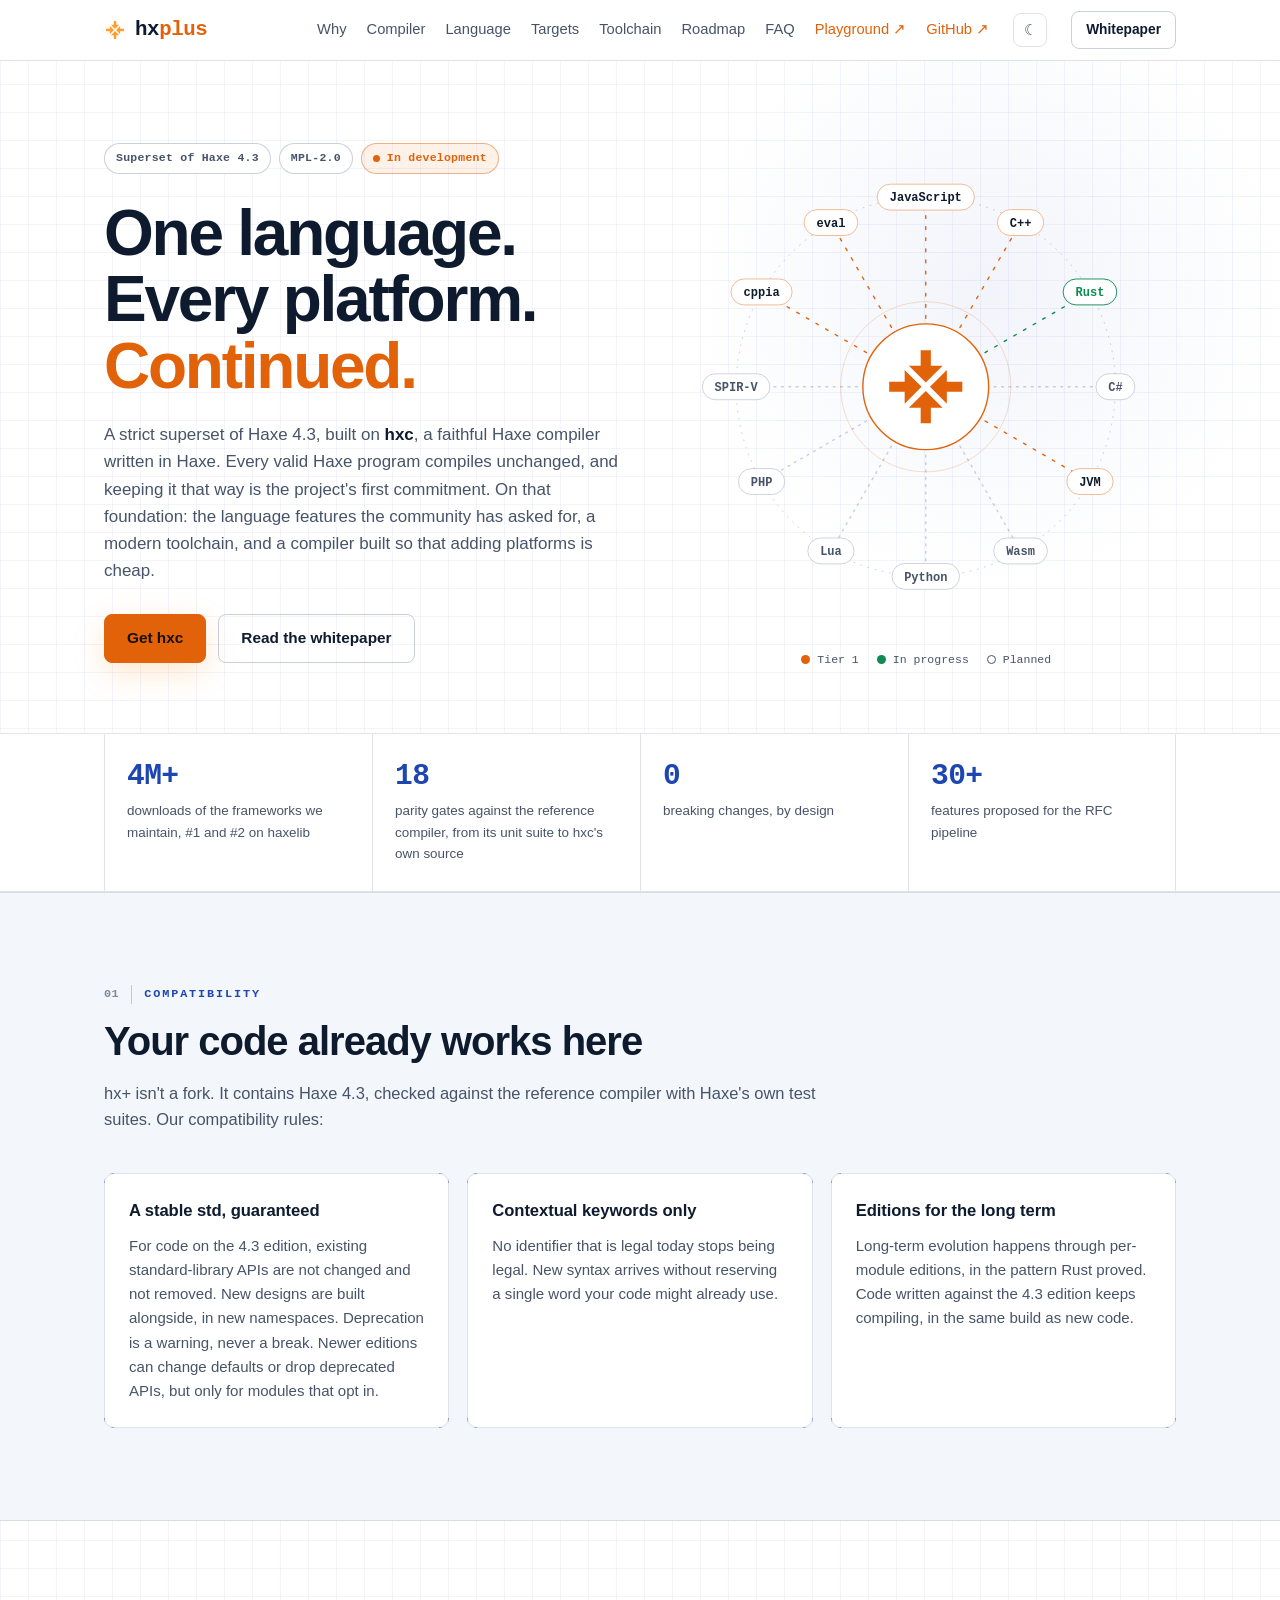
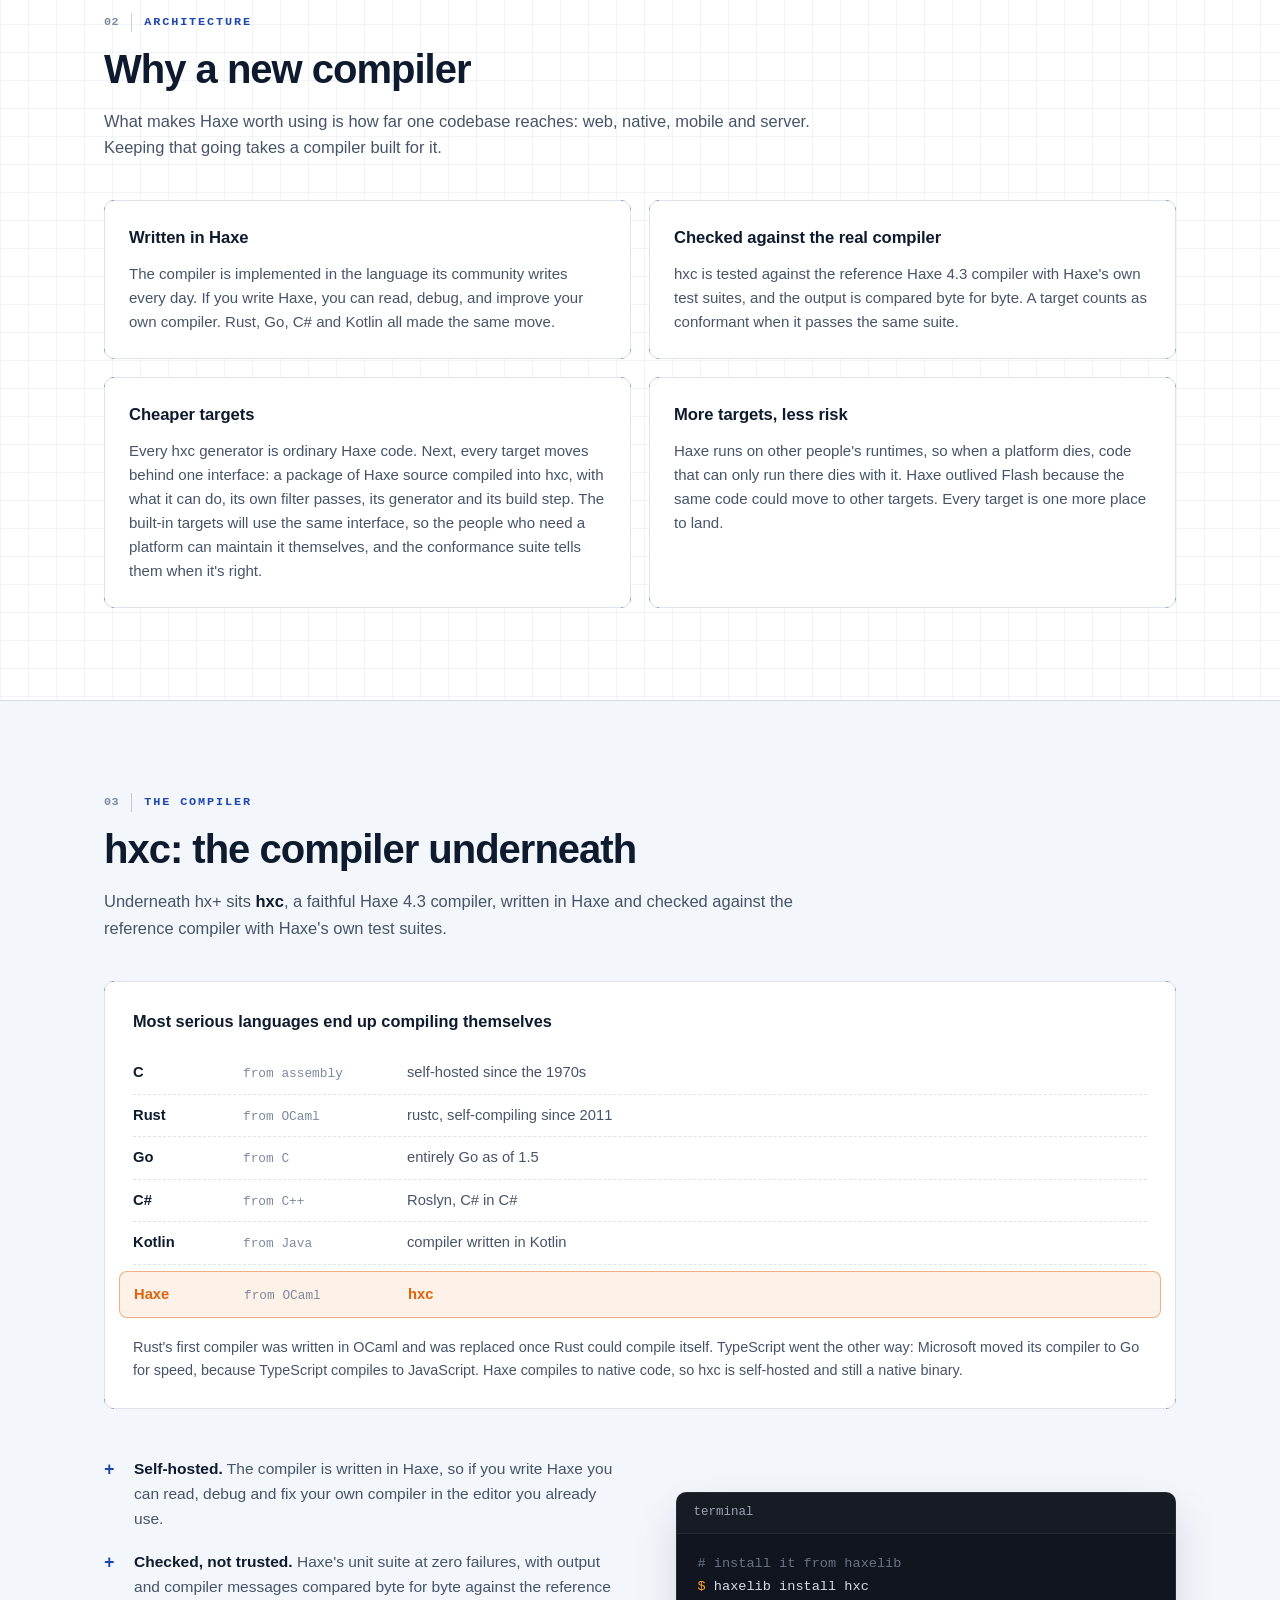
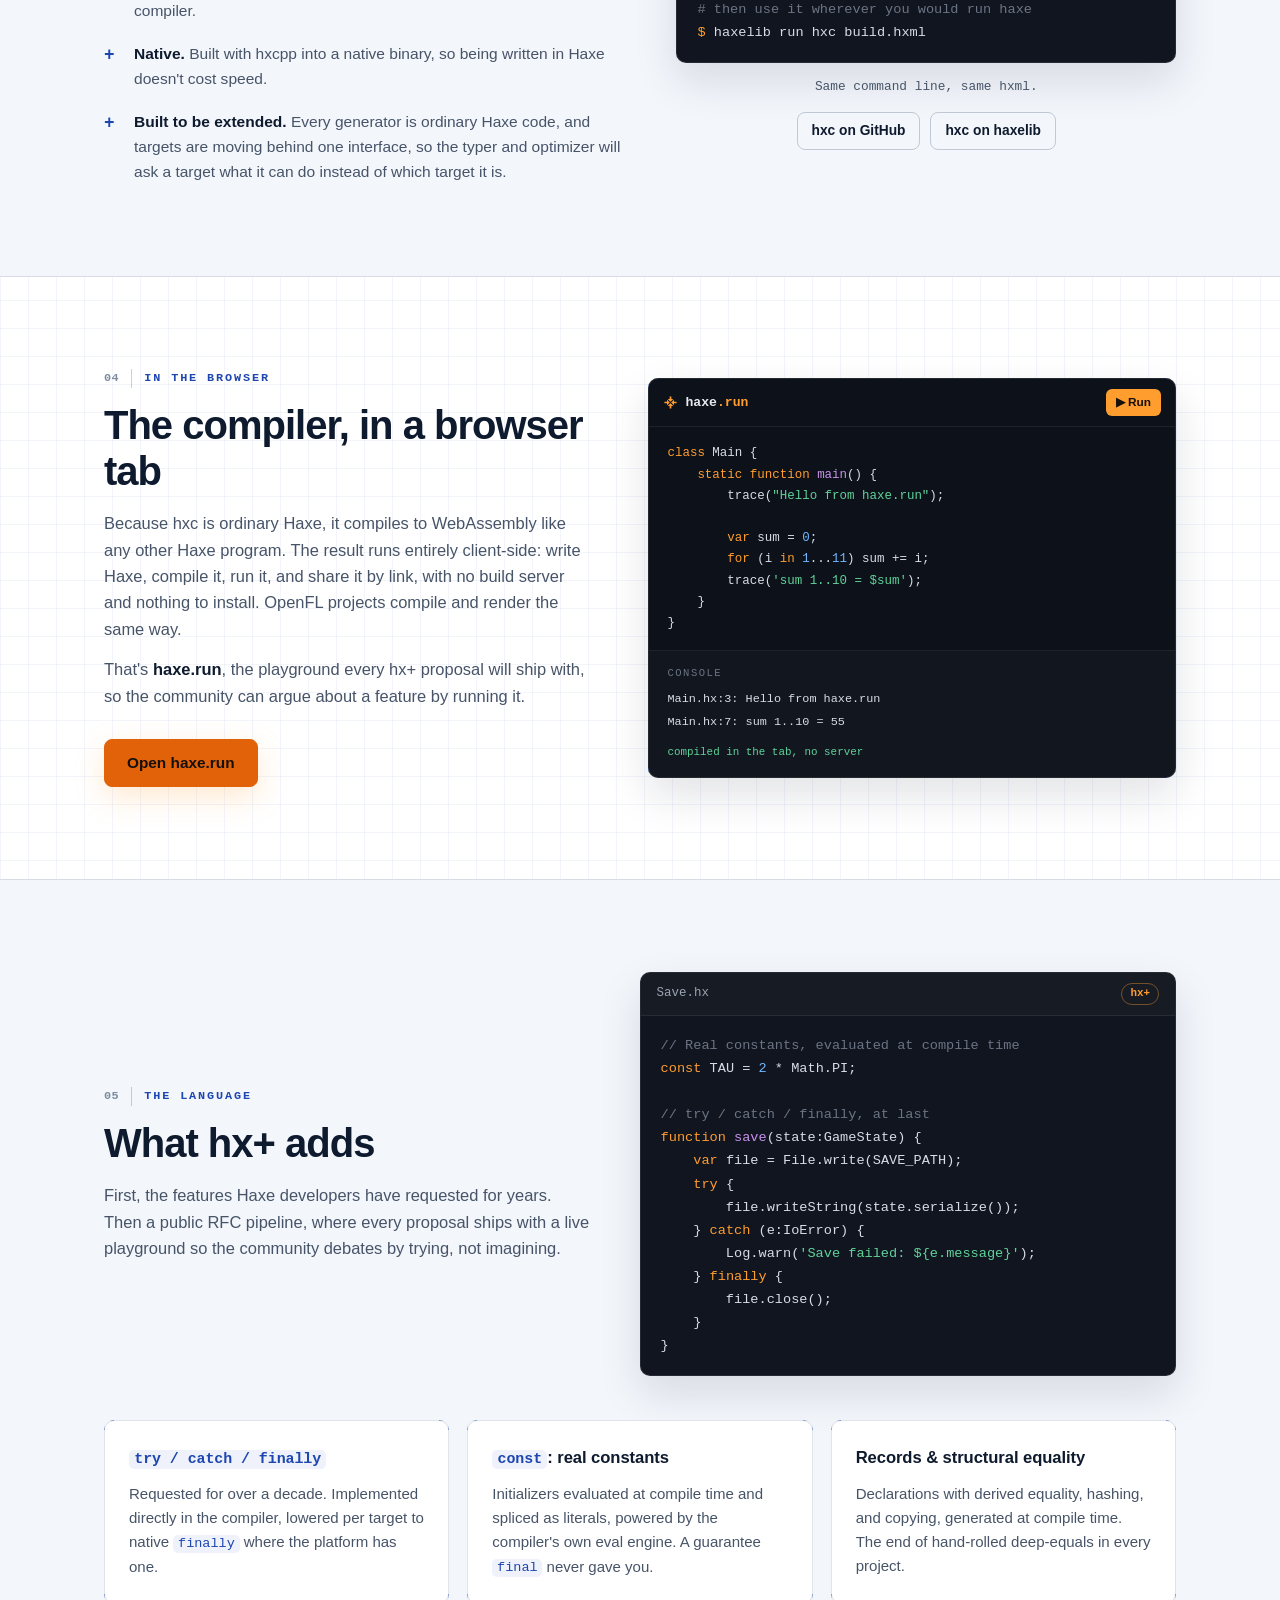
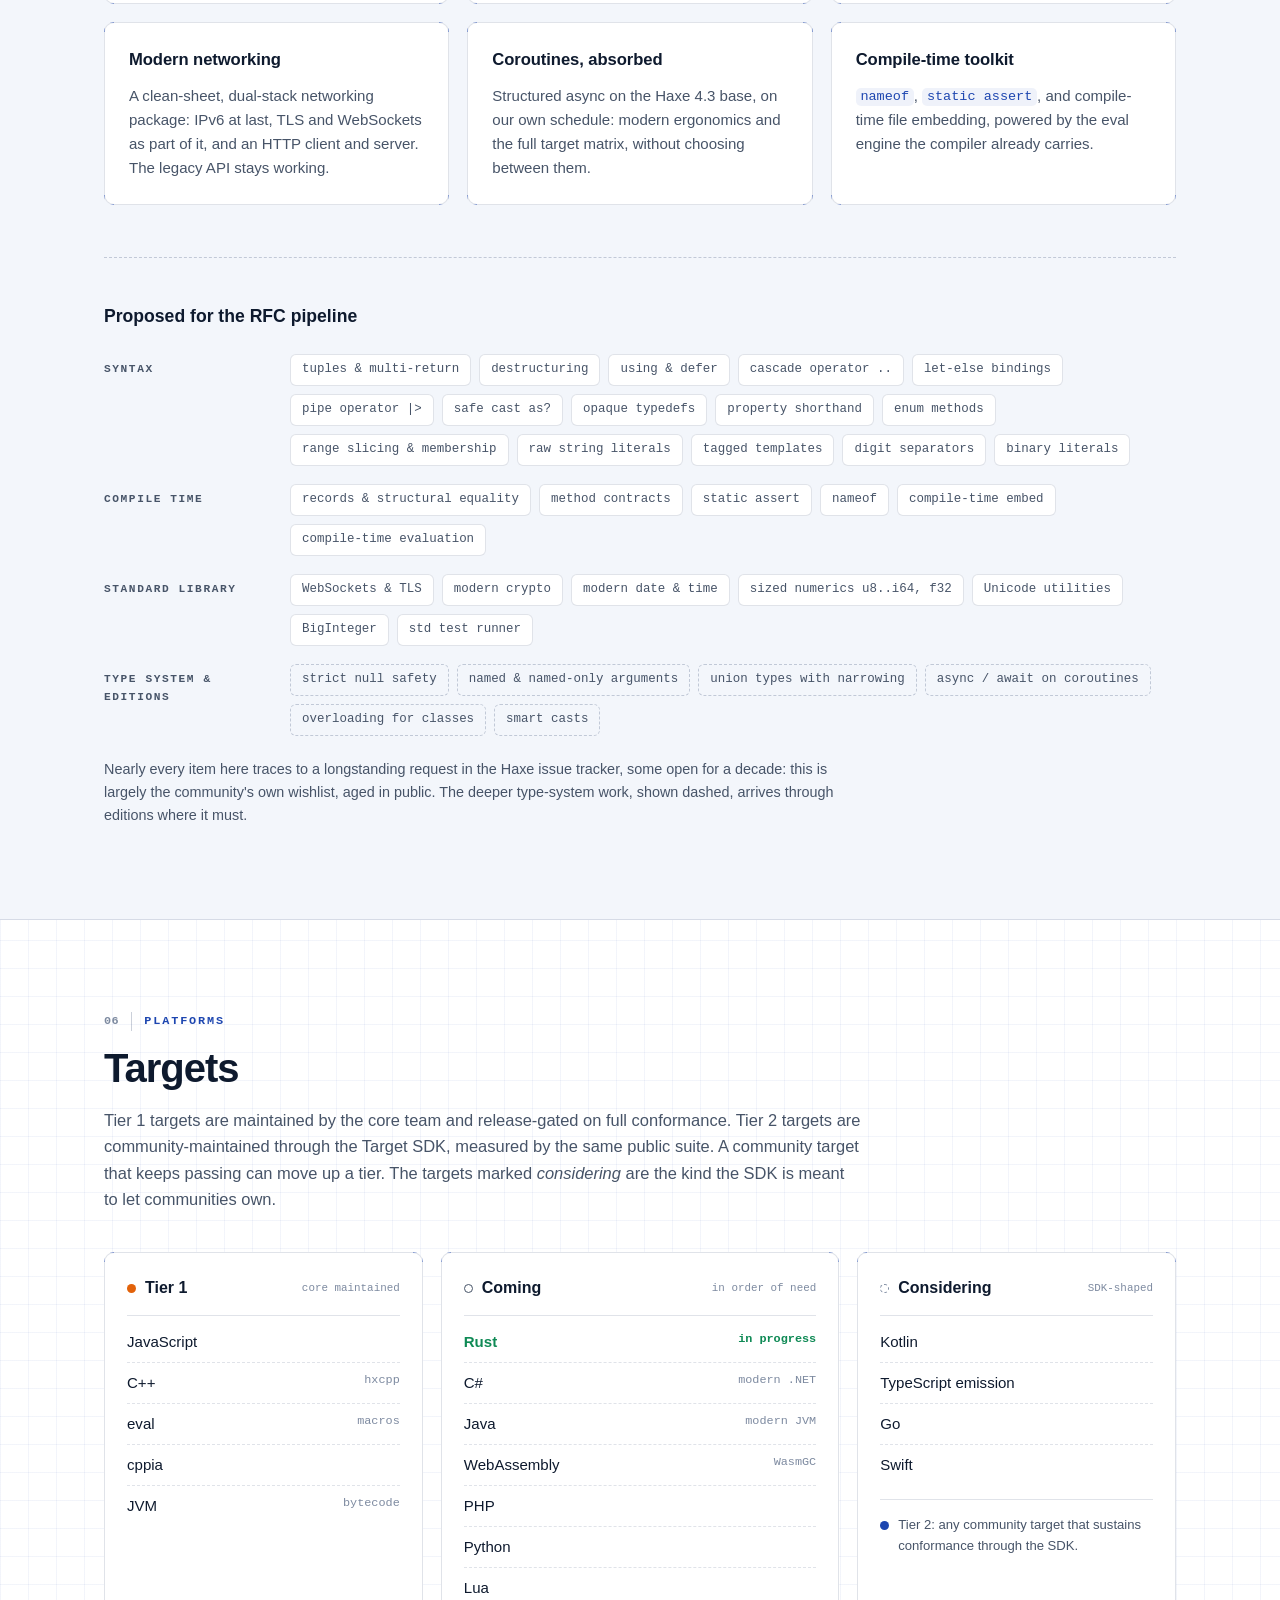
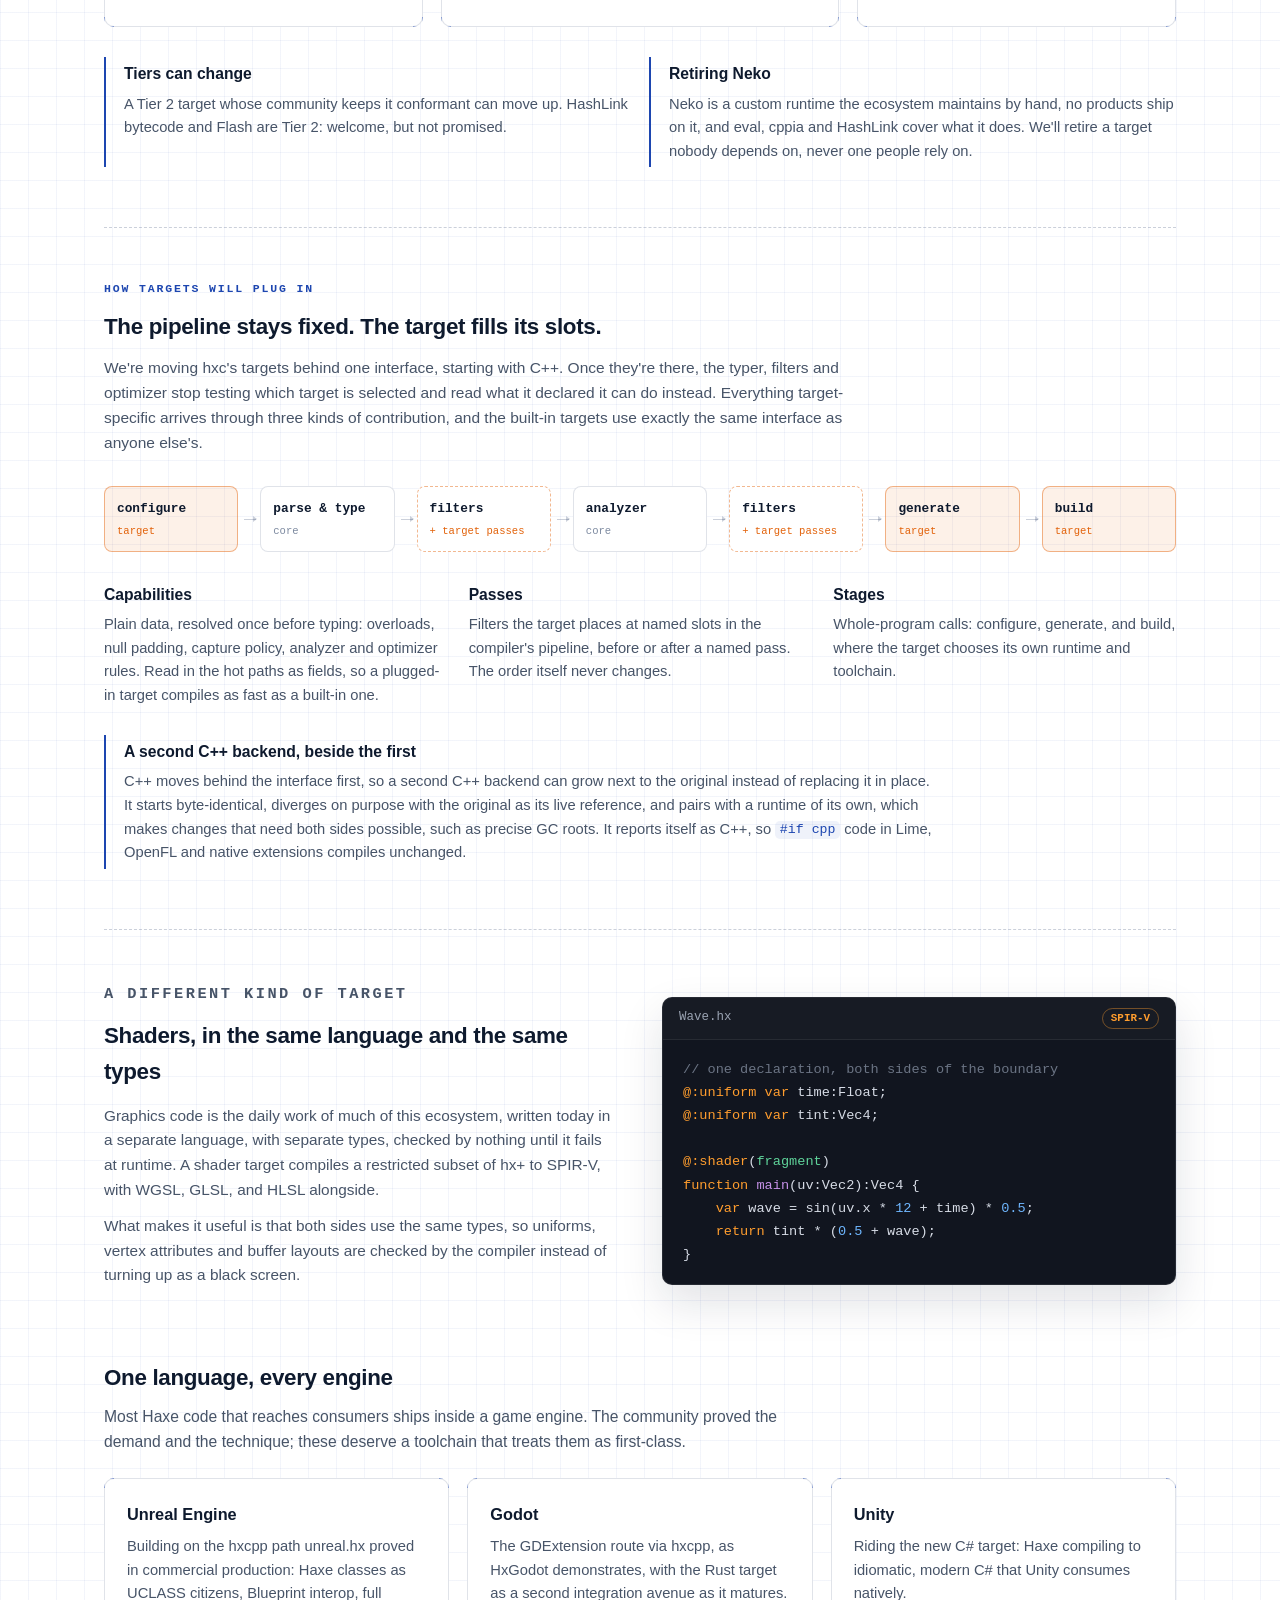
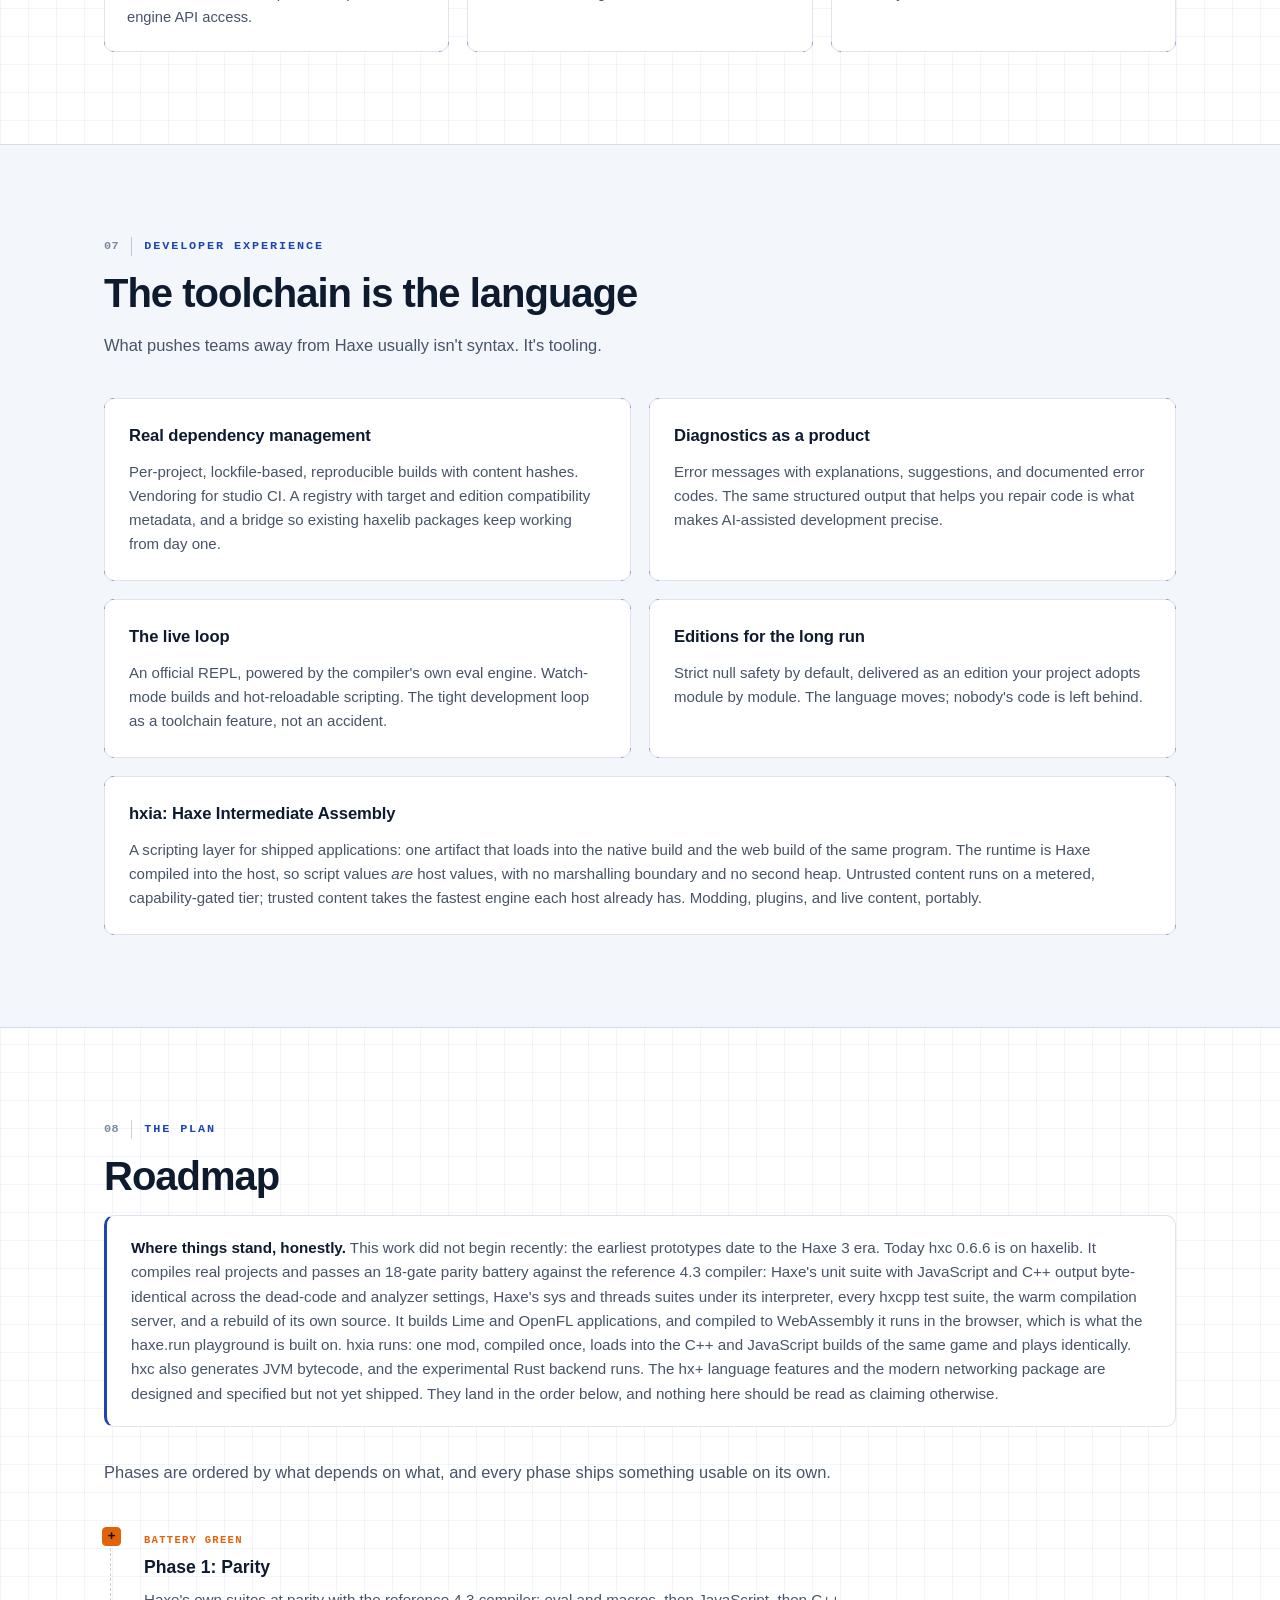
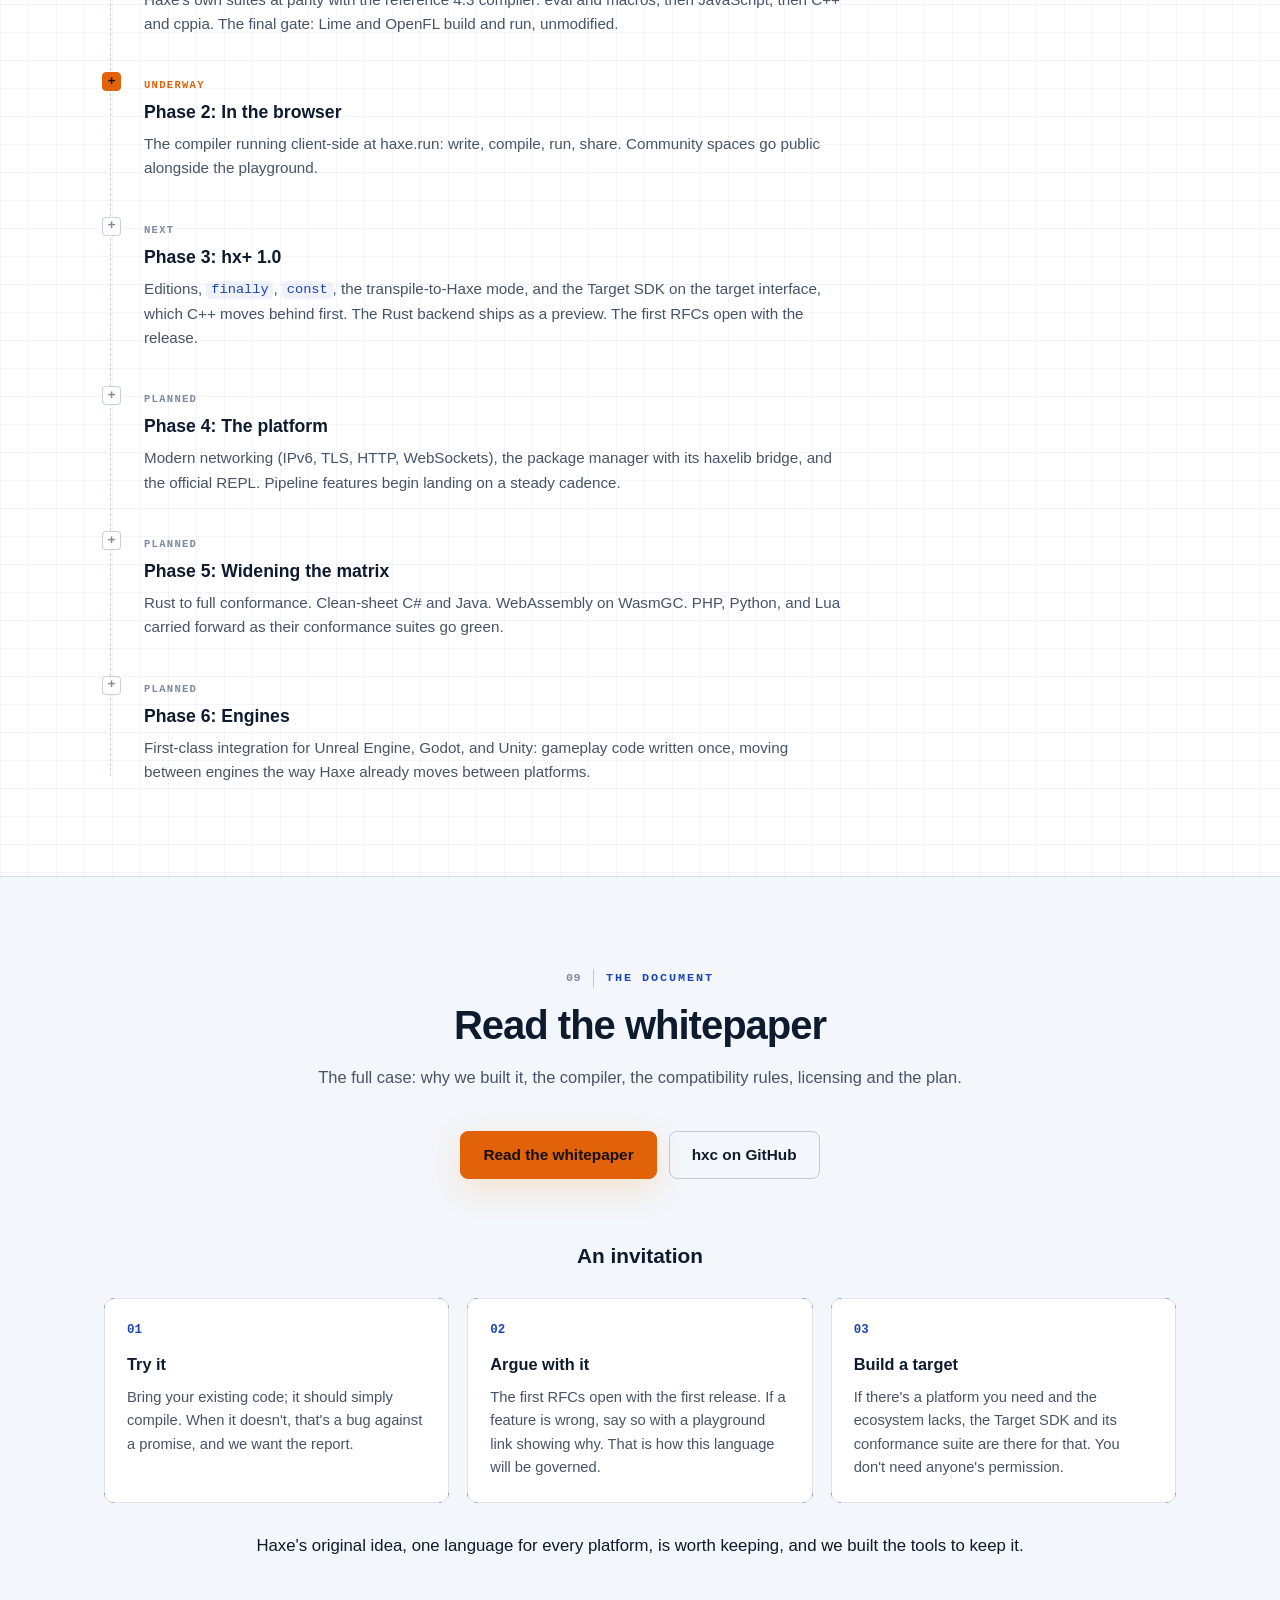
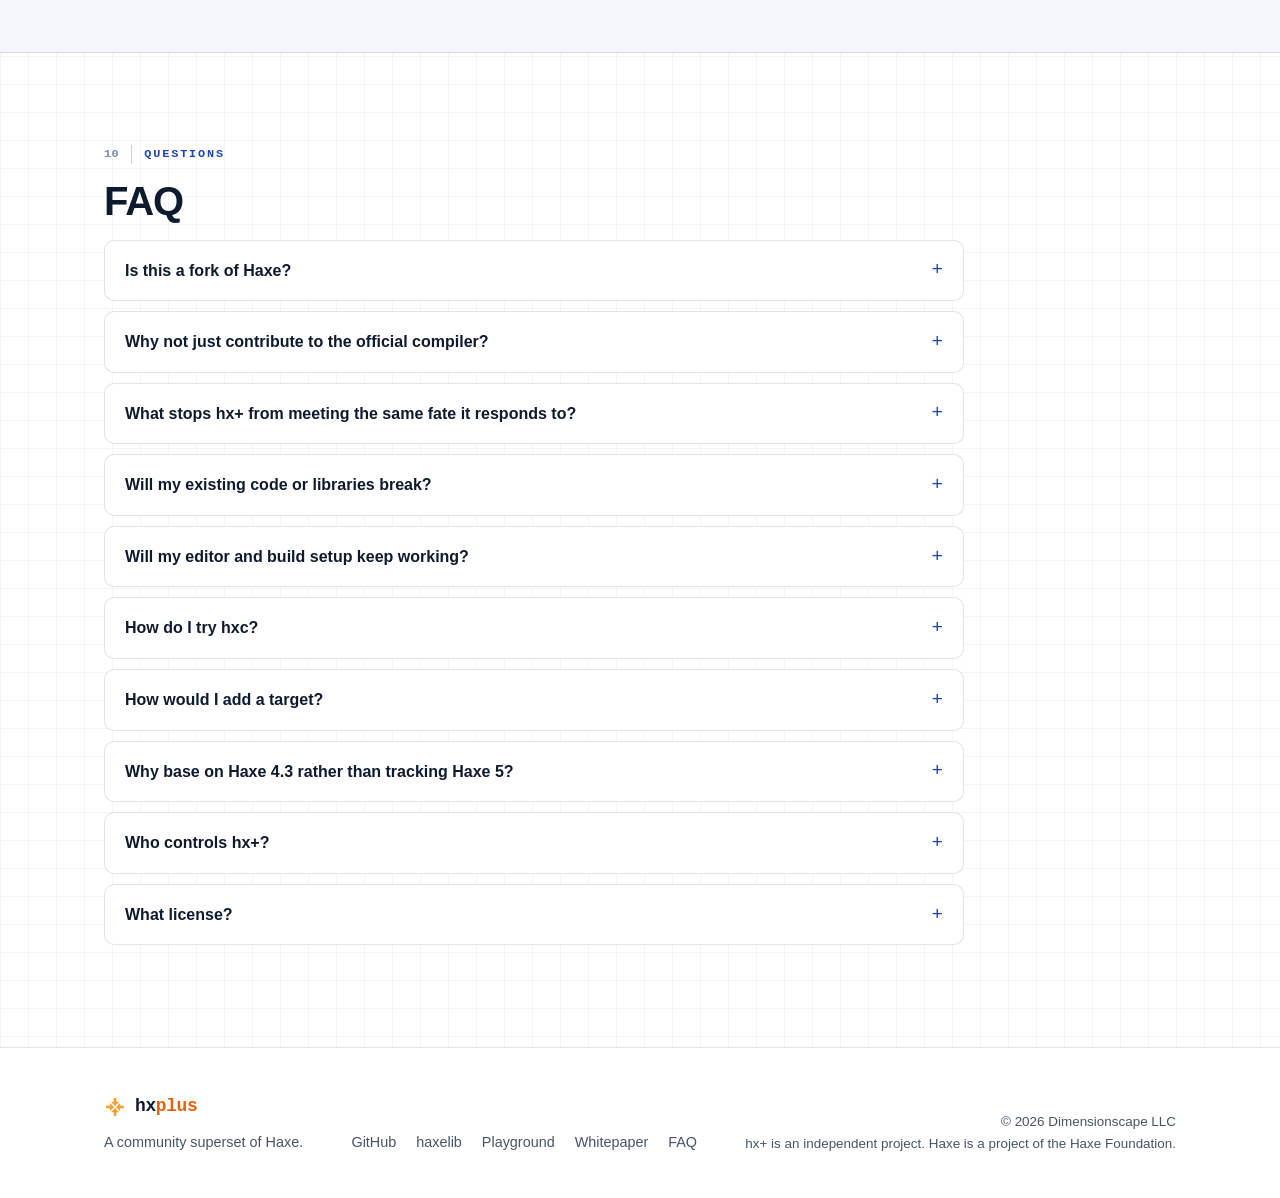
<file: index.html>
<!DOCTYPE html>
<html lang="en">
<head>
<meta charset="utf-8">
<meta name="viewport" content="width=device-width, initial-scale=1">
<title>hx+ | A community superset of Haxe</title>
<meta name="description" content="hx+ is a strict superset of Haxe 4.3, built on hxc, a compiler written in Haxe itself. One language, every platform, continued.">
<link rel="canonical" href="https://hxplus.org/">

<!-- Social preview -->
<meta property="og:type" content="website">
<meta property="og:site_name" content="hx+">
<meta property="og:title" content="hx+ | A community superset of Haxe">
<meta property="og:description" content="A strict superset of Haxe 4.3, built on hxc, a compiler written in Haxe itself. Your code compiles unchanged. One language, every platform, continued.">
<meta property="og:url" content="https://hxplus.org/">
<meta property="og:image" content="https://hxplus.org/assets/og-image.png">
<meta property="og:image:width" content="1200">
<meta property="og:image:height" content="630">
<meta name="twitter:card" content="summary_large_image">
<meta name="twitter:title" content="hx+ | A community superset of Haxe">
<meta name="twitter:description" content="A strict superset of Haxe 4.3, built on hxc, a compiler written in Haxe itself. Your code compiles unchanged.">
<meta name="twitter:image" content="https://hxplus.org/assets/og-image.png">
<meta name="theme-color" content="#0b0e14">

<link rel="icon" href="assets/favicon.svg" type="image/svg+xml">
<link rel="apple-touch-icon" href="assets/favicon.svg">
<link rel="stylesheet" href="assets/style.css">

<!-- Apply the saved theme before first paint, so light-mode visitors never see a dark flash. -->
<script>
try {
  var t = localStorage.getItem('hxplus-theme');
  if (t !== 'light' && t !== 'dark') t = matchMedia('(prefers-color-scheme: light)').matches ? 'light' : 'dark';
  document.documentElement.setAttribute('data-theme', t);
} catch (e) {}
</script>
</head>
<body>

<a class="skip-link" href="#top">Skip to content</a>

<header class="site-header">
  <div class="container header-inner">
    <a class="brand" href="#top"><img class="logo" src="assets/logo.svg" alt="">hx<span class="plus">plus</span></a>
    <nav class="site-nav" id="siteNav">
      <a href="#why">Why</a>
      <a href="#compiler">Compiler</a>
      <a href="#language">Language</a>
      <a href="#targets">Targets</a>
      <a href="#toolchain">Toolchain</a>
      <a href="#roadmap">Roadmap</a>
      <a href="#faq">FAQ</a>
      <a class="nav-out" href="https://haxe.run">Playground <span aria-hidden="true">&#8599;</span></a>
      <a class="nav-out" href="https://github.com/dimensionscape/hxc">GitHub <span aria-hidden="true">&#8599;</span></a>
    </nav>
    <button class="theme-toggle" id="themeToggle" aria-label="Toggle theme"><span class="tt-sun">&#9728;</span><span class="tt-moon">&#9790;</span></button>
    <a class="btn btn-small" href="whitepaper.html">Whitepaper</a>
    <button class="nav-toggle" id="navToggle" aria-label="Menu" aria-expanded="false" aria-controls="siteNav">
      <span></span><span></span><span></span>
    </button>
    <noscript><style>.site-nav{display:flex !important;position:static;flex-direction:row;flex-wrap:wrap;background:none;border:none;padding:0;margin-left:auto}.nav-toggle,.theme-toggle{display:none !important}.site-nav a{border:none;padding:0;font-size:.92rem}</style></noscript>
  </div>
</header>

<main id="top">

  <!-- ============ HERO ============ -->
  <section class="hero">
    <div class="container hero-grid">
      <div class="hero-copy">
        <div class="badges">
          <span class="badge">Superset of Haxe 4.3</span>
          <span class="badge">MPL-2.0</span>
          <span class="badge badge-live"><span class="live-dot"></span>In development</span>
        </div>
        <h1>One language.<br>Every platform.<br><span class="accent">Continued.</span></h1>
        <p class="lede">
          A strict superset of Haxe 4.3, built on <strong>hxc</strong>, a faithful Haxe compiler written in Haxe.
          Every valid Haxe program compiles unchanged, and keeping it that way is the project's
          first commitment. On that foundation: the language features the community has asked for,
          a modern toolchain, and a compiler built so that adding platforms is cheap.
        </p>
        <div class="cta-row">
          <a class="btn btn-primary" href="https://github.com/dimensionscape/hxc">Get hxc</a>
          <a class="btn btn-ghost" href="whitepaper.html">Read the whitepaper</a>
        </div>
      </div>

      <div class="hero-visual">
        <svg class="orbit" viewBox="0 0 540 540" role="img" aria-labelledby="orbitTitle">
          <title id="orbitTitle">One hx+ source compiling to JavaScript, C++, Rust, C#, JVM, WebAssembly, Python, Lua, PHP, SPIR-V shaders, cppia and eval</title>
          <circle class="orbit-ring" cx="270" cy="270" r="205"/>
          <circle class="orbit-ring orbit-ring-inner" cx="270" cy="270" r="92"/>
          <g class="rays">
            <line class="ray ray-t1" style="--i:0" x1="270.0" y1="196.0" x2="270.0" y2="65.0"/>
            <line class="ray ray-t1" style="--i:1" x1="307.0" y1="205.9" x2="372.5" y2="92.5"/>
            <line class="ray ray-go" style="--i:2" x1="334.1" y1="233.0" x2="447.5" y2="167.5"/>
            <line class="ray ray-plan" style="--i:3" x1="344.0" y1="270.0" x2="475.0" y2="270.0"/>
            <line class="ray ray-t1" style="--i:4" x1="334.1" y1="307.0" x2="447.5" y2="372.5"/>
            <line class="ray ray-plan" style="--i:5" x1="307.0" y1="334.1" x2="372.5" y2="447.5"/>
            <line class="ray ray-plan" style="--i:6" x1="270.0" y1="344.0" x2="270.0" y2="475.0"/>
            <line class="ray ray-plan" style="--i:7" x1="233.0" y1="334.1" x2="167.5" y2="447.5"/>
            <line class="ray ray-plan" style="--i:8" x1="205.9" y1="307.0" x2="92.5" y2="372.5"/>
            <line class="ray ray-plan" style="--i:9" x1="196.0" y1="270.0" x2="65.0" y2="270.0"/>
            <line class="ray ray-t1" style="--i:10" x1="205.9" y1="233.0" x2="92.5" y2="167.5"/>
            <line class="ray ray-t1" style="--i:11" x1="233.0" y1="205.9" x2="167.5" y2="92.5"/>
          </g>
          <g class="core" transform="translate(270 270)">
            <circle r="68"/>
            <g transform="scale(0.19) translate(-256 -256)">
              <polygon class="core-arm" points="227,48 285,48 285,136 352,136 256,232 160,136 227,136"/>
              <polygon class="core-arm" transform="rotate(90 256 256)" points="227,48 285,48 285,136 352,136 256,232 160,136 227,136"/>
              <polygon class="core-arm" transform="rotate(180 256 256)" points="227,48 285,48 285,136 352,136 256,232 160,136 227,136"/>
              <polygon class="core-arm" transform="rotate(270 256 256)" points="227,48 285,48 285,136 352,136 256,232 160,136 227,136"/>
            </g>
          </g>
          <g class="nodes">
            <g class="node node-t1" transform="translate(270.0 65.0)"><rect x="-52.5" y="-14" width="105" height="28" rx="14"/><text y="4.6">JavaScript</text></g>
            <g class="node node-t1" transform="translate(372.5 92.5)"><rect x="-25" y="-14" width="50" height="28" rx="14"/><text y="4.6">C++</text></g>
            <g class="node node-go" transform="translate(447.5 167.5)"><rect x="-29" y="-14" width="58" height="28" rx="14"/><text y="4.6">Rust</text></g>
            <g class="node node-plan" transform="translate(475.0 270.0)"><rect x="-21" y="-14" width="42" height="28" rx="14"/><text y="4.6">C#</text></g>
            <g class="node node-t1" transform="translate(447.5 372.5)"><rect x="-25" y="-14" width="50" height="28" rx="14"/><text y="4.6">JVM</text></g>
            <g class="node node-plan" transform="translate(372.5 447.5)"><rect x="-29" y="-14" width="58" height="28" rx="14"/><text y="4.6">Wasm</text></g>
            <g class="node node-plan" transform="translate(270.0 475.0)"><rect x="-36.5" y="-14" width="73" height="28" rx="14"/><text y="4.6">Python</text></g>
            <g class="node node-plan" transform="translate(167.5 447.5)"><rect x="-25" y="-14" width="50" height="28" rx="14"/><text y="4.6">Lua</text></g>
            <g class="node node-plan" transform="translate(92.5 372.5)"><rect x="-25" y="-14" width="50" height="28" rx="14"/><text y="4.6">PHP</text></g>
            <g class="node node-plan" transform="translate(65.0 270.0)"><rect x="-36.5" y="-14" width="73" height="28" rx="14"/><text y="4.6">SPIR-V</text></g>
            <g class="node node-t1" transform="translate(92.5 167.5)"><rect x="-33" y="-14" width="66" height="28" rx="14"/><text y="4.6">cppia</text></g>
            <g class="node node-t1" transform="translate(167.5 92.5)"><rect x="-29" y="-14" width="58" height="28" rx="14"/><text y="4.6">eval</text></g>
          </g>
        </svg>
        <ul class="orbit-legend" aria-hidden="true">
          <li><span class="key key-t1"></span>Tier 1</li>
          <li><span class="key key-go"></span>In progress</li>
          <li><span class="key key-plan"></span>Planned</li>
        </ul>
      </div>
    </div>
  </section>

  <!-- ============ SPEC STRIP ============ -->
  <section class="spec">
    <div class="container spec-grid">
      <div class="spec-item"><span class="spec-num">4M+</span><span class="spec-label">downloads of the frameworks we maintain, #1 and #2 on haxelib</span></div>
      <div class="spec-item"><span class="spec-num">18</span><span class="spec-label">parity gates against the reference compiler, from its unit suite to hxc&#39;s own source</span></div>
      <div class="spec-item"><span class="spec-num">0</span><span class="spec-label">breaking changes, by design</span></div>
      <div class="spec-item"><span class="spec-num">30+</span><span class="spec-label">features proposed for the RFC pipeline</span></div>
    </div>
  </section>

  <!-- ============ PROMISE ============ -->
  <section class="section section-alt" id="promise">
    <div class="container">
      <p class="eyebrow"><span class="idx">01</span>Compatibility</p>
      <h2>Your code already works here</h2>
      <p class="section-lede">
        hx+ isn't a fork. It contains Haxe 4.3, checked against the reference compiler with Haxe's own test suites. Our compatibility rules:
      </p>
      <div class="cards cards-3">
        <div class="card ticks">
          <h3>A stable std, guaranteed</h3>
          <p>For code on the 4.3 edition, existing standard-library APIs are not changed and not removed.
          New designs are built alongside, in new namespaces. Deprecation is a warning, never a break.
          Newer editions can change defaults or drop deprecated APIs, but only for modules that opt in.</p>
        </div>
        <div class="card ticks">
          <h3>Contextual keywords only</h3>
          <p>No identifier that is legal today stops being legal. New syntax arrives without
          reserving a single word your code might already use.</p>
        </div>
        <div class="card ticks">
          <h3>Editions for the long term</h3>
          <p>Long-term evolution happens through per-module editions, in the pattern Rust proved.
          Code written against the 4.3 edition keeps compiling, in the same build as new code.</p>
        </div>
      </div>
    </div>
  </section>

  <!-- ============ WHY ============ -->
  <section class="section" id="why">
    <div class="container">
      <p class="eyebrow"><span class="idx">02</span>Architecture</p>
      <h2>Why a new compiler</h2>
      <p class="section-lede">
        What makes Haxe worth using is how far one codebase reaches: web, native, mobile and server. Keeping that going takes a compiler built for it.
      </p>
      <div class="cards cards-2">
        <div class="card ticks">
          <h3>Written in Haxe</h3>
          <p>The compiler is implemented in the language its community writes every day. If you
          write Haxe, you can read, debug, and improve your own compiler. Rust, Go, C# and Kotlin all made the same move.</p>
        </div>
        <div class="card ticks">
          <h3>Checked against the real compiler</h3>
          <p>hxc is tested against the reference Haxe 4.3 compiler with Haxe's own test suites, and the output is compared byte for byte. A target counts as conformant when it passes the same suite.</p>
        </div>
        <div class="card ticks">
          <h3>Cheaper targets</h3>
          <p>Every hxc generator is ordinary Haxe code. Next, every target moves behind one interface: a package of Haxe source compiled into hxc, with what it can do, its own filter passes, its generator and its build step. The built-in targets will use the same interface, so the people who need a platform can maintain it themselves, and the conformance suite tells them when it's right.</p>
        </div>
        <div class="card ticks">
          <h3>More targets, less risk</h3>
          <p>Haxe runs on other people's runtimes, so when a platform dies, code that can only run there dies with it. Haxe outlived Flash because the same code could move to other targets. Every target is one more place to land.</p>
        </div>
      </div>
    </div>
  </section>

  <!-- ============ COMPILER ============ -->
  <section class="section section-alt" id="compiler">
    <div class="container">
      <p class="eyebrow"><span class="idx">03</span>The compiler</p>
      <h2>hxc: the compiler underneath</h2>
      <p class="section-lede">
        Underneath hx+ sits <strong>hxc</strong>, a faithful Haxe 4.3 compiler, written in Haxe and checked against the reference compiler with Haxe's own test suites.
      </p>

      <div class="precedent ticks">
        <p class="precedent-title">Most serious languages end up compiling themselves</p>
        <ol class="lineage">
          <li><span class="plang">C</span><span class="pfrom">from assembly</span><span class="pto">self-hosted since the 1970s</span></li>
          <li><span class="plang">Rust</span><span class="pfrom">from OCaml</span><span class="pto">rustc, self-compiling since 2011</span></li>
          <li><span class="plang">Go</span><span class="pfrom">from C</span><span class="pto">entirely Go as of 1.5</span></li>
          <li><span class="plang">C#</span><span class="pfrom">from C++</span><span class="pto">Roslyn, C# in C#</span></li>
          <li><span class="plang">Kotlin</span><span class="pfrom">from Java</span><span class="pto">compiler written in Kotlin</span></li>
          <li class="lineage-now"><span class="plang">Haxe</span><span class="pfrom">from OCaml</span><span class="pto">hxc</span></li>
        </ol>
        <p class="precedent-note">Rust's first compiler was written in OCaml and was replaced once Rust could compile itself. TypeScript went the other way: Microsoft moved its compiler to Go for speed, because TypeScript compiles to JavaScript. Haxe compiles to native code, so hxc is self-hosted and still a native binary.</p>
      </div>

      <div class="compiler-grid">
        <ul class="checklist">
          <li><strong>Self-hosted.</strong> The compiler is written in Haxe, so if you write Haxe you can read, debug and fix your own compiler in the editor you already use.</li>
          <li><strong>Checked, not trusted.</strong> Haxe's unit suite at zero failures, with output and compiler messages compared byte for byte against the reference compiler.</li>
          <li><strong>Native.</strong> Built with hxcpp into a native binary, so being written in Haxe doesn't cost speed.</li>
          <li><strong>Built to be extended.</strong> Every generator is ordinary Haxe code, and targets are moving behind one interface, so the typer and optimizer will ask a target what it can do instead of which target it is.</li>
        </ul>
        <div>
          <div class="code-window">
            <div class="code-titlebar"><span class="code-filename">terminal</span></div>
<pre><code><span class="c"># install it from haxelib</span>
<span class="k">$</span> haxelib install hxc
<span class="c"># then use it wherever you would run haxe</span>
<span class="k">$</span> haxelib run hxc build.hxml</code></pre>
          </div>
          <p class="code-caption">Same command line, same hxml.</p>
          <div class="code-links">
            <a class="btn btn-small" href="https://github.com/dimensionscape/hxc">hxc on GitHub</a>
            <a class="btn btn-small" href="https://lib.haxe.org/p/hxc/">hxc on haxelib</a>
          </div>
        </div>
      </div>
    </div>
  </section>

  <!-- ============ BROWSER ============ -->
  <section class="section browser-band" id="browser">
    <div class="container browser-grid">
      <div>
        <p class="eyebrow"><span class="idx">04</span>In the browser</p>
        <h2>The compiler, in a browser tab</h2>
        <p class="section-lede">
          Because hxc is ordinary Haxe, it compiles to WebAssembly like any other Haxe program.
          The result runs entirely client-side: write Haxe, compile it, run it, and share it by
          link, with no build server and nothing to install. OpenFL projects compile and render the
          same way.
        </p>
        <p class="section-lede section-lede-tight">
          That's <strong>haxe.run</strong>, the playground every hx+ proposal will ship with, so the community can argue about a feature by running it.
        </p>
        <div class="cta-row">
          <a class="btn btn-primary" href="https://haxe.run">Open haxe.run</a>
        </div>
      </div>

      <div class="playground-mock ticks" aria-hidden="true">
        <div class="pm-bar">
          <span class="pm-brand"><img src="assets/logo.svg" alt=""><span>haxe<span class="plus">.run</span></span></span>
          <span class="pm-run">&#9654; Run</span>
        </div>
        <div class="pm-body">
<pre class="pm-code"><code><span class="k">class</span> Main {
    <span class="k">static function</span> <span class="f">main</span>() {
        trace(<span class="s">"Hello from haxe.run"</span>);

        <span class="k">var</span> sum = <span class="n">0</span>;
        <span class="k">for</span> (i <span class="k">in</span> <span class="n">1</span>...<span class="n">11</span>) sum += i;
        trace(<span class="s">'sum 1..10 = $sum'</span>);
    }
}</code></pre>
          <div class="pm-out">
            <span class="pm-out-head">Console</span>
            <span class="pm-line">Main.hx:3: Hello from haxe.run</span>
            <span class="pm-line">Main.hx:7: sum 1..10 = 55</span>
            <span class="pm-meta">compiled in the tab, no server</span>
          </div>
        </div>
      </div>
    </div>
  </section>

  <!-- ============ LANGUAGE ============ -->
  <section class="section section-alt" id="language">
    <div class="container">
      <div class="language-intro">
        <div>
          <p class="eyebrow"><span class="idx">05</span>The language</p>
          <h2>What hx+ adds</h2>
          <p class="section-lede">
          First, the features Haxe developers have requested for years. Then a public RFC pipeline,
          where every proposal ships with a live playground so the community debates by trying, not imagining.
          </p>
        </div>
        <div class="code-window">
          <div class="code-titlebar"><span class="code-filename">Save.hx</span><span class="code-tag">hx+</span></div>
<pre><code><span class="c">// Real constants, evaluated at compile time</span>
<span class="k">const</span> TAU = <span class="n">2</span> * Math.PI;

<span class="c">// try / catch / finally, at last</span>
<span class="k">function</span> <span class="f">save</span>(state:GameState) {
    <span class="k">var</span> file = File.write(SAVE_PATH);
    <span class="k">try</span> {
        file.writeString(state.serialize());
    } <span class="k">catch</span> (e:IoError) {
        Log.warn(<span class="s">'Save failed: ${e.message}'</span>);
    } <span class="k">finally</span> {
        file.close();
    }
}</code></pre>
        </div>
      </div>

      <div class="cards cards-3">
        <div class="card ticks">
          <h3><code>try / catch / finally</code></h3>
          <p>Requested for over a decade. Implemented directly in the compiler, lowered per target
          to native <code>finally</code> where the platform has one.</p>
        </div>
        <div class="card ticks">
          <h3><code>const</code>: real constants</h3>
          <p>Initializers evaluated at compile time and spliced as literals, powered by the
          compiler's own eval engine. A guarantee <code>final</code> never gave you.</p>
        </div>
        <div class="card ticks">
          <h3>Records &amp; structural equality</h3>
          <p>Declarations with derived equality, hashing, and copying, generated at compile time.
          The end of hand-rolled deep-equals in every project.</p>
        </div>
        <div class="card ticks">
          <h3>Modern networking</h3>
          <p>A clean-sheet, dual-stack networking package: IPv6 at last, TLS and WebSockets as
          part of it, and an HTTP client and server. The legacy API stays working.</p>
        </div>
        <div class="card ticks">
          <h3>Coroutines, absorbed</h3>
          <p>Structured async on the Haxe 4.3 base, on our own schedule: modern ergonomics and the
          full target matrix, without choosing between them.</p>
        </div>
        <div class="card ticks">
          <h3>Compile-time toolkit</h3>
          <p><code>nameof</code>, <code>static assert</code>, and compile-time file embedding,
          powered by the eval engine the compiler already carries.</p>
        </div>
      </div>

      <div class="pipeline">
        <h3 class="pipeline-title">Proposed for the RFC pipeline</h3>

        <div class="chip-group">
          <span class="chip-label">Syntax</span>
          <div class="chips">
            <span class="chip">tuples &amp; multi-return</span>
            <span class="chip">destructuring</span>
            <span class="chip">using &amp; defer</span>
            <span class="chip">cascade operator ..</span>
            <span class="chip">let-else bindings</span>
            <span class="chip">pipe operator |&gt;</span>
            <span class="chip">safe cast as?</span>
            <span class="chip">opaque typedefs</span>
            <span class="chip">property shorthand</span>
            <span class="chip">enum methods</span>
            <span class="chip">range slicing &amp; membership</span>
            <span class="chip">raw string literals</span>
            <span class="chip">tagged templates</span>
            <span class="chip">digit separators</span>
            <span class="chip">binary literals</span>
          </div>
        </div>

        <div class="chip-group">
          <span class="chip-label">Compile time</span>
          <div class="chips">
            <span class="chip">records &amp; structural equality</span>
            <span class="chip">method contracts</span>
            <span class="chip">static assert</span>
            <span class="chip">nameof</span>
            <span class="chip">compile-time embed</span>
            <span class="chip">compile-time evaluation</span>
          </div>
        </div>

        <div class="chip-group">
          <span class="chip-label">Standard library</span>
          <div class="chips">
            <span class="chip">WebSockets &amp; TLS</span>
            <span class="chip">modern crypto</span>
            <span class="chip">modern date &amp; time</span>
            <span class="chip">sized numerics u8..i64, f32</span>
            <span class="chip">Unicode utilities</span>
            <span class="chip">BigInteger</span>
            <span class="chip">std test runner</span>
          </div>
        </div>

        <div class="chip-group">
          <span class="chip-label">Type system &amp; editions</span>
          <div class="chips">
            <span class="chip chip-deep">strict null safety</span>
            <span class="chip chip-deep">named &amp; named-only arguments</span>
            <span class="chip chip-deep">union types with narrowing</span>
            <span class="chip chip-deep">async / await on coroutines</span>
            <span class="chip chip-deep">overloading for classes</span>
            <span class="chip chip-deep">smart casts</span>
          </div>
        </div>

        <p class="pipeline-note">Nearly every item here traces to a longstanding request in the Haxe issue tracker, some open for a decade: this is largely the community's own wishlist, aged in public.
        The deeper type-system work, shown dashed, arrives through editions where it must.</p>
      </div>
    </div>
  </section>

  <!-- ============ TARGETS ============ -->
  <section class="section" id="targets">
    <div class="container">
      <p class="eyebrow"><span class="idx">06</span>Platforms</p>
      <h2>Targets</h2>
      <p class="section-lede">
        Tier 1 targets are maintained by the core team and release-gated on full conformance.
        Tier 2 targets are community-maintained through the Target SDK, measured by the same public suite.
        A community target that keeps passing can move up a tier. The targets marked <em>considering</em> are the kind the SDK is meant to let communities own.
      </p>

      <div class="board">
        <div class="board-col ticks">
          <p class="board-head"><span class="key key-t1"></span>Tier 1<span class="board-sub">core maintained</span></p>
          <ul>
            <li>JavaScript</li>
            <li>C++ <span class="aside">hxcpp</span></li>
            <li>eval <span class="aside">macros</span></li>
            <li>cppia</li>
            <li>JVM <span class="aside">bytecode</span></li>
          </ul>
        </div>
        <div class="board-col ticks">
          <p class="board-head"><span class="key key-plan"></span>Coming<span class="board-sub">in order of need</span></p>
          <ul>
            <li class="going">Rust <span class="aside">in progress</span></li>
            <li>C# <span class="aside">modern .NET</span></li>
            <li>Java <span class="aside">modern JVM</span></li>
            <li>WebAssembly <span class="aside">WasmGC</span></li>
            <li>PHP</li>
            <li>Python</li>
            <li>Lua</li>
          </ul>
        </div>
        <div class="board-col ticks">
          <p class="board-head"><span class="key key-cons"></span>Considering<span class="board-sub">SDK-shaped</span></p>
          <ul>
            <li>Kotlin</li>
            <li>TypeScript emission</li>
            <li>Go</li>
            <li>Swift</li>
          </ul>
          <p class="board-foot"><span class="key key-t2"></span>Tier 2: any community target that sustains conformance through the SDK.</p>
        </div>
      </div>

      <div class="notes-grid">
        <div class="note-card">
          <h4>Tiers can change</h4>
          <p>A Tier 2 target whose community keeps it conformant can move up. HashLink bytecode and Flash are Tier 2: welcome, but not promised.</p>
        </div>
        <div class="note-card">
          <h4>Retiring Neko</h4>
          <p>Neko is a custom runtime the ecosystem maintains by hand, no products ship on it, and eval, cppia and HashLink cover what it does. We'll retire a target nobody depends on, never one people rely on.</p>
        </div>
      </div>

      <div class="plug">
        <p class="shader-kicker">How targets will plug in</p>
        <h3 class="plug-title">The pipeline stays fixed. The target fills its slots.</h3>
        <p class="plug-lede">We're moving hxc's targets behind one interface, starting with C++. Once they're there, the typer, filters and optimizer stop testing which target is selected and read what it declared it can do instead. Everything target-specific arrives through three kinds of contribution, and the built-in targets use exactly the same interface as anyone else's.</p>

        <ol class="flow" aria-label="Compilation pipeline">
          <li class="flow-target"><span class="flow-name">configure</span><span class="flow-who">target</span></li>
          <li><span class="flow-name">parse &amp; type</span><span class="flow-who">core</span></li>
          <li class="flow-mixed"><span class="flow-name">filters</span><span class="flow-who">+ target passes</span></li>
          <li><span class="flow-name">analyzer</span><span class="flow-who">core</span></li>
          <li class="flow-mixed"><span class="flow-name">filters</span><span class="flow-who">+ target passes</span></li>
          <li class="flow-target"><span class="flow-name">generate</span><span class="flow-who">target</span></li>
          <li class="flow-target"><span class="flow-name">build</span><span class="flow-who">target</span></li>
        </ol>

        <div class="plug-grid">
          <div class="plug-item">
            <h4>Capabilities</h4>
            <p>Plain data, resolved once before typing: overloads, null padding, capture policy,
            analyzer and optimizer rules. Read in the hot paths as fields, so a plugged-in target
            compiles as fast as a built-in one.</p>
          </div>
          <div class="plug-item">
            <h4>Passes</h4>
            <p>Filters the target places at named slots in the compiler's pipeline, before or after a
            named pass. The order itself never changes.</p>
          </div>
          <div class="plug-item">
            <h4>Stages</h4>
            <p>Whole-program calls: configure, generate, and build, where the target chooses its own
            runtime and toolchain.</p>
          </div>
        </div>

        <div class="note-card plug-note">
          <h4>A second C++ backend, beside the first</h4>
          <p>C++ moves behind the interface first, so a second C++ backend can grow next to the
          original instead of replacing it in place. It starts byte-identical, diverges on purpose with
          the original as its live reference, and pairs with a runtime of its own, which makes changes
          that need both sides possible, such as precise GC roots. It reports itself as C++, so
          <code>#if cpp</code> code in Lime, OpenFL and native extensions compiles unchanged.</p>
        </div>
      </div>

      <div class="shader-block">
        <div class="shader-copy">
          <p class="shader-kicker">A different kind of target</p>
          <h3>Shaders, in the same language and the same types</h3>
          <p>Graphics code is the daily work of much of this ecosystem, written today in a separate
          language, with separate types, checked by nothing until it fails at runtime. A shader target
          compiles a restricted subset of hx+ to SPIR-V, with WGSL, GLSL, and HLSL alongside.</p>
          <p>What makes it useful is that both sides use the same types, so uniforms, vertex attributes and buffer layouts are checked by the compiler instead of turning up as a black screen.</p>
        </div>
        <div class="code-window">
          <div class="code-titlebar"><span class="code-filename">Wave.hx</span><span class="code-tag">SPIR-V</span></div>
<pre><code><span class="c">// one declaration, both sides of the boundary</span>
<span class="k">@:uniform</span> <span class="k">var</span> time:Float;
<span class="k">@:uniform</span> <span class="k">var</span> tint:Vec4;

<span class="k">@:shader</span>(<span class="s">fragment</span>)
<span class="k">function</span> <span class="f">main</span>(uv:Vec2):Vec4 {
    <span class="k">var</span> wave = sin(uv.x * <span class="n">12</span> + time) * <span class="n">0.5</span>;
    <span class="k">return</span> tint * (<span class="n">0.5</span> + wave);
}</code></pre>
        </div>
      </div>

      <div class="engines">
        <p class="engines-title">One language, every engine</p>
        <p class="engines-lede">Most Haxe code that reaches consumers ships inside a game engine. The
        community proved the demand and the technique; these deserve a toolchain that treats them as
        first-class.</p>
        <div class="engine-grid">
          <div class="engine ticks">
            <h4>Unreal Engine</h4>
            <p>Building on the hxcpp path unreal.hx proved in commercial production: Haxe classes as
            UCLASS citizens, Blueprint interop, full engine API access.</p>
          </div>
          <div class="engine ticks">
            <h4>Godot</h4>
            <p>The GDExtension route via hxcpp, as HxGodot demonstrates, with the Rust target as a second
            integration avenue as it matures.</p>
          </div>
          <div class="engine ticks">
            <h4>Unity</h4>
            <p>Riding the new C# target: Haxe compiling to idiomatic, modern C# that Unity consumes
            natively.</p>
          </div>
        </div>
      </div>
    </div>
  </section>

  <!-- ============ TOOLCHAIN ============ -->
  <section class="section section-alt" id="toolchain">
    <div class="container">
      <p class="eyebrow"><span class="idx">07</span>Developer experience</p>
      <h2>The toolchain is the language</h2>
      <p class="section-lede">What pushes teams away from Haxe usually isn't syntax. It's tooling.</p>
      <div class="cards cards-2">
        <div class="card ticks">
          <h3>Real dependency management</h3>
          <p>Per-project, lockfile-based, reproducible builds with content hashes. Vendoring for
          studio CI. A registry with target and edition compatibility metadata, and a bridge so
          existing haxelib packages keep working from day one.</p>
        </div>
        <div class="card ticks">
          <h3>Diagnostics as a product</h3>
          <p>Error messages with explanations, suggestions, and documented error codes. The same
          structured output that helps you repair code is what makes AI-assisted development precise.</p>
        </div>
        <div class="card ticks">
          <h3>The live loop</h3>
          <p>An official REPL, powered by the compiler's own eval engine. Watch-mode builds and
          hot-reloadable scripting. The tight development loop as a toolchain feature, not an accident.</p>
        </div>
        <div class="card ticks">
          <h3>Editions for the long run</h3>
          <p>Strict null safety by default, delivered as an edition your project adopts module by
          module. The language moves; nobody's code is left behind.</p>
        </div>
        <div class="card ticks card-wide">
          <h3>hxia: Haxe Intermediate Assembly</h3>
          <p>A scripting layer for shipped applications: one artifact that loads into the native
          build and the web build of the same program. The runtime is Haxe compiled into the host,
          so script values <em>are</em> host values, with no marshalling boundary and no second heap.
          Untrusted content runs on a metered, capability-gated tier; trusted content takes the
          fastest engine each host already has. Modding, plugins, and live content, portably.</p>
        </div>
      </div>
    </div>
  </section>

  <!-- ============ ROADMAP ============ -->
  <section class="section" id="roadmap">
    <div class="container">
      <p class="eyebrow"><span class="idx">08</span>The plan</p>
      <h2>Roadmap</h2>
      <div class="status-box">
        <p><strong>Where things stand, honestly.</strong> This work did not begin recently: the earliest
        prototypes date to the Haxe 3 era. Today hxc 0.6.6 is on haxelib. It compiles real projects and passes an 18-gate parity battery against the reference 4.3 compiler: Haxe's unit suite with JavaScript and C++ output
        byte-identical across the dead-code and analyzer settings, Haxe's sys and threads suites under its interpreter, every hxcpp test suite, the warm compilation server, and a rebuild of its
        own source. It builds Lime and OpenFL applications, and compiled to WebAssembly it runs in the browser, which is what the haxe.run playground is built on. hxia runs: one mod, compiled once, loads into the C++ and JavaScript builds of
        the same game and plays identically. hxc also generates JVM bytecode, and the experimental Rust backend runs. The hx+ language features and the modern networking package are designed
        and specified but not yet shipped. They land in the order below, and nothing here should be read as
        claiming otherwise.</p>
      </div>
      <p class="section-lede">Phases are ordered by what depends on what, and every phase ships something usable on its own.</p>
      <ol class="timeline">
        <li class="is-active">
          <span class="phase-state">Battery green</span>
          <h3>Phase 1: Parity</h3>
          <p>Haxe's own suites at parity with the reference 4.3 compiler: eval and macros, then JavaScript,
          then C++ and cppia. The final gate: Lime and OpenFL build and run, unmodified.</p>
        </li>
        <li class="is-active">
          <span class="phase-state">Underway</span>
          <h3>Phase 2: In the browser</h3>
          <p>The compiler running client-side at haxe.run: write, compile, run, share. Community spaces go public alongside the playground.</p>
        </li>
        <li>
          <span class="phase-state">Next</span>
          <h3>Phase 3: hx+ 1.0</h3>
          <p>Editions, <code>finally</code>, <code>const</code>, the transpile-to-Haxe mode, and
          the Target SDK on the target interface, which C++ moves behind first. The Rust backend ships as a
          preview. The first RFCs open with the release.</p>
        </li>
        <li>
          <span class="phase-state">Planned</span>
          <h3>Phase 4: The platform</h3>
          <p>Modern networking (IPv6, TLS, HTTP, WebSockets), the package manager with its haxelib
          bridge, and the official REPL. Pipeline features begin landing on a steady cadence.</p>
        </li>
        <li>
          <span class="phase-state">Planned</span>
          <h3>Phase 5: Widening the matrix</h3>
          <p>Rust to full conformance. Clean-sheet C# and Java. WebAssembly on WasmGC. PHP, Python, and Lua carried forward as their conformance suites go
          green.</p>
        </li>
        <li>
          <span class="phase-state">Planned</span>
          <h3>Phase 6: Engines</h3>
          <p>First-class integration for Unreal Engine, Godot, and Unity: gameplay code written
          once, moving between engines the way Haxe already moves between platforms.</p>
        </li>
      </ol>
    </div>
  </section>

  <!-- ============ WHITEPAPER CTA ============ -->
  <section class="section section-alt" id="whitepaper">
    <div class="container whitepaper-cta">
      <p class="eyebrow eyebrow-center"><span class="idx">09</span>The document</p>
      <h2>Read the whitepaper</h2>
      <p class="section-lede">
        The full case: why we built it, the compiler, the compatibility rules, licensing and the plan.
      </p>
      <div class="cta-row cta-center">
        <a class="btn btn-primary" href="whitepaper.html">Read the whitepaper</a>
        <a class="btn btn-ghost" href="https://github.com/dimensionscape/hxc">hxc on GitHub</a>
      </div>

      <div class="invitation">
        <p class="invitation-title">An invitation</p>
        <div class="invite-grid">
          <div class="invite ticks">
            <span class="invite-num">01</span>
            <h4>Try it</h4>
            <p>Bring your existing code; it should simply compile. When it doesn't, that's a bug against
            a promise, and we want the report.</p>
          </div>
          <div class="invite ticks">
            <span class="invite-num">02</span>
            <h4>Argue with it</h4>
            <p>The first RFCs open with the first release. If a feature is wrong, say so with a playground
            link showing why. That is how this language will be governed.</p>
          </div>
          <div class="invite ticks">
            <span class="invite-num">03</span>
            <h4>Build a target</h4>
            <p>If there's a platform you need and the ecosystem lacks, the Target SDK and its conformance
            suite are there for that. You don't need anyone's permission.</p>
          </div>
        </div>
        <p class="invitation-close">Haxe's original idea, one language for every platform, is worth keeping, and we built the tools to keep it.</p>
      </div>
    </div>
  </section>

  <!-- ============ FAQ ============ -->
  <section class="section" id="faq">
    <div class="container faq">
      <p class="eyebrow"><span class="idx">10</span>Questions</p>
      <h2>FAQ</h2>
      <details>
        <summary>Is this a fork of Haxe?</summary>
        <p>No. hx+ contains Haxe 4.3. Your code compiles unchanged, and keeping it that way is the project's first commitment. hxc is a faithful Haxe 4.3 compiler, and hx+ is a strict superset on top of it.</p>
      </details>
      <details>
        <summary>Why not just contribute to the official compiler?</summary>
        <p>The problem isn't a shortage of hands; it's structural. An OCaml codebase limits contributors to people who know both worlds well. hxc changes the structure instead. Nothing is held back: everything we build is open, and MPL code can go into GPL projects, so upstream can take any of it.</p>
      </details>
      <details>
        <summary>What stops hx+ from meeting the same fate it responds to?</summary>
        <p>Incentives and design. The people maintaining this toolchain ship the ecosystem's most used frameworks on it, so keeping it healthy isn't optional for us. It also doesn't depend on a small group's attention: the compiler is written in the language its users already know, correctness is checked by test suites instead of living in a few people's heads, and targets are owned by the communities that need them.</p>
      </details>
      <details>
        <summary>Will my existing code or libraries break?</summary>
        <p>No. That is the one promise this entire project is architected around. Existing std APIs
        are stable and stay in place, new syntax is contextual-keyword only, divergence is opt-in,
        and the narrow exceptions (security fixes, platform withdrawals) are published in advance.</p>
      </details>
      <details>
        <summary>Will my editor and build setup keep working?</summary>
        <p>Yes. The compiler presents the same CLI and hxml interface, works with existing haxelib
        workflows, and speaks the same display and diagnostics protocol that powers today's IDE plugins.</p>
      </details>
      <details>
        <summary>How do I try hxc?</summary>
        <p>Install it from haxelib with <code>haxelib install hxc</code>, then run
        <code>haxelib run hxc build.hxml</code> wherever you would run haxe. The package includes the
        compiler for Windows x64; on other platforms, build it from source (see
        <a href="https://github.com/dimensionscape/hxc">GitHub</a>). Or try it with nothing installed at <a href="https://haxe.run">haxe.run</a>.</p>
      </details>
      <details>
        <summary>How would I add a target?</summary>
        <p>Write it as a package of Haxe source: the capabilities it declares, any filter passes it
        needs, a generator and a build step. Put it on the class path and rebuild hxc with hxc. The
        built-in targets are written the same way, and you test yours with the same conformance gate
        that brought hxc to parity.</p>
      </details>
      <details>
        <summary>Why base on Haxe 4.3 rather than tracking Haxe 5?</summary>
        <p>Haxe 4.3 is the last release line with the full target matrix, and the target matrix is
        the point. The language evolves independently on that base, with its own release cadence, and absorbs
        individual improvements from any source when they serve the goal.</p>
      </details>
      <details>
        <summary>Who controls hx+?</summary>
        <p>An open RFC process, in public, with working playground demos attached to every proposal.
        The compatibility guarantees are standing commitments, not preferences.</p>
      </details>
      <details>
        <summary>What license?</summary>
        <p>Mozilla Public License 2.0 wherever the code is ours to license. File-level copyleft keeps
        compiler improvements open; applications and engines that embed the toolchain take on no
        obligations for their own code.</p>
      </details>
    </div>
  </section>

</main>

<footer class="site-footer">
  <div class="container footer-inner">
    <div>
      <span class="brand brand-footer"><img class="logo" src="assets/logo.svg" alt="">hx<span class="plus">plus</span></span>
      <p class="footer-tag">A community superset of Haxe.</p>
    </div>
    <nav class="footer-links" aria-label="Elsewhere">
      <a href="https://github.com/dimensionscape/hxc">GitHub</a>
      <a href="https://lib.haxe.org/p/hxc/">haxelib</a>
      <a href="https://haxe.run">Playground</a>
      <a href="whitepaper.html">Whitepaper</a>
      <a href="#faq">FAQ</a>
    </nav>
    <div class="footer-meta">
      <p>&copy; 2026 Dimensionscape LLC</p>
      <p>hx+ is an independent project. Haxe is a project of the Haxe Foundation.</p>
    </div>
  </div>
</footer>

<script>
(function () {
  var root = document.documentElement;
  var navToggle = document.getElementById('navToggle');
  var nav = document.getElementById('siteNav');
  navToggle.addEventListener('click', function () {
    var open = nav.classList.toggle('open');
    navToggle.setAttribute('aria-expanded', open);
  });
  nav.addEventListener('click', function (e) {
    if (e.target.closest('a')) {
      nav.classList.remove('open');
      navToggle.setAttribute('aria-expanded', 'false');
    }
  });

  document.getElementById('themeToggle').addEventListener('click', function () {
    var next = root.getAttribute('data-theme') === 'light' ? 'dark' : 'light';
    root.setAttribute('data-theme', next);
    try { localStorage.setItem('hxplus-theme', next); } catch (e) {}
  });

  // Highlight the nav entry for the section in view.
  if ('IntersectionObserver' in window) {
    var links = {};
    [].forEach.call(nav.querySelectorAll('a[href^="#"]'), function (a) {
      links[a.getAttribute('href').slice(1)] = a;
    });
    var hero = document.querySelector('.hero');
    var io = new IntersectionObserver(function (entries) {
      entries.forEach(function (en) {
        if (!en.isIntersecting) return;
        var a = links[en.target.id];
        if (!a && en.target !== hero) return;   // unlinked section: keep the last highlight
        [].forEach.call(nav.querySelectorAll('a'), function (x) { x.classList.remove('current'); });
        if (a) a.classList.add('current');      // back over the hero: nothing is current
      });
    }, { rootMargin: '-45% 0px -50% 0px' });
    if (hero) io.observe(hero);
    Object.keys(links).forEach(function (id) {
      var el = document.getElementById(id);
      if (el) io.observe(el);
    });
  }
})();
</script>

</body>
</html>
</file>
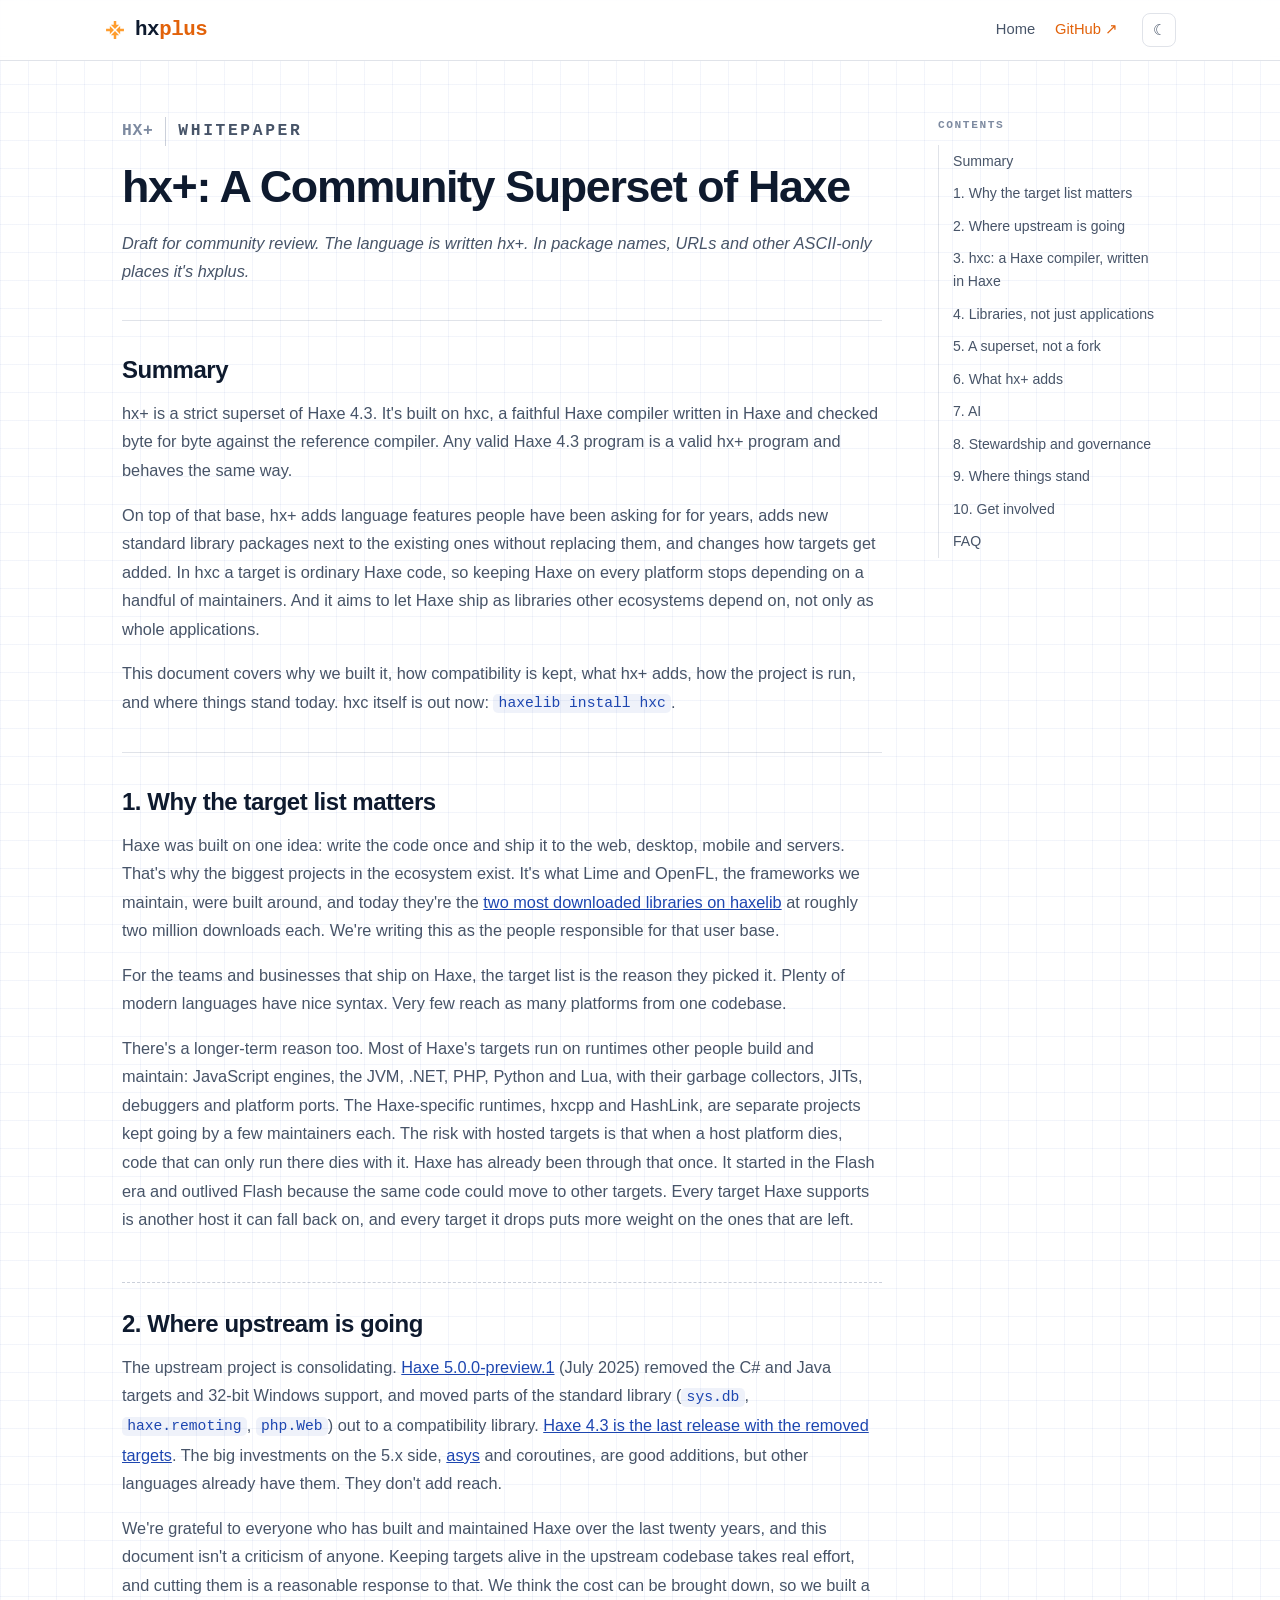
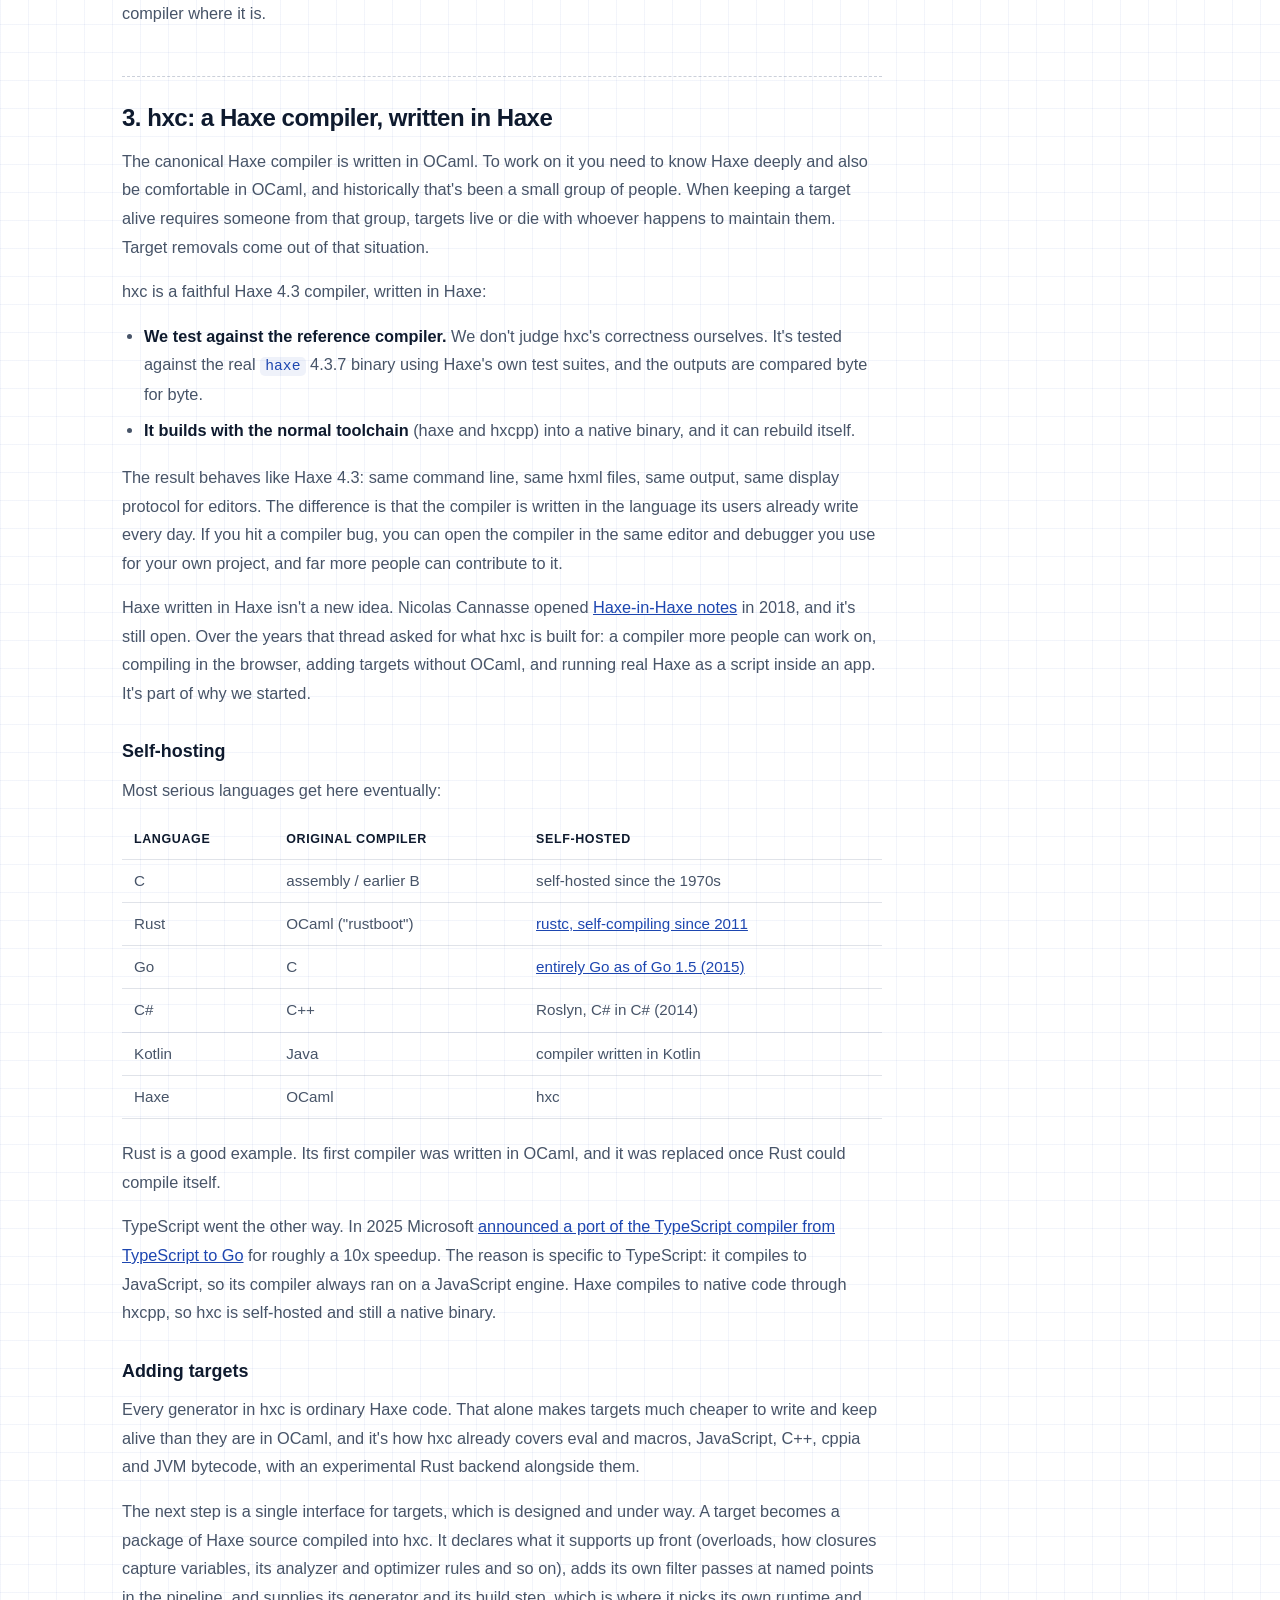
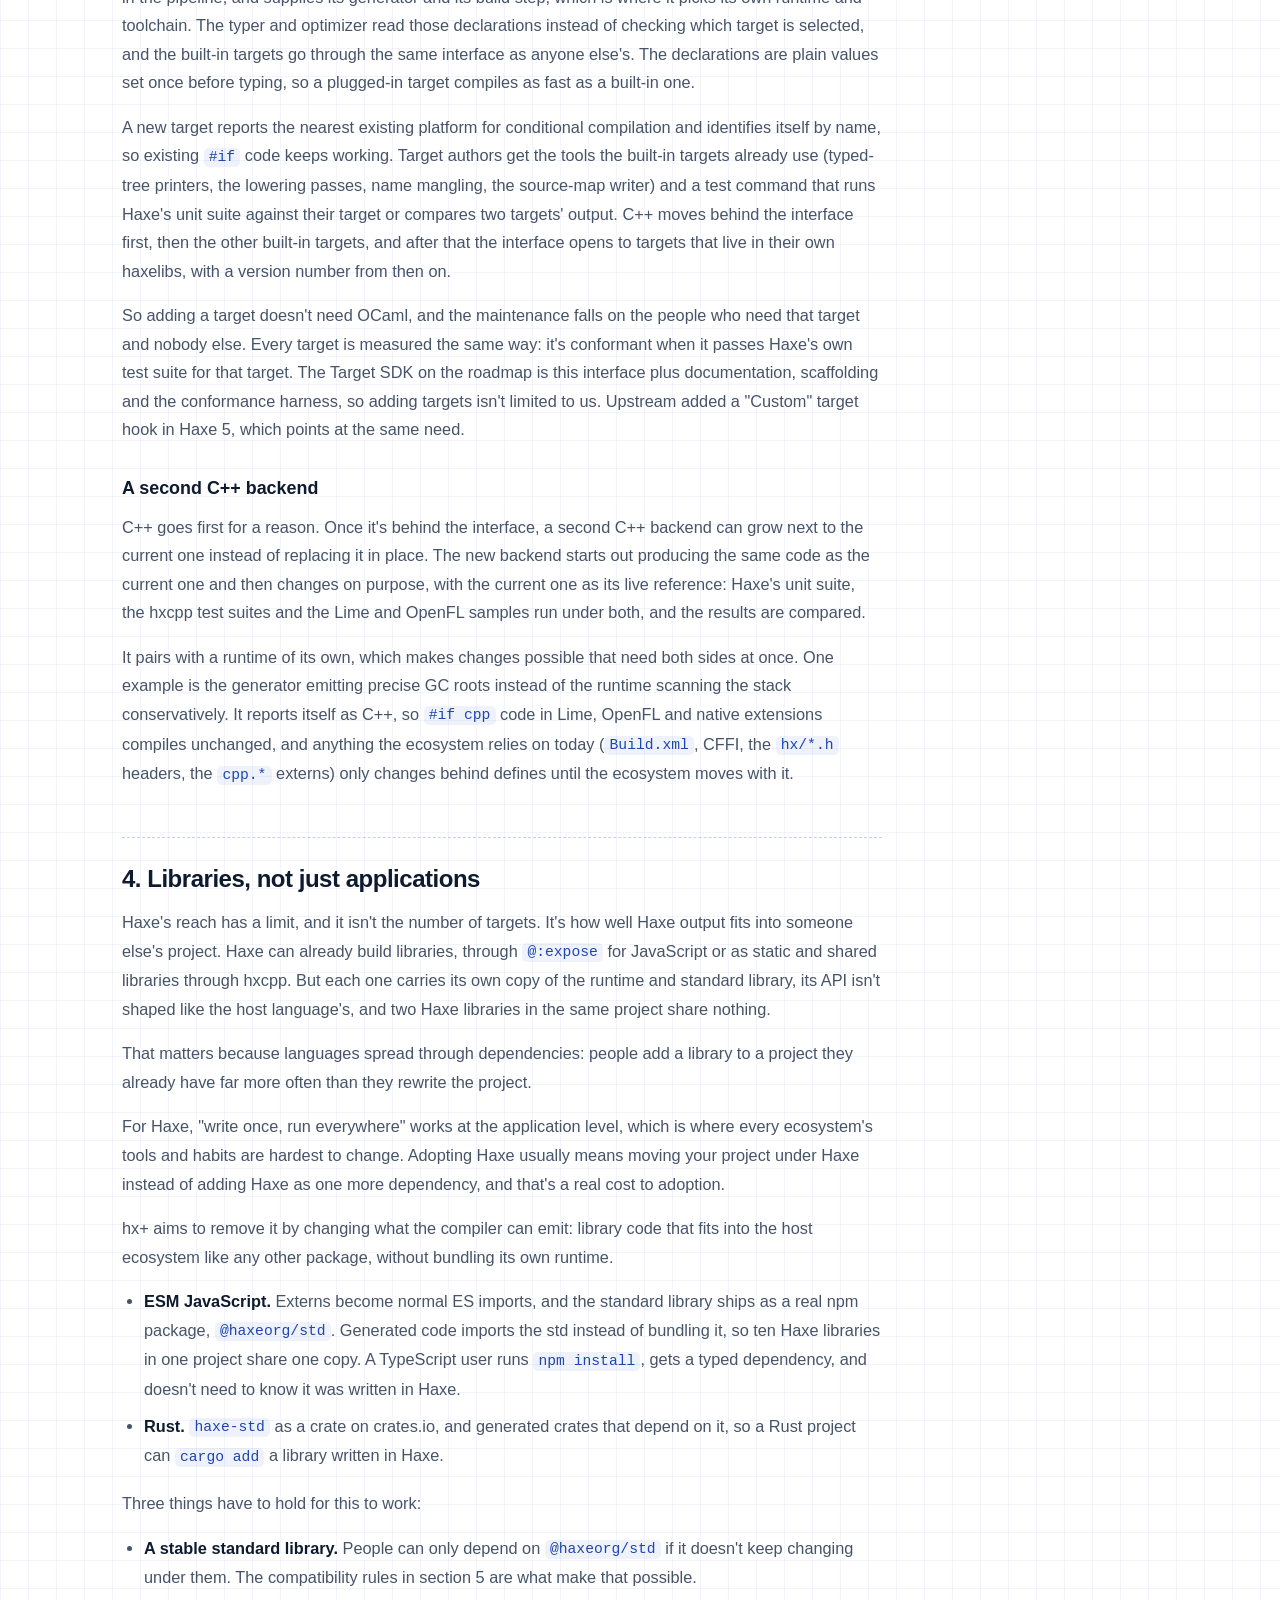
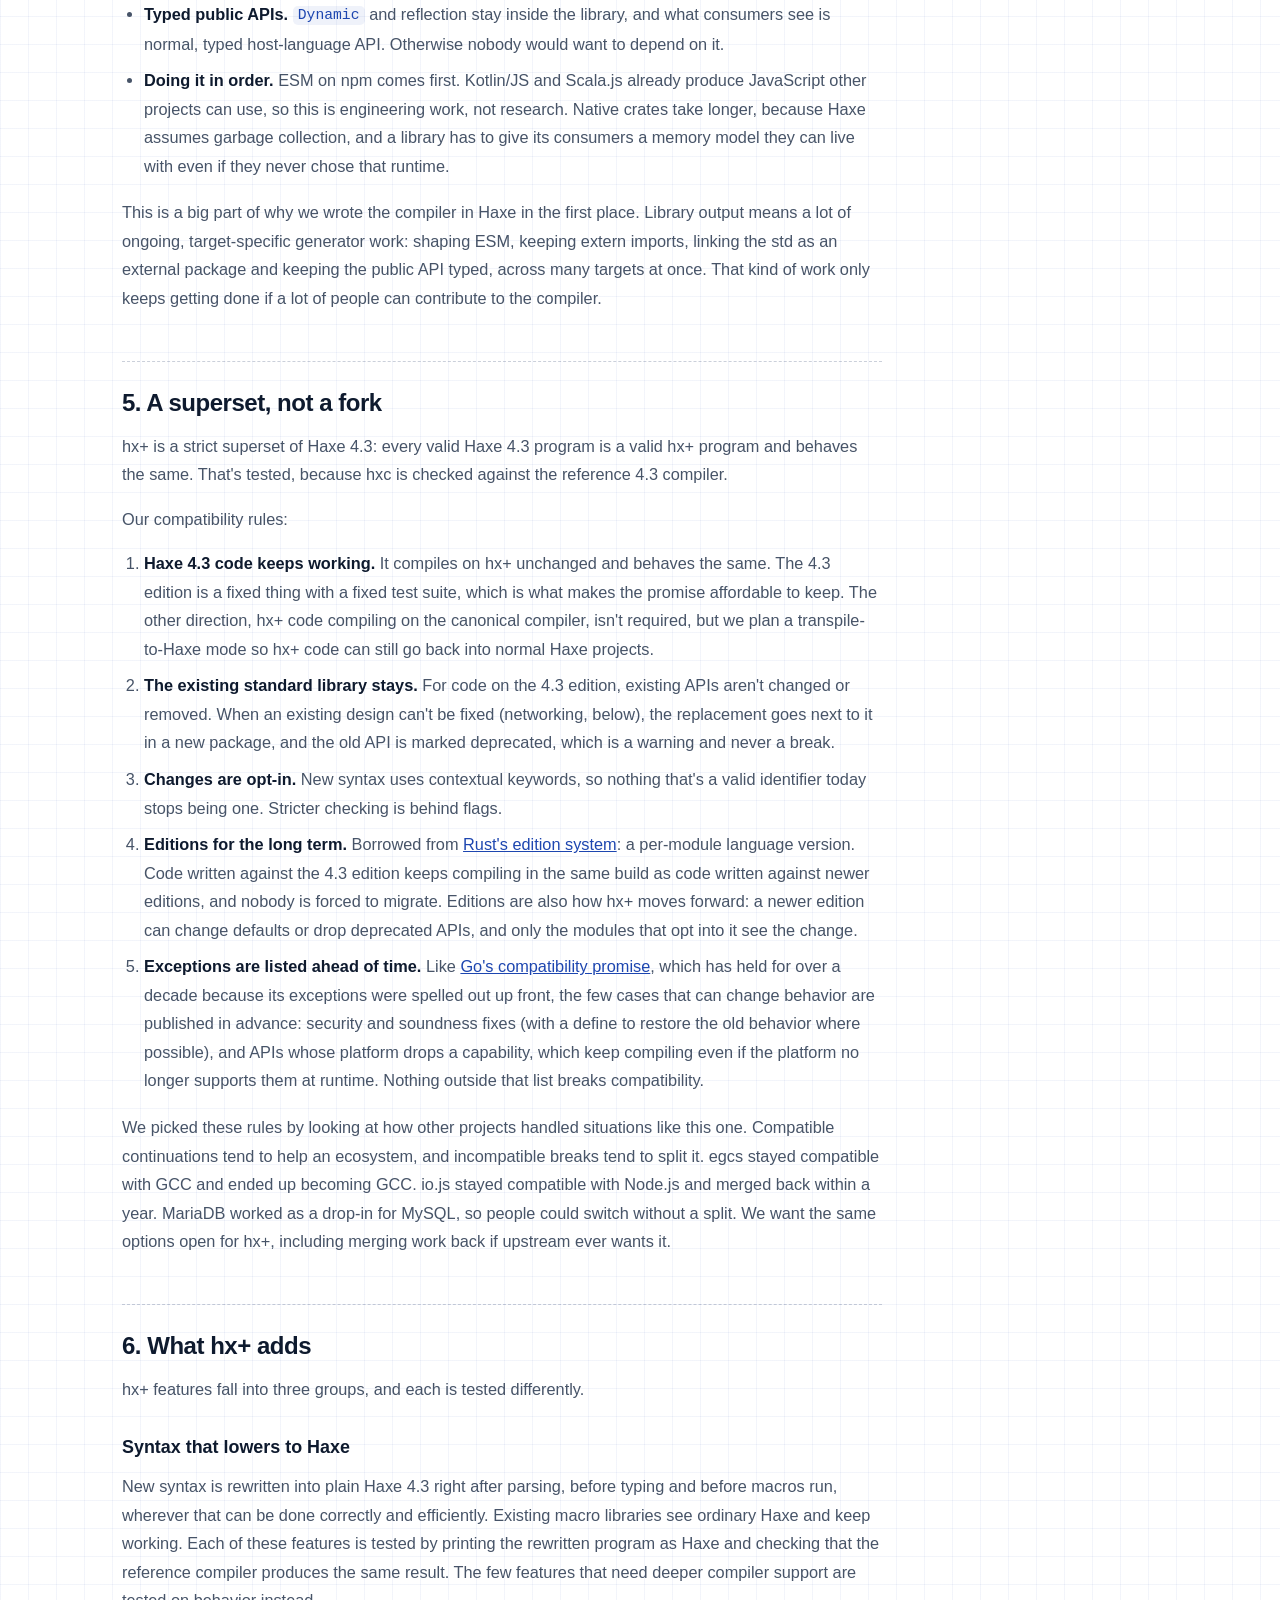
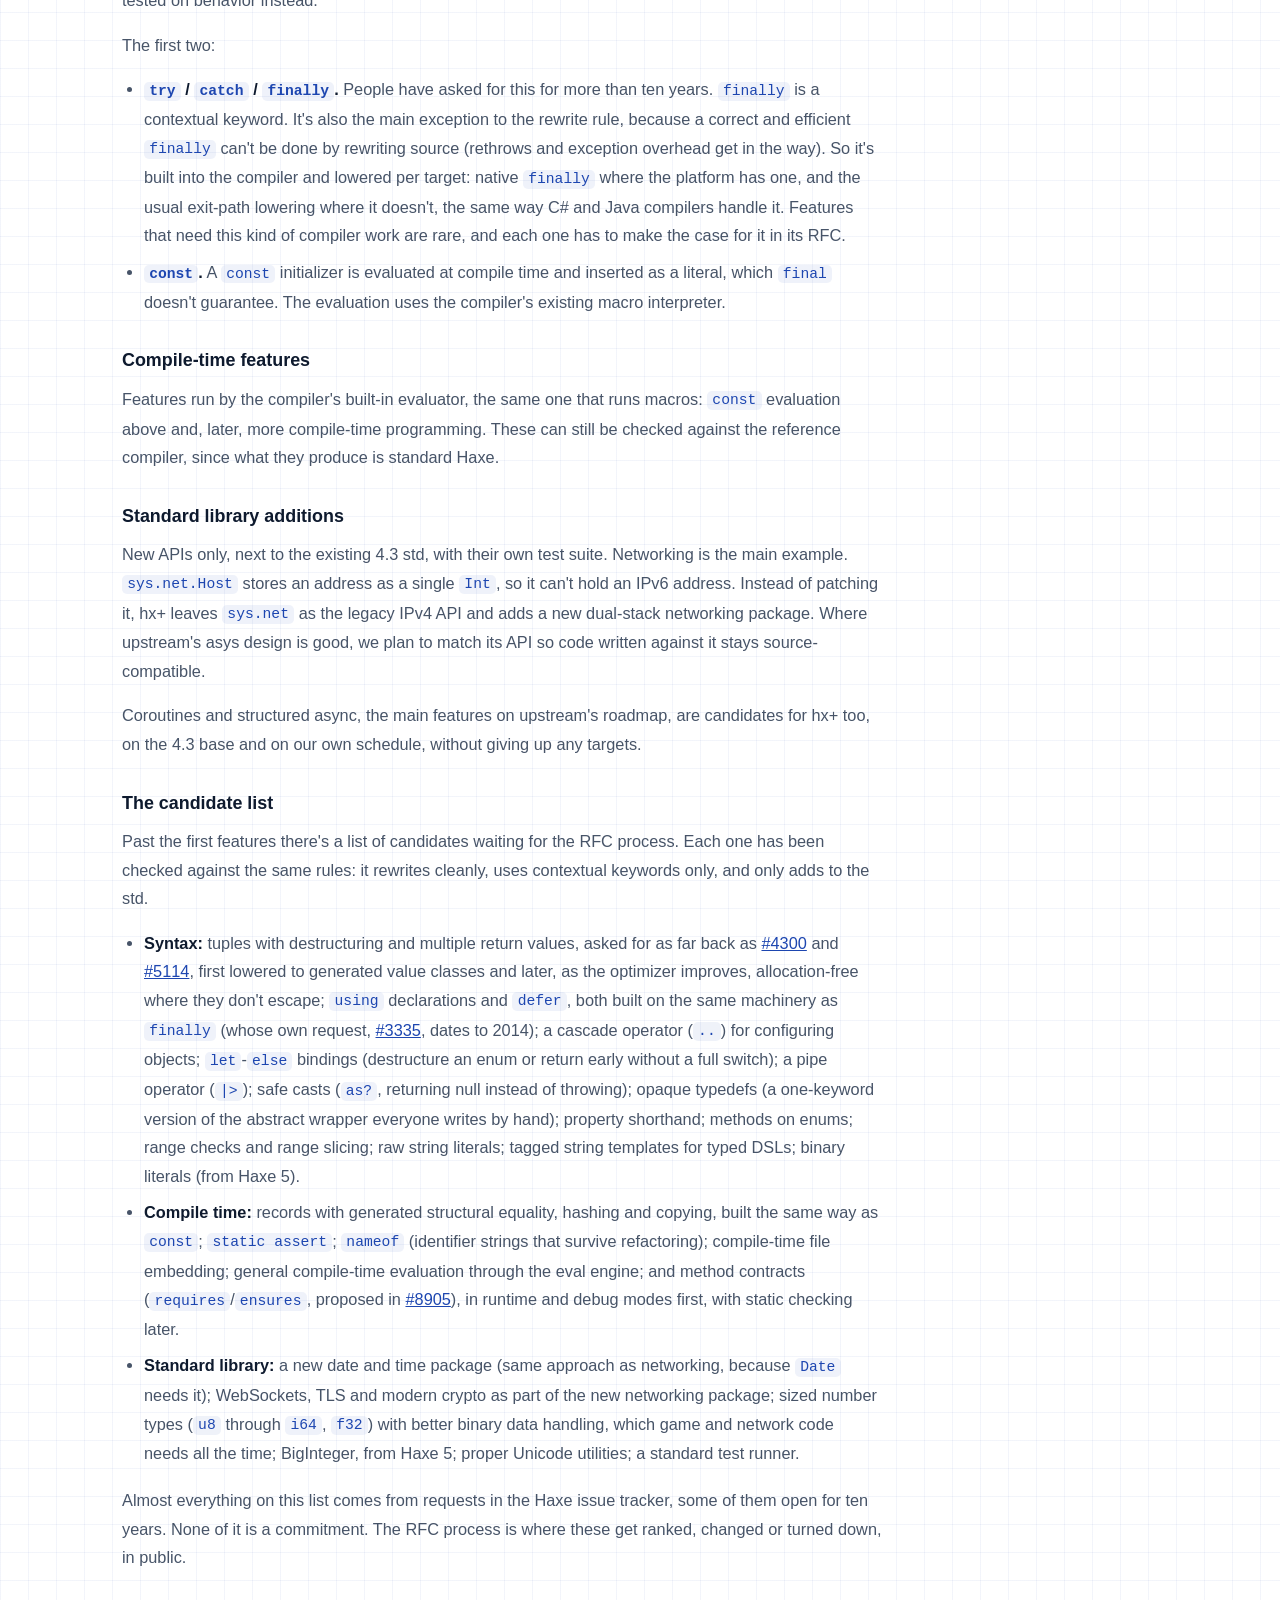
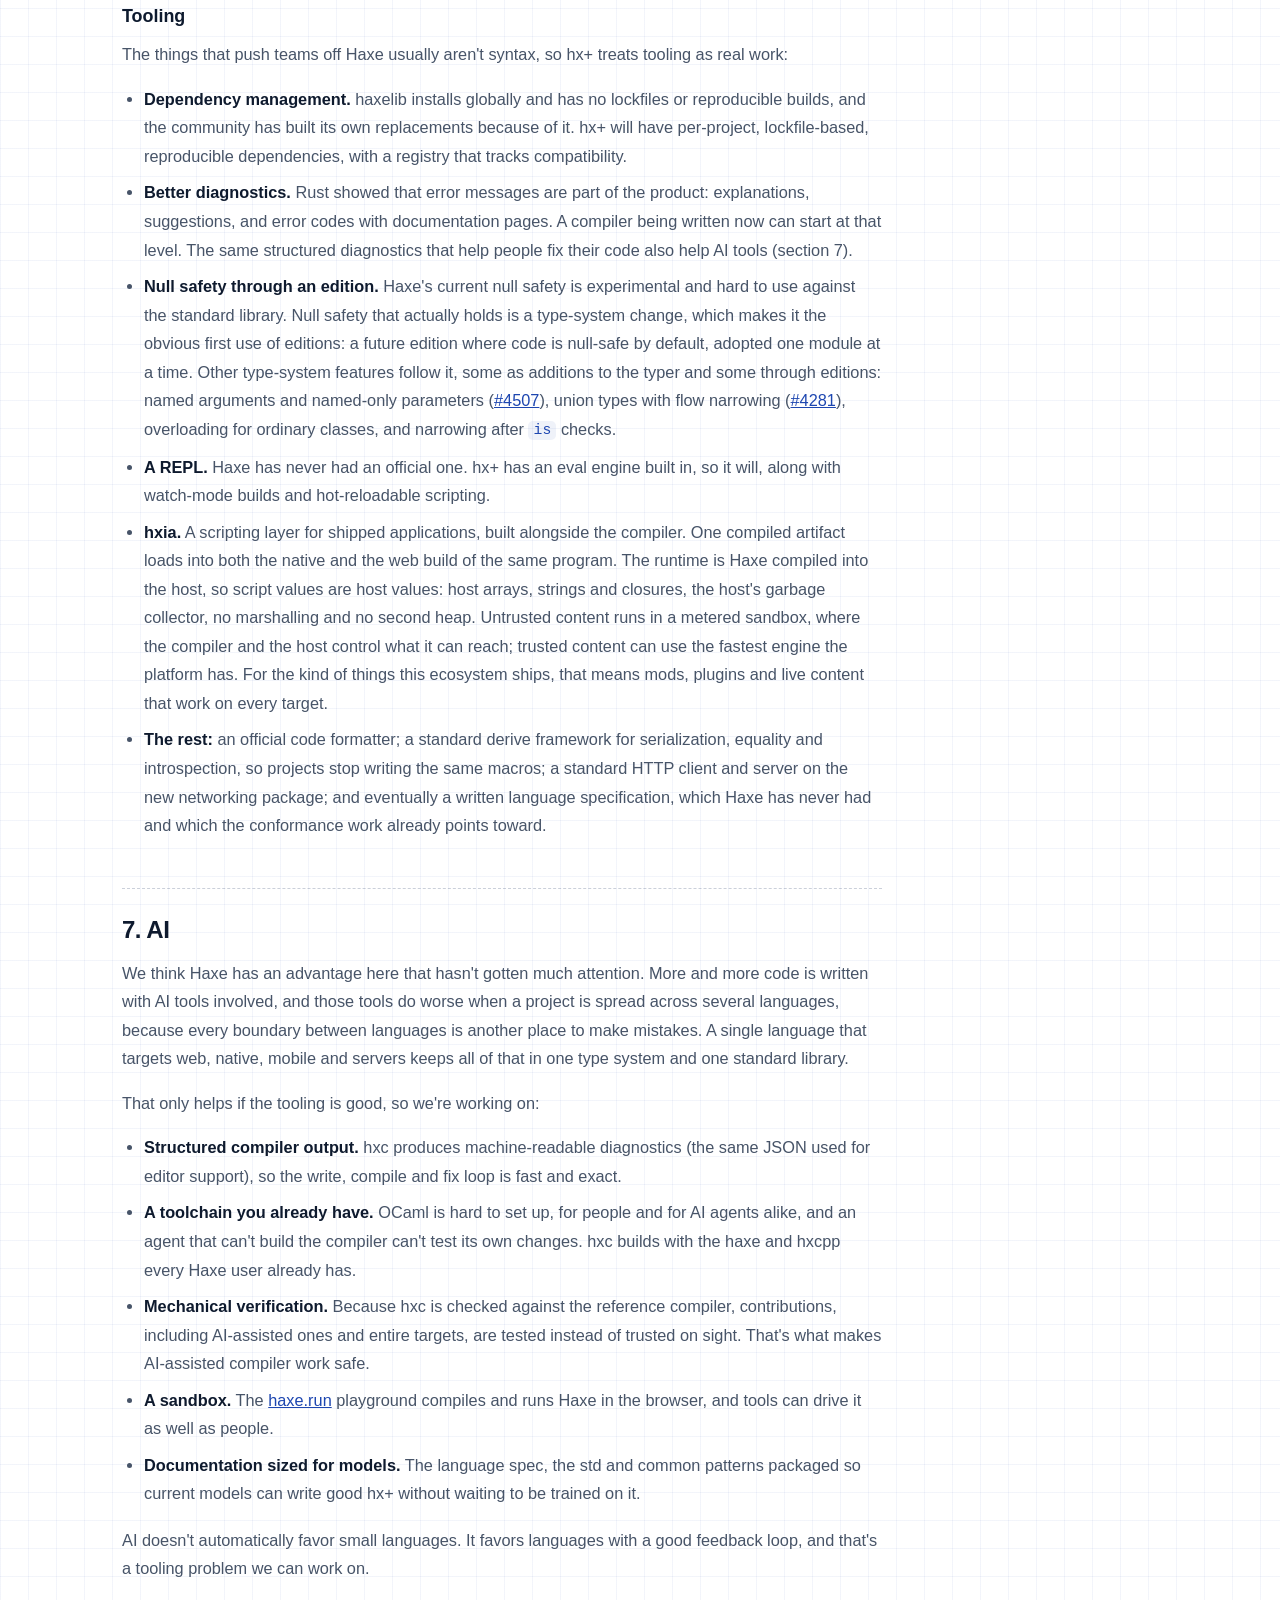
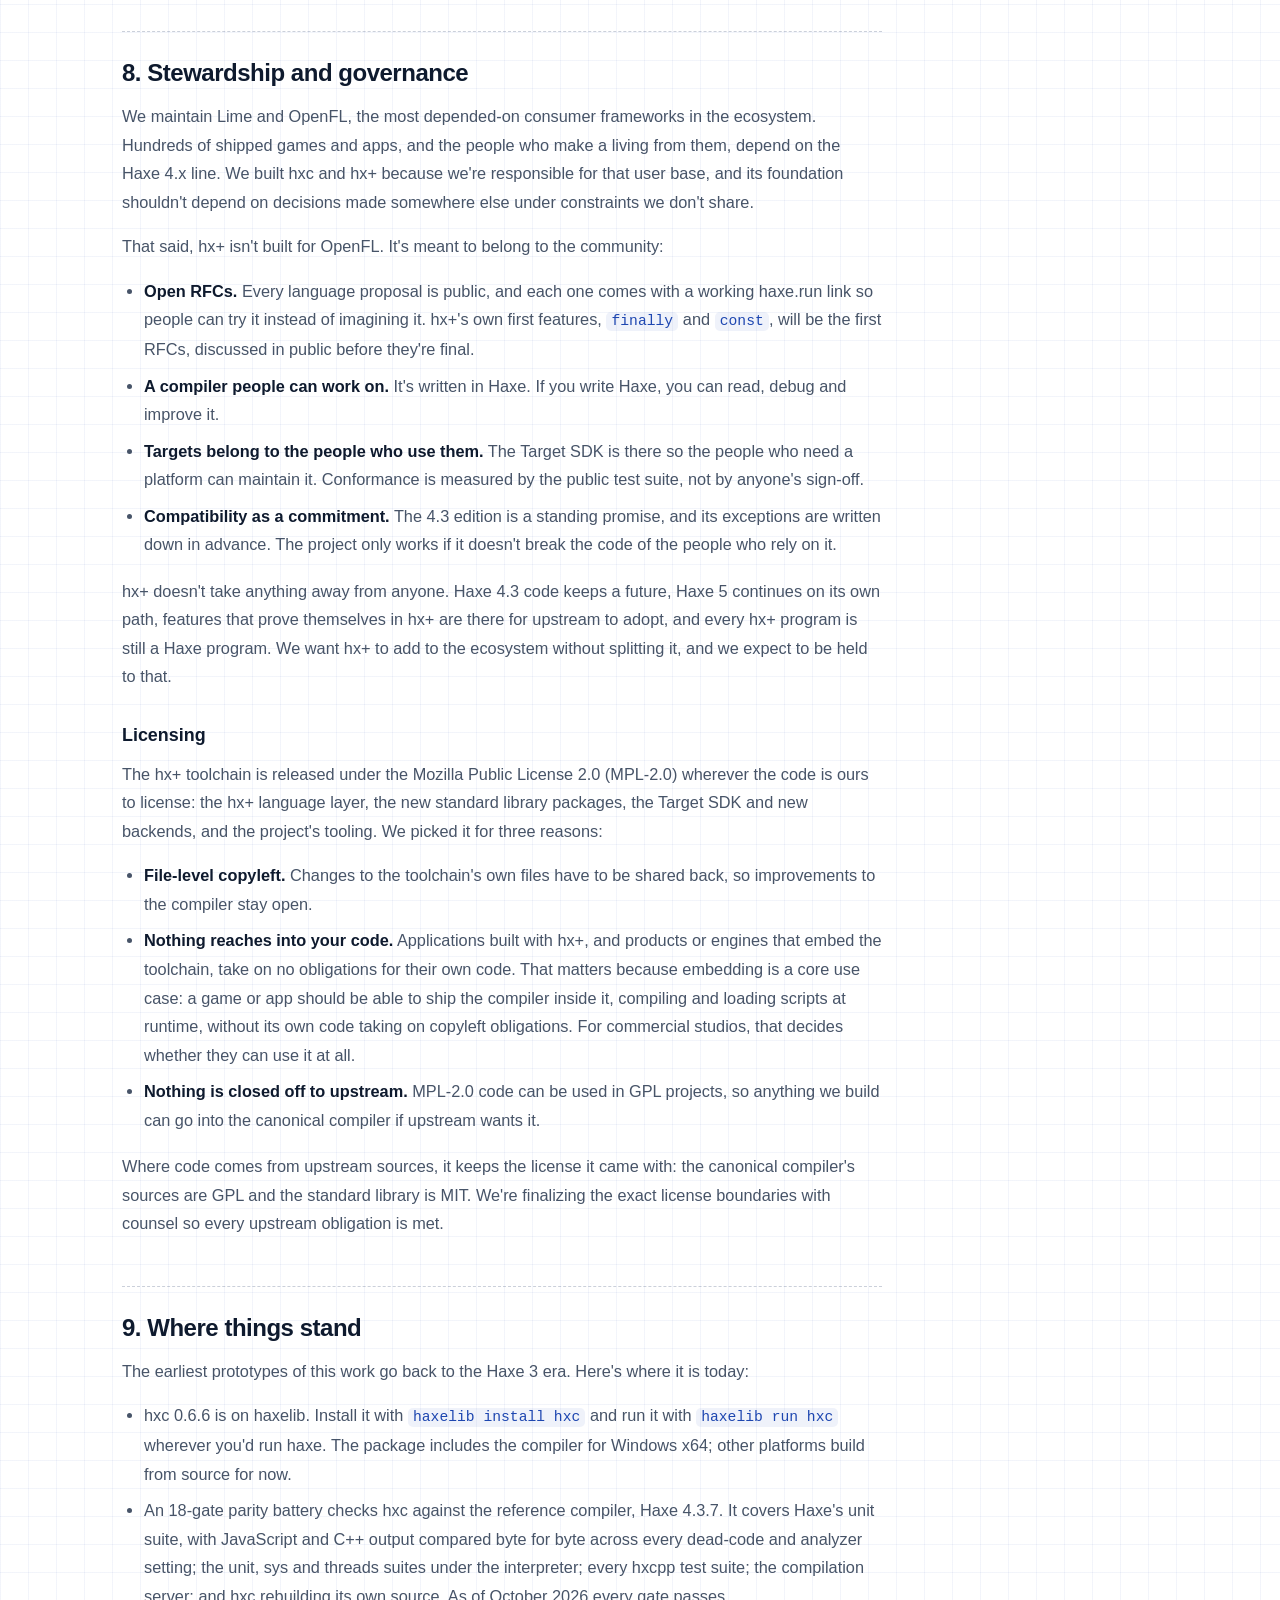
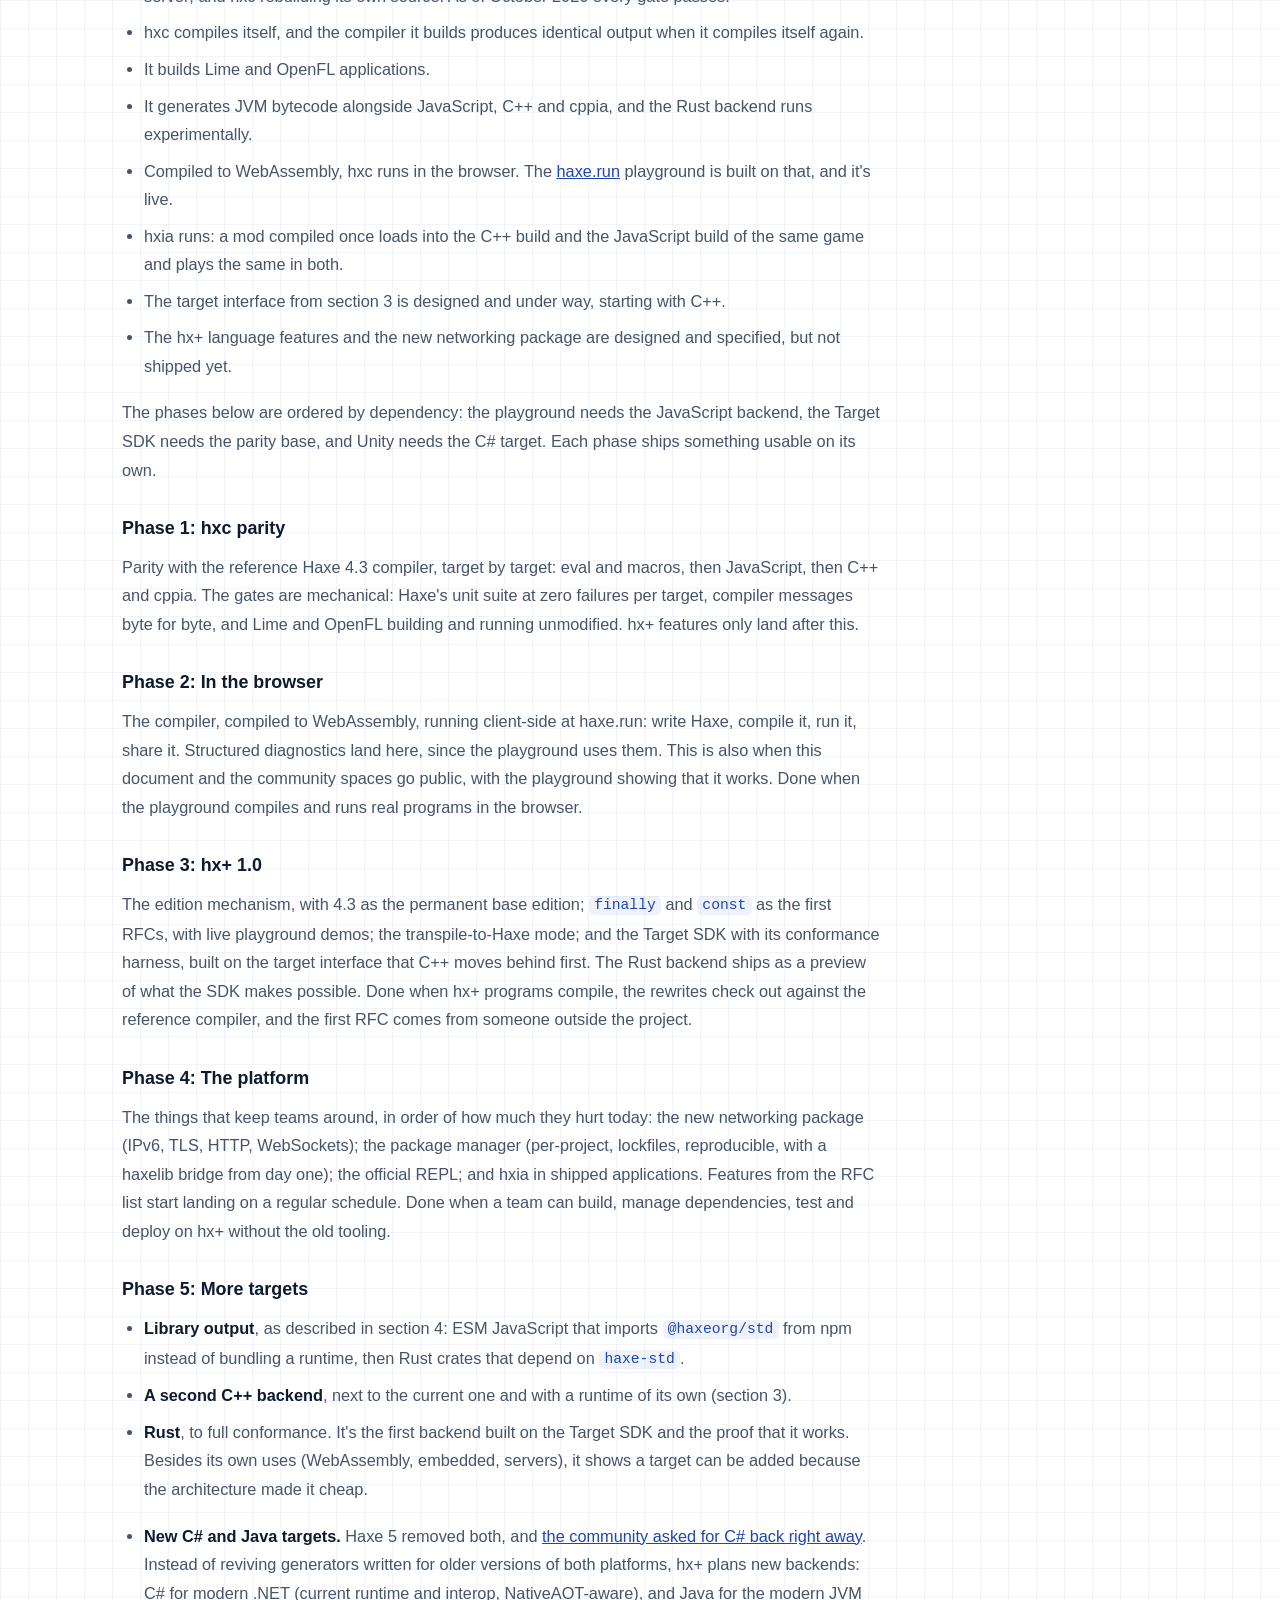
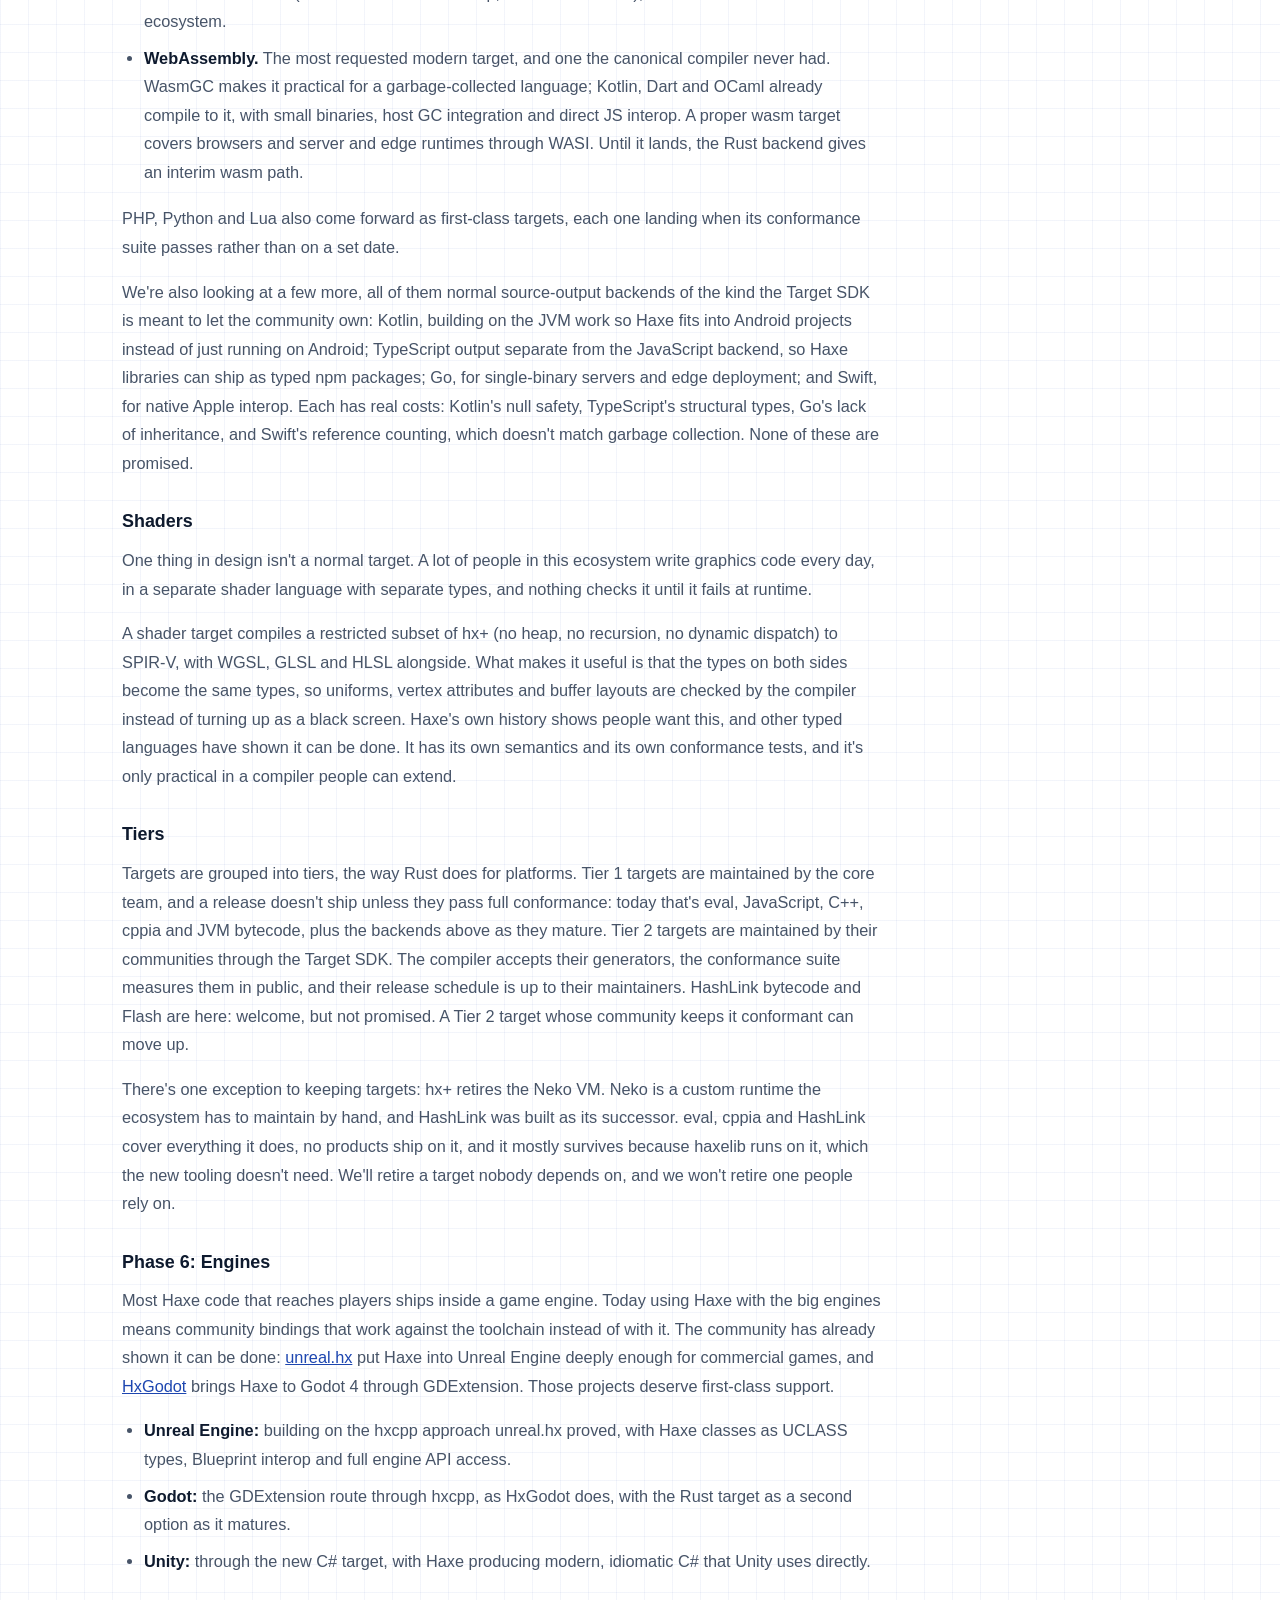
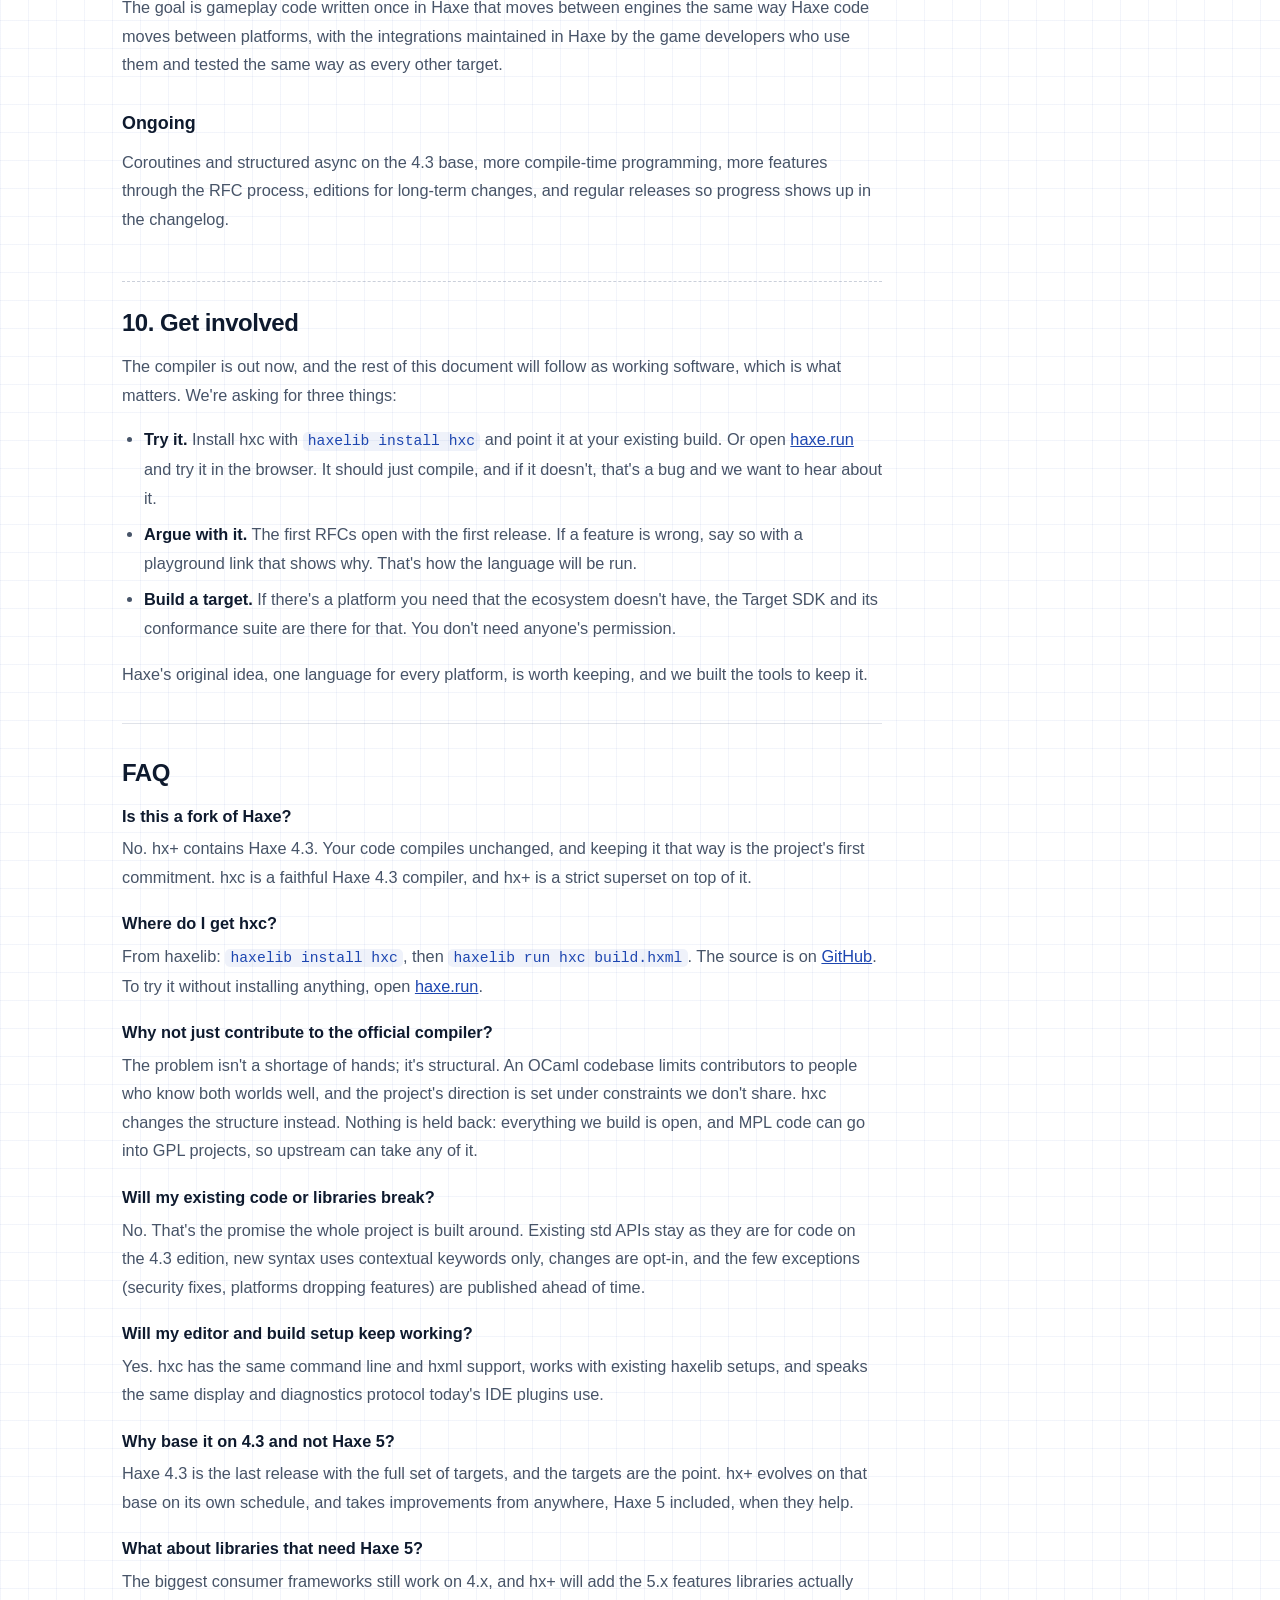
<file: whitepaper.html>
<!DOCTYPE html>
<html lang="en">
<head>
<meta charset="utf-8">
<meta name="viewport" content="width=device-width, initial-scale=1">
<title>Whitepaper | hx+</title>
<meta name="description" content="The hx+ whitepaper: why we built hxc, how compatibility is kept, what hx+ adds, how the project is run, and where things stand.">
<link rel="canonical" href="https://hxplus.org/whitepaper.html">
<meta property="og:type" content="article">
<meta property="og:site_name" content="hx+">
<meta property="og:title" content="The hx+ whitepaper">
<meta property="og:description" content="A strict superset of Haxe 4.3, built on hxc, a faithful Haxe compiler written in Haxe.">
<meta property="og:url" content="https://hxplus.org/whitepaper.html">
<meta property="og:image" content="https://hxplus.org/assets/og-image.png">
<meta name="twitter:card" content="summary_large_image">
<meta name="theme-color" content="#0b0e14">
<link rel="icon" href="assets/favicon.svg" type="image/svg+xml">
<link rel="stylesheet" href="assets/style.css">
<script>
try {
  var t = localStorage.getItem('hxplus-theme');
  if (t !== 'light' && t !== 'dark') t = matchMedia('(prefers-color-scheme: light)').matches ? 'light' : 'dark';
  document.documentElement.setAttribute('data-theme', t);
} catch (e) {}
</script>
</head>
<body>

<a class="skip-link" href="#doc">Skip to content</a>

<header class="site-header">
  <div class="container header-inner">
    <a class="brand" href="./"><img class="logo" src="assets/logo.svg" alt="">hx<span class="plus">plus</span></a>
    <nav class="site-nav doc-nav">
      <a href="./">Home</a>
      <a class="nav-out" href="https://github.com/dimensionscape/hxc">GitHub <span aria-hidden="true">&#8599;</span></a>
    </nav>
    <button class="theme-toggle" id="themeToggle" aria-label="Toggle theme"><span class="tt-sun">&#9728;</span><span class="tt-moon">&#9790;</span></button>
  </div>
</header>

<main class="doc-page" id="doc">
  <div class="container doc-layout">
    <article class="doc">
      <p class="eyebrow"><span class="idx">hx+</span>Whitepaper</p>
      <h1>hx+: A Community Superset of Haxe</h1>
      <p><em>Draft for community review. The language is written hx+. In package names, URLs and other ASCII-only places it's hxplus.</em></p>
      <hr>
      <h2 id="summary">Summary</h2>
      <p>hx+ is a strict superset of Haxe 4.3. It's built on hxc, a faithful Haxe compiler written in Haxe and checked byte for byte against the reference compiler. Any valid Haxe 4.3 program is a valid hx+ program and behaves the same way.</p>
      <p>On top of that base, hx+ adds language features people have been asking for for years, adds new standard library packages next to the existing ones without replacing them, and changes how targets get added. In hxc a target is ordinary Haxe code, so keeping Haxe on every platform stops depending on a handful of maintainers. And it aims to let Haxe ship as libraries other ecosystems depend on, not only as whole applications.</p>
      <p>This document covers why we built it, how compatibility is kept, what hx+ adds, how the project is run, and where things stand today. hxc itself is out now: <code>haxelib install hxc</code>.</p>
      <hr>
      <h2 id="1-why-the-target-list-matters">1. Why the target list matters</h2>
      <p>Haxe was built on one idea: write the code once and ship it to the web, desktop, mobile and servers. That's why the biggest projects in the ecosystem exist. It's what Lime and OpenFL, the frameworks we maintain, were built around, and today they're the <a href="https://lib.haxe.org/">two most downloaded libraries on haxelib</a> at roughly two million downloads each. We're writing this as the people responsible for that user base.</p>
      <p>For the teams and businesses that ship on Haxe, the target list is the reason they picked it. Plenty of modern languages have nice syntax. Very few reach as many platforms from one codebase.</p>
      <p>There's a longer-term reason too. Most of Haxe's targets run on runtimes other people build and maintain: JavaScript engines, the JVM, .NET, PHP, Python and Lua, with their garbage collectors, JITs, debuggers and platform ports. The Haxe-specific runtimes, hxcpp and HashLink, are separate projects kept going by a few maintainers each. The risk with hosted targets is that when a host platform dies, code that can only run there dies with it. Haxe has already been through that once. It started in the Flash era and outlived Flash because the same code could move to other targets. Every target Haxe supports is another host it can fall back on, and every target it drops puts more weight on the ones that are left.</p>
      <h2 id="2-where-upstream-is-going">2. Where upstream is going</h2>
      <p>The upstream project is consolidating. <a href="https://github.com/HaxeFoundation/haxe/releases/tag/5.0.0-preview.1">Haxe 5.0.0-preview.1</a> (July 2025) removed the C# and Java targets and 32-bit Windows support, and moved parts of the standard library (<code>sys.db</code>, <code>haxe.remoting</code>, <code>php.Web</code>) out to a compatibility library. <a href="https://community.haxe.org/t/haxe-4-3-7-released/4611">Haxe 4.3 is the last release with the removed targets</a>. The big investments on the 5.x side, <a href="https://github.com/HaxeFoundation/haxe-evolution/blob/master/proposals/0010-asys.md">asys</a> and coroutines, are good additions, but other languages already have them. They don't add reach.</p>
      <p>We're grateful to everyone who has built and maintained Haxe over the last twenty years, and this document isn't a criticism of anyone. Keeping targets alive in the upstream codebase takes real effort, and cutting them is a reasonable response to that. We think the cost can be brought down, so we built a compiler where it is.</p>
      <h2 id="3-hxc-a-haxe-compiler-written-in-haxe">3. hxc: a Haxe compiler, written in Haxe</h2>
      <p>The canonical Haxe compiler is written in OCaml. To work on it you need to know Haxe deeply and also be comfortable in OCaml, and historically that's been a small group of people. When keeping a target alive requires someone from that group, targets live or die with whoever happens to maintain them. Target removals come out of that situation.</p>
      <p>hxc is a faithful Haxe 4.3 compiler, written in Haxe:</p>
      <ul><li><strong>We test against the reference compiler.</strong> We don't judge hxc's correctness ourselves. It's tested against the real <code>haxe</code> 4.3.7 binary using Haxe's own test suites, and the outputs are compared byte for byte.</li><li><strong>It builds with the normal toolchain</strong> (haxe and hxcpp) into a native binary, and it can rebuild itself.</li></ul>
      <p>The result behaves like Haxe 4.3: same command line, same hxml files, same output, same display protocol for editors. The difference is that the compiler is written in the language its users already write every day. If you hit a compiler bug, you can open the compiler in the same editor and debugger you use for your own project, and far more people can contribute to it.</p>
      <p>Haxe written in Haxe isn't a new idea. Nicolas Cannasse opened <a href="https://github.com/HaxeFoundation/haxe/issues/6843">Haxe-in-Haxe notes</a> in 2018, and it's still open. Over the years that thread asked for what hxc is built for: a compiler more people can work on, compiling in the browser, adding targets without OCaml, and running real Haxe as a script inside an app. It's part of why we started.</p>
      <h3 id="self-hosting">Self-hosting</h3>
      <p>Most serious languages get here eventually:</p>
      <div class="table-wrap"><table><thead><tr><th>Language</th><th>Original compiler</th><th>Self-hosted</th></tr></thead><tbody><tr><td>C</td><td>assembly / earlier B</td><td>self-hosted since the 1970s</td></tr><tr><td>Rust</td><td>OCaml ("rustboot")</td><td><a href="https://www.languagelineage.org/languages/rust">rustc, self-compiling since 2011</a></td></tr><tr><td>Go</td><td>C</td><td><a href="https://www.infoq.com/news/2015/08/go-1-5">entirely Go as of Go 1.5 (2015)</a></td></tr><tr><td>C#</td><td>C++</td><td>Roslyn, C# in C# (2014)</td></tr><tr><td>Kotlin</td><td>Java</td><td>compiler written in Kotlin</td></tr><tr><td>Haxe</td><td>OCaml</td><td>hxc</td></tr></tbody></table></div>
      <p>Rust is a good example. Its first compiler was written in OCaml, and it was replaced once Rust could compile itself.</p>
      <p>TypeScript went the other way. In 2025 Microsoft <a href="https://devblogs.microsoft.com/typescript/typescript-native-port/">announced a port of the TypeScript compiler from TypeScript to Go</a> for roughly a 10x speedup. The reason is specific to TypeScript: it compiles to JavaScript, so its compiler always ran on a JavaScript engine. Haxe compiles to native code through hxcpp, so hxc is self-hosted and still a native binary.</p>
      <h3 id="adding-targets">Adding targets</h3>
      <p>Every generator in hxc is ordinary Haxe code. That alone makes targets much cheaper to write and keep alive than they are in OCaml, and it's how hxc already covers eval and macros, JavaScript, C++, cppia and JVM bytecode, with an experimental Rust backend alongside them.</p>
      <p>The next step is a single interface for targets, which is designed and under way. A target becomes a package of Haxe source compiled into hxc. It declares what it supports up front (overloads, how closures capture variables, its analyzer and optimizer rules and so on), adds its own filter passes at named points in the pipeline, and supplies its generator and its build step, which is where it picks its own runtime and toolchain. The typer and optimizer read those declarations instead of checking which target is selected, and the built-in targets go through the same interface as anyone else's. The declarations are plain values set once before typing, so a plugged-in target compiles as fast as a built-in one.</p>
      <p>A new target reports the nearest existing platform for conditional compilation and identifies itself by name, so existing <code>#if</code> code keeps working. Target authors get the tools the built-in targets already use (typed-tree printers, the lowering passes, name mangling, the source-map writer) and a test command that runs Haxe's unit suite against their target or compares two targets' output. C++ moves behind the interface first, then the other built-in targets, and after that the interface opens to targets that live in their own haxelibs, with a version number from then on.</p>
      <p>So adding a target doesn't need OCaml, and the maintenance falls on the people who need that target and nobody else. Every target is measured the same way: it's conformant when it passes Haxe's own test suite for that target. The Target SDK on the roadmap is this interface plus documentation, scaffolding and the conformance harness, so adding targets isn't limited to us. Upstream added a "Custom" target hook in Haxe 5, which points at the same need.</p>
      <h3 id="a-second-c-backend">A second C++ backend</h3>
      <p>C++ goes first for a reason. Once it's behind the interface, a second C++ backend can grow next to the current one instead of replacing it in place. The new backend starts out producing the same code as the current one and then changes on purpose, with the current one as its live reference: Haxe's unit suite, the hxcpp test suites and the Lime and OpenFL samples run under both, and the results are compared.</p>
      <p>It pairs with a runtime of its own, which makes changes possible that need both sides at once. One example is the generator emitting precise GC roots instead of the runtime scanning the stack conservatively. It reports itself as C++, so <code>#if cpp</code> code in Lime, OpenFL and native extensions compiles unchanged, and anything the ecosystem relies on today (<code>Build.xml</code>, CFFI, the <code>hx/*.h</code> headers, the <code>cpp.*</code> externs) only changes behind defines until the ecosystem moves with it.</p>
      <h2 id="4-libraries-not-just-applications">4. Libraries, not just applications</h2>
      <p>Haxe's reach has a limit, and it isn't the number of targets. It's how well Haxe output fits into someone else's project. Haxe can already build libraries, through <code>@:expose</code> for JavaScript or as static and shared libraries through hxcpp. But each one carries its own copy of the runtime and standard library, its API isn't shaped like the host language's, and two Haxe libraries in the same project share nothing.</p>
      <p>That matters because languages spread through dependencies: people add a library to a project they already have far more often than they rewrite the project.</p>
      <p>For Haxe, "write once, run everywhere" works at the application level, which is where every ecosystem's tools and habits are hardest to change. Adopting Haxe usually means moving your project under Haxe instead of adding Haxe as one more dependency, and that's a real cost to adoption.</p>
      <p>hx+ aims to remove it by changing what the compiler can emit: library code that fits into the host ecosystem like any other package, without bundling its own runtime.</p>
      <ul><li><strong>ESM JavaScript.</strong> Externs become normal ES imports, and the standard library ships as a real npm package, <code>@haxeorg/std</code>. Generated code imports the std instead of bundling it, so ten Haxe libraries in one project share one copy. A TypeScript user runs <code>npm install</code>, gets a typed dependency, and doesn't need to know it was written in Haxe.</li><li><strong>Rust.</strong> <code>haxe-std</code> as a crate on crates.io, and generated crates that depend on it, so a Rust project can <code>cargo add</code> a library written in Haxe.</li></ul>
      <p>Three things have to hold for this to work:</p>
      <ul><li><strong>A stable standard library.</strong> People can only depend on <code>@haxeorg/std</code> if it doesn't keep changing under them. The compatibility rules in section 5 are what make that possible.</li><li><strong>Typed public APIs.</strong> <code>Dynamic</code> and reflection stay inside the library, and what consumers see is normal, typed host-language API. Otherwise nobody would want to depend on it.</li><li><strong>Doing it in order.</strong> ESM on npm comes first. Kotlin/JS and Scala.js already produce JavaScript other projects can use, so this is engineering work, not research. Native crates take longer, because Haxe assumes garbage collection, and a library has to give its consumers a memory model they can live with even if they never chose that runtime.</li></ul>
      <p>This is a big part of why we wrote the compiler in Haxe in the first place. Library output means a lot of ongoing, target-specific generator work: shaping ESM, keeping extern imports, linking the std as an external package and keeping the public API typed, across many targets at once. That kind of work only keeps getting done if a lot of people can contribute to the compiler.</p>
      <h2 id="5-a-superset-not-a-fork">5. A superset, not a fork</h2>
      <p>hx+ is a strict superset of Haxe 4.3: every valid Haxe 4.3 program is a valid hx+ program and behaves the same. That's tested, because hxc is checked against the reference 4.3 compiler.</p>
      <p>Our compatibility rules:</p>
      <ol><li><strong>Haxe 4.3 code keeps working.</strong> It compiles on hx+ unchanged and behaves the same. The 4.3 edition is a fixed thing with a fixed test suite, which is what makes the promise affordable to keep. The other direction, hx+ code compiling on the canonical compiler, isn't required, but we plan a transpile-to-Haxe mode so hx+ code can still go back into normal Haxe projects.</li><li><strong>The existing standard library stays.</strong> For code on the 4.3 edition, existing APIs aren't changed or removed. When an existing design can't be fixed (networking, below), the replacement goes next to it in a new package, and the old API is marked deprecated, which is a warning and never a break.</li><li><strong>Changes are opt-in.</strong> New syntax uses contextual keywords, so nothing that's a valid identifier today stops being one. Stricter checking is behind flags.</li><li><strong>Editions for the long term.</strong> Borrowed from <a href="https://doc.rust-lang.org/edition-guide/">Rust's edition system</a>: a per-module language version. Code written against the 4.3 edition keeps compiling in the same build as code written against newer editions, and nobody is forced to migrate. Editions are also how hx+ moves forward: a newer edition can change defaults or drop deprecated APIs, and only the modules that opt into it see the change.</li><li><strong>Exceptions are listed ahead of time.</strong> Like <a href="https://go.dev/doc/go1compat">Go's compatibility promise</a>, which has held for over a decade because its exceptions were spelled out up front, the few cases that can change behavior are published in advance: security and soundness fixes (with a define to restore the old behavior where possible), and APIs whose platform drops a capability, which keep compiling even if the platform no longer supports them at runtime. Nothing outside that list breaks compatibility.</li></ol>
      <p>We picked these rules by looking at how other projects handled situations like this one. Compatible continuations tend to help an ecosystem, and incompatible breaks tend to split it. egcs stayed compatible with GCC and ended up becoming GCC. io.js stayed compatible with Node.js and merged back within a year. MariaDB worked as a drop-in for MySQL, so people could switch without a split. We want the same options open for hx+, including merging work back if upstream ever wants it.</p>
      <h2 id="6-what-hx-adds">6. What hx+ adds</h2>
      <p>hx+ features fall into three groups, and each is tested differently.</p>
      <h3 id="syntax-that-lowers-to-haxe">Syntax that lowers to Haxe</h3>
      <p>New syntax is rewritten into plain Haxe 4.3 right after parsing, before typing and before macros run, wherever that can be done correctly and efficiently. Existing macro libraries see ordinary Haxe and keep working. Each of these features is tested by printing the rewritten program as Haxe and checking that the reference compiler produces the same result. The few features that need deeper compiler support are tested on behavior instead.</p>
      <p>The first two:</p>
      <ul><li><strong><code>try</code> / <code>catch</code> / <code>finally</code>.</strong> People have asked for this for more than ten years. <code>finally</code> is a contextual keyword. It's also the main exception to the rewrite rule, because a correct and efficient <code>finally</code> can't be done by rewriting source (rethrows and exception overhead get in the way). So it's built into the compiler and lowered per target: native <code>finally</code> where the platform has one, and the usual exit-path lowering where it doesn't, the same way C# and Java compilers handle it. Features that need this kind of compiler work are rare, and each one has to make the case for it in its RFC.</li><li><strong><code>const</code>.</strong> A <code>const</code> initializer is evaluated at compile time and inserted as a literal, which <code>final</code> doesn't guarantee. The evaluation uses the compiler's existing macro interpreter.</li></ul>
      <h3 id="compile-time-features">Compile-time features</h3>
      <p>Features run by the compiler's built-in evaluator, the same one that runs macros: <code>const</code> evaluation above and, later, more compile-time programming. These can still be checked against the reference compiler, since what they produce is standard Haxe.</p>
      <h3 id="standard-library-additions">Standard library additions</h3>
      <p>New APIs only, next to the existing 4.3 std, with their own test suite. Networking is the main example. <code>sys.net.Host</code> stores an address as a single <code>Int</code>, so it can't hold an IPv6 address. Instead of patching it, hx+ leaves <code>sys.net</code> as the legacy IPv4 API and adds a new dual-stack networking package. Where upstream's asys design is good, we plan to match its API so code written against it stays source-compatible.</p>
      <p>Coroutines and structured async, the main features on upstream's roadmap, are candidates for hx+ too, on the 4.3 base and on our own schedule, without giving up any targets.</p>
      <h3 id="the-candidate-list">The candidate list</h3>
      <p>Past the first features there's a list of candidates waiting for the RFC process. Each one has been checked against the same rules: it rewrites cleanly, uses contextual keywords only, and only adds to the std.</p>
      <ul><li><strong>Syntax:</strong> tuples with destructuring and multiple return values, asked for as far back as <a href="https://github.com/HaxeFoundation/haxe/issues/4300">#4300</a> and <a href="https://github.com/HaxeFoundation/haxe/issues/5114">#5114</a>, first lowered to generated value classes and later, as the optimizer improves, allocation-free where they don't escape; <code>using</code> declarations and <code>defer</code>, both built on the same machinery as <code>finally</code> (whose own request, <a href="https://github.com/HaxeFoundation/haxe/issues/3335">#3335</a>, dates to 2014); a cascade operator (<code>..</code>) for configuring objects; <code>let</code>-<code>else</code> bindings (destructure an enum or return early without a full switch); a pipe operator (<code>|&gt;</code>); safe casts (<code>as?</code>, returning null instead of throwing); opaque typedefs (a one-keyword version of the abstract wrapper everyone writes by hand); property shorthand; methods on enums; range checks and range slicing; raw string literals; tagged string templates for typed DSLs; binary literals (from Haxe 5).</li><li><strong>Compile time:</strong> records with generated structural equality, hashing and copying, built the same way as <code>const</code>; <code>static assert</code>; <code>nameof</code> (identifier strings that survive refactoring); compile-time file embedding; general compile-time evaluation through the eval engine; and method contracts (<code>requires</code>/<code>ensures</code>, proposed in <a href="https://github.com/HaxeFoundation/haxe/issues/8905">#8905</a>), in runtime and debug modes first, with static checking later.</li><li><strong>Standard library:</strong> a new date and time package (same approach as networking, because <code>Date</code> needs it); WebSockets, TLS and modern crypto as part of the new networking package; sized number types (<code>u8</code> through <code>i64</code>, <code>f32</code>) with better binary data handling, which game and network code needs all the time; BigInteger, from Haxe 5; proper Unicode utilities; a standard test runner.</li></ul>
      <p>Almost everything on this list comes from requests in the Haxe issue tracker, some of them open for ten years. None of it is a commitment. The RFC process is where these get ranked, changed or turned down, in public.</p>
      <h3 id="tooling">Tooling</h3>
      <p>The things that push teams off Haxe usually aren't syntax, so hx+ treats tooling as real work:</p>
      <ul><li><strong>Dependency management.</strong> haxelib installs globally and has no lockfiles or reproducible builds, and the community has built its own replacements because of it. hx+ will have per-project, lockfile-based, reproducible dependencies, with a registry that tracks compatibility.</li><li><strong>Better diagnostics.</strong> Rust showed that error messages are part of the product: explanations, suggestions, and error codes with documentation pages. A compiler being written now can start at that level. The same structured diagnostics that help people fix their code also help AI tools (section 7).</li><li><strong>Null safety through an edition.</strong> Haxe's current null safety is experimental and hard to use against the standard library. Null safety that actually holds is a type-system change, which makes it the obvious first use of editions: a future edition where code is null-safe by default, adopted one module at a time. Other type-system features follow it, some as additions to the typer and some through editions: named arguments and named-only parameters (<a href="https://github.com/HaxeFoundation/haxe/issues/4507">#4507</a>), union types with flow narrowing (<a href="https://github.com/HaxeFoundation/haxe/issues/4281">#4281</a>), overloading for ordinary classes, and narrowing after <code>is</code> checks.</li><li><strong>A REPL.</strong> Haxe has never had an official one. hx+ has an eval engine built in, so it will, along with watch-mode builds and hot-reloadable scripting.</li><li><strong>hxia.</strong> A scripting layer for shipped applications, built alongside the compiler. One compiled artifact loads into both the native and the web build of the same program. The runtime is Haxe compiled into the host, so script values are host values: host arrays, strings and closures, the host's garbage collector, no marshalling and no second heap. Untrusted content runs in a metered sandbox, where the compiler and the host control what it can reach; trusted content can use the fastest engine the platform has. For the kind of things this ecosystem ships, that means mods, plugins and live content that work on every target.</li><li><strong>The rest:</strong> an official code formatter; a standard derive framework for serialization, equality and introspection, so projects stop writing the same macros; a standard HTTP client and server on the new networking package; and eventually a written language specification, which Haxe has never had and which the conformance work already points toward.</li></ul>
      <h2 id="7-ai">7. AI</h2>
      <p>We think Haxe has an advantage here that hasn't gotten much attention. More and more code is written with AI tools involved, and those tools do worse when a project is spread across several languages, because every boundary between languages is another place to make mistakes. A single language that targets web, native, mobile and servers keeps all of that in one type system and one standard library.</p>
      <p>That only helps if the tooling is good, so we're working on:</p>
      <ul><li><strong>Structured compiler output.</strong> hxc produces machine-readable diagnostics (the same JSON used for editor support), so the write, compile and fix loop is fast and exact.</li><li><strong>A toolchain you already have.</strong> OCaml is hard to set up, for people and for AI agents alike, and an agent that can't build the compiler can't test its own changes. hxc builds with the haxe and hxcpp every Haxe user already has.</li><li><strong>Mechanical verification.</strong> Because hxc is checked against the reference compiler, contributions, including AI-assisted ones and entire targets, are tested instead of trusted on sight. That's what makes AI-assisted compiler work safe.</li><li><strong>A sandbox.</strong> The <a href="https://haxe.run">haxe.run</a> playground compiles and runs Haxe in the browser, and tools can drive it as well as people.</li><li><strong>Documentation sized for models.</strong> The language spec, the std and common patterns packaged so current models can write good hx+ without waiting to be trained on it.</li></ul>
      <p>AI doesn't automatically favor small languages. It favors languages with a good feedback loop, and that's a tooling problem we can work on.</p>
      <h2 id="8-stewardship-and-governance">8. Stewardship and governance</h2>
      <p>We maintain Lime and OpenFL, the most depended-on consumer frameworks in the ecosystem. Hundreds of shipped games and apps, and the people who make a living from them, depend on the Haxe 4.x line. We built hxc and hx+ because we're responsible for that user base, and its foundation shouldn't depend on decisions made somewhere else under constraints we don't share.</p>
      <p>That said, hx+ isn't built for OpenFL. It's meant to belong to the community:</p>
      <ul><li><strong>Open RFCs.</strong> Every language proposal is public, and each one comes with a working haxe.run link so people can try it instead of imagining it. hx+'s own first features, <code>finally</code> and <code>const</code>, will be the first RFCs, discussed in public before they're final.</li><li><strong>A compiler people can work on.</strong> It's written in Haxe. If you write Haxe, you can read, debug and improve it.</li><li><strong>Targets belong to the people who use them.</strong> The Target SDK is there so the people who need a platform can maintain it. Conformance is measured by the public test suite, not by anyone's sign-off.</li><li><strong>Compatibility as a commitment.</strong> The 4.3 edition is a standing promise, and its exceptions are written down in advance. The project only works if it doesn't break the code of the people who rely on it.</li></ul>
      <p>hx+ doesn't take anything away from anyone. Haxe 4.3 code keeps a future, Haxe 5 continues on its own path, features that prove themselves in hx+ are there for upstream to adopt, and every hx+ program is still a Haxe program. We want hx+ to add to the ecosystem without splitting it, and we expect to be held to that.</p>
      <h3 id="licensing">Licensing</h3>
      <p>The hx+ toolchain is released under the Mozilla Public License 2.0 (MPL-2.0) wherever the code is ours to license: the hx+ language layer, the new standard library packages, the Target SDK and new backends, and the project's tooling. We picked it for three reasons:</p>
      <ul><li><strong>File-level copyleft.</strong> Changes to the toolchain's own files have to be shared back, so improvements to the compiler stay open.</li><li><strong>Nothing reaches into your code.</strong> Applications built with hx+, and products or engines that embed the toolchain, take on no obligations for their own code. That matters because embedding is a core use case: a game or app should be able to ship the compiler inside it, compiling and loading scripts at runtime, without its own code taking on copyleft obligations. For commercial studios, that decides whether they can use it at all.</li><li><strong>Nothing is closed off to upstream.</strong> MPL-2.0 code can be used in GPL projects, so anything we build can go into the canonical compiler if upstream wants it.</li></ul>
      <p>Where code comes from upstream sources, it keeps the license it came with: the canonical compiler's sources are GPL and the standard library is MIT. We're finalizing the exact license boundaries with counsel so every upstream obligation is met.</p>
      <h2 id="9-where-things-stand">9. Where things stand</h2>
      <p>The earliest prototypes of this work go back to the Haxe 3 era. Here's where it is today:</p>
      <ul><li>hxc 0.6.6 is on haxelib. Install it with <code>haxelib install hxc</code> and run it with <code>haxelib run hxc</code> wherever you'd run haxe. The package includes the compiler for Windows x64; other platforms build from source for now.</li><li>An 18-gate parity battery checks hxc against the reference compiler, Haxe 4.3.7. It covers Haxe's unit suite, with JavaScript and C++ output compared byte for byte across every dead-code and analyzer setting; the unit, sys and threads suites under the interpreter; every hxcpp test suite; the compilation server; and hxc rebuilding its own source. As of October 2026 every gate passes.</li><li>hxc compiles itself, and the compiler it builds produces identical output when it compiles itself again.</li><li>It builds Lime and OpenFL applications.</li><li>It generates JVM bytecode alongside JavaScript, C++ and cppia, and the Rust backend runs experimentally.</li><li>Compiled to WebAssembly, hxc runs in the browser. The <a href="https://haxe.run">haxe.run</a> playground is built on that, and it's live.</li><li>hxia runs: a mod compiled once loads into the C++ build and the JavaScript build of the same game and plays the same in both.</li><li>The target interface from section 3 is designed and under way, starting with C++.</li><li>The hx+ language features and the new networking package are designed and specified, but not shipped yet.</li></ul>
      <p>The phases below are ordered by dependency: the playground needs the JavaScript backend, the Target SDK needs the parity base, and Unity needs the C# target. Each phase ships something usable on its own.</p>
      <h3 id="phase-1-hxc-parity">Phase 1: hxc parity</h3>
      <p>Parity with the reference Haxe 4.3 compiler, target by target: eval and macros, then JavaScript, then C++ and cppia. The gates are mechanical: Haxe's unit suite at zero failures per target, compiler messages byte for byte, and Lime and OpenFL building and running unmodified. hx+ features only land after this.</p>
      <h3 id="phase-2-in-the-browser">Phase 2: In the browser</h3>
      <p>The compiler, compiled to WebAssembly, running client-side at haxe.run: write Haxe, compile it, run it, share it. Structured diagnostics land here, since the playground uses them. This is also when this document and the community spaces go public, with the playground showing that it works. Done when the playground compiles and runs real programs in the browser.</p>
      <h3 id="phase-3-hx-10">Phase 3: hx+ 1.0</h3>
      <p>The edition mechanism, with 4.3 as the permanent base edition; <code>finally</code> and <code>const</code> as the first RFCs, with live playground demos; the transpile-to-Haxe mode; and the Target SDK with its conformance harness, built on the target interface that C++ moves behind first. The Rust backend ships as a preview of what the SDK makes possible. Done when hx+ programs compile, the rewrites check out against the reference compiler, and the first RFC comes from someone outside the project.</p>
      <h3 id="phase-4-the-platform">Phase 4: The platform</h3>
      <p>The things that keep teams around, in order of how much they hurt today: the new networking package (IPv6, TLS, HTTP, WebSockets); the package manager (per-project, lockfiles, reproducible, with a haxelib bridge from day one); the official REPL; and hxia in shipped applications. Features from the RFC list start landing on a regular schedule. Done when a team can build, manage dependencies, test and deploy on hx+ without the old tooling.</p>
      <h3 id="phase-5-more-targets">Phase 5: More targets</h3>
      <ul><li><strong>Library output</strong>, as described in section 4: ESM JavaScript that imports <code>@haxeorg/std</code> from npm instead of bundling a runtime, then Rust crates that depend on <code>haxe-std</code>.</li><li><strong>A second C++ backend</strong>, next to the current one and with a runtime of its own (section 3).</li><li><strong>Rust</strong>, to full conformance. It's the first backend built on the Target SDK and the proof that it works. Besides its own uses (WebAssembly, embedded, servers), it shows a target can be added because the architecture made it cheap.</li></ul>
      <ul><li><strong>New C# and Java targets.</strong> Haxe 5 removed both, and <a href="https://community.haxe.org/t/a-new-c-target-for-haxe-5/4764">the community asked for C# back right away</a>. Instead of reviving generators written for older versions of both platforms, hx+ plans new backends: C# for modern .NET (current runtime and interop, NativeAOT-aware), and Java for the modern JVM ecosystem.</li><li><strong>WebAssembly.</strong> The most requested modern target, and one the canonical compiler never had. WasmGC makes it practical for a garbage-collected language; Kotlin, Dart and OCaml already compile to it, with small binaries, host GC integration and direct JS interop. A proper wasm target covers browsers and server and edge runtimes through WASI. Until it lands, the Rust backend gives an interim wasm path.</li></ul>
      <p>PHP, Python and Lua also come forward as first-class targets, each one landing when its conformance suite passes rather than on a set date.</p>
      <p>We're also looking at a few more, all of them normal source-output backends of the kind the Target SDK is meant to let the community own: Kotlin, building on the JVM work so Haxe fits into Android projects instead of just running on Android; TypeScript output separate from the JavaScript backend, so Haxe libraries can ship as typed npm packages; Go, for single-binary servers and edge deployment; and Swift, for native Apple interop. Each has real costs: Kotlin's null safety, TypeScript's structural types, Go's lack of inheritance, and Swift's reference counting, which doesn't match garbage collection. None of these are promised.</p>
      <h3 id="shaders">Shaders</h3>
      <p>One thing in design isn't a normal target. A lot of people in this ecosystem write graphics code every day, in a separate shader language with separate types, and nothing checks it until it fails at runtime.</p>
      <p>A shader target compiles a restricted subset of hx+ (no heap, no recursion, no dynamic dispatch) to SPIR-V, with WGSL, GLSL and HLSL alongside. What makes it useful is that the types on both sides become the same types, so uniforms, vertex attributes and buffer layouts are checked by the compiler instead of turning up as a black screen. Haxe's own history shows people want this, and other typed languages have shown it can be done. It has its own semantics and its own conformance tests, and it's only practical in a compiler people can extend.</p>
      <h3 id="tiers">Tiers</h3>
      <p>Targets are grouped into tiers, the way Rust does for platforms. Tier 1 targets are maintained by the core team, and a release doesn't ship unless they pass full conformance: today that's eval, JavaScript, C++, cppia and JVM bytecode, plus the backends above as they mature. Tier 2 targets are maintained by their communities through the Target SDK. The compiler accepts their generators, the conformance suite measures them in public, and their release schedule is up to their maintainers. HashLink bytecode and Flash are here: welcome, but not promised. A Tier 2 target whose community keeps it conformant can move up.</p>
      <p>There's one exception to keeping targets: hx+ retires the Neko VM. Neko is a custom runtime the ecosystem has to maintain by hand, and HashLink was built as its successor. eval, cppia and HashLink cover everything it does, no products ship on it, and it mostly survives because haxelib runs on it, which the new tooling doesn't need. We'll retire a target nobody depends on, and we won't retire one people rely on.</p>
      <h3 id="phase-6-engines">Phase 6: Engines</h3>
      <p>Most Haxe code that reaches players ships inside a game engine. Today using Haxe with the big engines means community bindings that work against the toolchain instead of with it. The community has already shown it can be done: <a href="https://github.com/proletariatgames/unreal.hx">unreal.hx</a> put Haxe into Unreal Engine deeply enough for commercial games, and <a href="https://github.com/HxGodot/hxgodot">HxGodot</a> brings Haxe to Godot 4 through GDExtension. Those projects deserve first-class support.</p>
      <ul><li><strong>Unreal Engine:</strong> building on the hxcpp approach unreal.hx proved, with Haxe classes as UCLASS types, Blueprint interop and full engine API access.</li><li><strong>Godot:</strong> the GDExtension route through hxcpp, as HxGodot does, with the Rust target as a second option as it matures.</li><li><strong>Unity:</strong> through the new C# target, with Haxe producing modern, idiomatic C# that Unity uses directly.</li></ul>
      <p>The goal is gameplay code written once in Haxe that moves between engines the same way Haxe code moves between platforms, with the integrations maintained in Haxe by the game developers who use them and tested the same way as every other target.</p>
      <h3 id="ongoing">Ongoing</h3>
      <p>Coroutines and structured async on the 4.3 base, more compile-time programming, more features through the RFC process, editions for long-term changes, and regular releases so progress shows up in the changelog.</p>
      <h2 id="10-get-involved">10. Get involved</h2>
      <p>The compiler is out now, and the rest of this document will follow as working software, which is what matters. We're asking for three things:</p>
      <ul><li><strong>Try it.</strong> Install hxc with <code>haxelib install hxc</code> and point it at your existing build. Or open <a href="https://haxe.run">haxe.run</a> and try it in the browser. It should just compile, and if it doesn't, that's a bug and we want to hear about it.</li><li><strong>Argue with it.</strong> The first RFCs open with the first release. If a feature is wrong, say so with a playground link that shows why. That's how the language will be run.</li><li><strong>Build a target.</strong> If there's a platform you need that the ecosystem doesn't have, the Target SDK and its conformance suite are there for that. You don't need anyone's permission.</li></ul>
      <p>Haxe's original idea, one language for every platform, is worth keeping, and we built the tools to keep it.</p>
      <hr>
      <h2 id="faq">FAQ</h2>
      <div class="qa"><p class="q"><strong>Is this a fork of Haxe?</strong></p><p>No. hx+ contains Haxe 4.3. Your code compiles unchanged, and keeping it that way is the project's first commitment. hxc is a faithful Haxe 4.3 compiler, and hx+ is a strict superset on top of it.</p></div>
      <div class="qa"><p class="q"><strong>Where do I get hxc?</strong></p><p>From haxelib: <code>haxelib install hxc</code>, then <code>haxelib run hxc build.hxml</code>. The source is on <a href="https://github.com/dimensionscape/hxc">GitHub</a>. To try it without installing anything, open <a href="https://haxe.run">haxe.run</a>.</p></div>
      <div class="qa"><p class="q"><strong>Why not just contribute to the official compiler?</strong></p><p>The problem isn't a shortage of hands; it's structural. An OCaml codebase limits contributors to people who know both worlds well, and the project's direction is set under constraints we don't share. hxc changes the structure instead. Nothing is held back: everything we build is open, and MPL code can go into GPL projects, so upstream can take any of it.</p></div>
      <div class="qa"><p class="q"><strong>Will my existing code or libraries break?</strong></p><p>No. That's the promise the whole project is built around. Existing std APIs stay as they are for code on the 4.3 edition, new syntax uses contextual keywords only, changes are opt-in, and the few exceptions (security fixes, platforms dropping features) are published ahead of time.</p></div>
      <div class="qa"><p class="q"><strong>Will my editor and build setup keep working?</strong></p><p>Yes. hxc has the same command line and hxml support, works with existing haxelib setups, and speaks the same display and diagnostics protocol today's IDE plugins use.</p></div>
      <div class="qa"><p class="q"><strong>Why base it on 4.3 and not Haxe 5?</strong></p><p>Haxe 4.3 is the last release with the full set of targets, and the targets are the point. hx+ evolves on that base on its own schedule, and takes improvements from anywhere, Haxe 5 included, when they help.</p></div>
      <div class="qa"><p class="q"><strong>What about libraries that need Haxe 5?</strong></p><p>The biggest consumer frameworks still work on 4.x, and hx+ will add the 5.x features libraries actually depend on. Where upstream's new std APIs are well designed, hx+ matches them for source compatibility.</p></div>
      <div class="qa"><p class="q"><strong>Who controls hx+?</strong></p><p>An open RFC process, in public, with a working playground demo attached to every proposal. The compatibility rules above are commitments.</p></div>
      <div class="qa"><p class="q"><strong>What keeps hx+ from ending up in the same situation?</strong></p><p>Incentives and design. The people maintaining this toolchain ship the ecosystem's most used frameworks on it, so keeping it healthy isn't optional for us. It's also set up so it doesn't depend on a small group's attention: the compiler is written in the language its users already know, correctness is checked by test suites instead of living in a few people's heads, and targets are owned by the communities that need them.</p></div>
      <hr>
      <p><em>Author: Christopher Speciale, Dimensionscape LLC, maintainer of Lime and OpenFL.</em><br><em>Site: <a href="https://hxplus.org">hxplus.org</a>. Compiler: <a href="https://github.com/dimensionscape/hxc">github.com/dimensionscape/hxc</a> and <a href="https://lib.haxe.org/p/hxc/">haxelib</a>. Playground: <a href="https://haxe.run">haxe.run</a>.</em></p>
      <h3 id="references">References</h3>
      <ul><li>Haxe 5.0.0-preview.1 release notes (target removals): <a href="https://github.com/HaxeFoundation/haxe/releases/tag/5.0.0-preview.1">https://github.com/HaxeFoundation/haxe/releases/tag/5.0.0-preview.1</a></li><li>Haxe 4.3 release (last release with C#/Java targets): <a href="https://community.haxe.org/t/haxe-4-3-7-released/4611">https://community.haxe.org/t/haxe-4-3-7-released/4611</a></li><li>haxelib library index (lime/openfl download counts): <a href="https://lib.haxe.org/">https://lib.haxe.org/</a></li><li>asys evolution proposal: <a href="https://github.com/HaxeFoundation/haxe-evolution/blob/master/proposals/0010-asys.md">https://github.com/HaxeFoundation/haxe-evolution/blob/master/proposals/0010-asys.md</a></li><li>Haxe-in-Haxe notes, HaxeFoundation/haxe#6843 (2018): <a href="https://github.com/HaxeFoundation/haxe/issues/6843">https://github.com/HaxeFoundation/haxe/issues/6843</a></li><li>Rust bootstrap history (OCaml to self-hosted rustc): <a href="https://www.languagelineage.org/languages/rust">https://www.languagelineage.org/languages/rust</a></li><li>Go 1.5 self-hosting toolchain: <a href="https://www.infoq.com/news/2015/08/go-1-5">https://www.infoq.com/news/2015/08/go-1-5</a></li><li>TypeScript native (Go) port announcement: <a href="https://devblogs.microsoft.com/typescript/typescript-native-port/">https://devblogs.microsoft.com/typescript/typescript-native-port/</a></li><li>Rust editions guide: <a href="https://doc.rust-lang.org/edition-guide/">https://doc.rust-lang.org/edition-guide/</a></li><li>Go 1 compatibility promise: <a href="https://go.dev/doc/go1compat">https://go.dev/doc/go1compat</a></li><li>Community demand for a new C# target: <a href="https://community.haxe.org/t/a-new-c-target-for-haxe-5/4764">https://community.haxe.org/t/a-new-c-target-for-haxe-5/4764</a></li><li>unreal.hx, Haxe integration for Unreal Engine: <a href="https://github.com/proletariatgames/unreal.hx">https://github.com/proletariatgames/unreal.hx</a></li><li>HxGodot, Haxe GDExtension for Godot 4: <a href="https://github.com/HxGodot/hxgodot">https://github.com/HxGodot/hxgodot</a></li></ul>
    </article>
    <aside class="doc-toc" aria-label="Contents">
      <p class="doc-toc-title">Contents</p>
      <ol>
        <li><a href="#summary">Summary</a></li>
        <li><a href="#1-why-the-target-list-matters">1. Why the target list matters</a></li>
        <li><a href="#2-where-upstream-is-going">2. Where upstream is going</a></li>
        <li><a href="#3-hxc-a-haxe-compiler-written-in-haxe">3. hxc: a Haxe compiler, written in Haxe</a></li>
        <li><a href="#4-libraries-not-just-applications">4. Libraries, not just applications</a></li>
        <li><a href="#5-a-superset-not-a-fork">5. A superset, not a fork</a></li>
        <li><a href="#6-what-hx-adds">6. What hx+ adds</a></li>
        <li><a href="#7-ai">7. AI</a></li>
        <li><a href="#8-stewardship-and-governance">8. Stewardship and governance</a></li>
        <li><a href="#9-where-things-stand">9. Where things stand</a></li>
        <li><a href="#10-get-involved">10. Get involved</a></li>
        <li><a href="#faq">FAQ</a></li>
      </ol>
    </aside>
  </div>
</main>

<footer class="site-footer">
  <div class="container footer-inner">
    <div>
      <span class="brand brand-footer"><img class="logo" src="assets/logo.svg" alt="">hx<span class="plus">plus</span></span>
      <p class="footer-tag">A community superset of Haxe.</p>
    </div>
    <nav class="footer-links" aria-label="Elsewhere">
      <a href="./">Home</a>
      <a href="https://github.com/dimensionscape/hxc">GitHub</a>
      <a href="https://lib.haxe.org/p/hxc/">haxelib</a>
    </nav>
    <div class="footer-meta">
      <p>&copy; 2026 Dimensionscape LLC</p>
      <p>hx+ is an independent project. Haxe is a project of the Haxe Foundation.</p>
    </div>
  </div>
</footer>

<script>
document.getElementById('themeToggle').addEventListener('click', function () {
  var root = document.documentElement;
  var next = root.getAttribute('data-theme') === 'light' ? 'dark' : 'light';
  root.setAttribute('data-theme', next);
  try { localStorage.setItem('hxplus-theme', next); } catch (e) {}
});
</script>

</body>
</html>
</file>
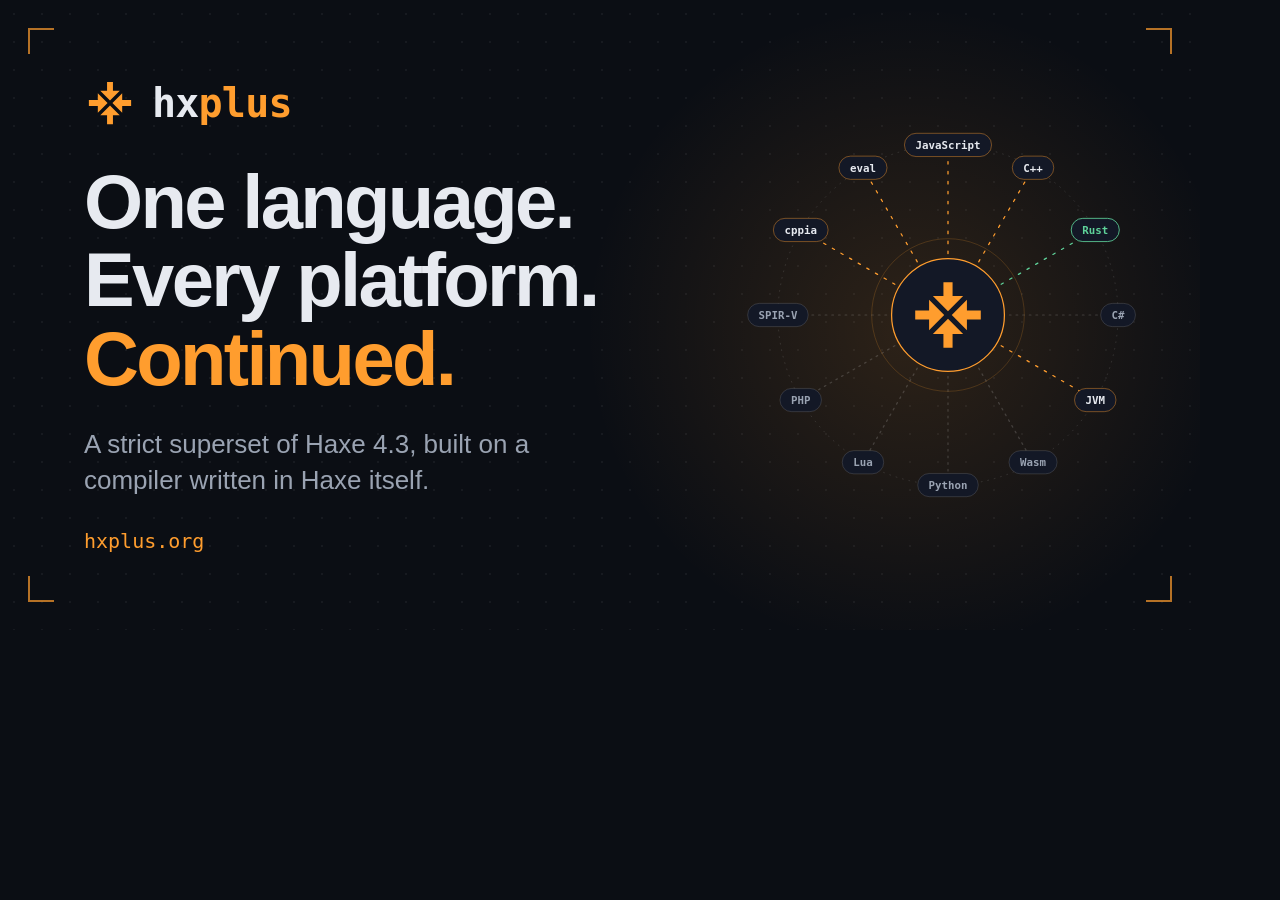
<file: _dev/og-image.html>
<!DOCTYPE html>
<html lang="en">
<head>
<meta charset="utf-8">
<title>og image source</title>
<style>
  /* Rendered to assets/og-image.png at exactly 1200x630. See DEPLOY.md. */
  * { margin:0; padding:0; box-sizing:border-box; }
  html, body { width:1200px; height:630px; overflow:hidden; background:#0b0e14; }
  .card {
    width:1200px; height:630px; position:relative; overflow:hidden;
    display:grid; grid-template-columns: 640px 1fr; align-items:center;
    padding:0 40px 0 84px;
    font-family:-apple-system,BlinkMacSystemFont,"Segoe UI",Roboto,Arial,sans-serif;
    color:#e7eaf0;
    background-color:#0b0e14;
    background-image: radial-gradient(rgba(255,255,255,.05) 1.2px, transparent 1.4px);
    background-size: 28px 28px;
  }
  .glow { position:absolute; right:-160px; top:-120px; width:900px; height:900px; pointer-events:none;
          background:radial-gradient(closest-side, rgba(255,157,46,.14), transparent 72%); }
  /* registration marks in the four corners */
  .tick { position:absolute; width:26px; height:26px; border-color:rgba(255,157,46,.7); border-style:solid; }
  .tl { left:28px; top:28px; border-width:2px 0 0 2px; }
  .tr { right:28px; top:28px; border-width:2px 2px 0 0; }
  .bl { left:28px; bottom:28px; border-width:0 0 2px 2px; }
  .br { right:28px; bottom:28px; border-width:0 2px 2px 0; }
  .copy { position:relative; }
  .brand { display:flex; align-items:center; gap:16px; margin-bottom:34px; }
  .brand img { width:52px; height:52px; }
  .brand span { font-family:"Cascadia Code",Consolas,monospace; font-size:40px; font-weight:700; letter-spacing:-.02em; }
  .plus { color:#ff9d2e; }
  h1 { font-size:76px; line-height:1.03; letter-spacing:-.035em; font-weight:800; }
  h1 .accent { color:#ff9d2e; }
  p { margin-top:28px; font-size:26px; color:#9aa3b2; max-width:19em; line-height:1.4; }
  .url { margin-top:30px; font-family:"Cascadia Code",Consolas,monospace; font-size:20px; color:#ff9d2e; }
  .visual { position:relative; display:flex; justify-content:center; }
  .orbit { width:448px; height:448px; }
  .orbit-ring { fill:none; stroke:rgba(255,255,255,.14); stroke-dasharray:2 6; }
  .orbit-ring-inner { stroke:rgba(255,157,46,.45); stroke-dasharray:none; opacity:.5; }
  .ray { stroke-width:1.5; stroke-linecap:round; }
  .ray-t1 { stroke:#ff9d2e; stroke-dasharray:3 9; }
  .ray-go { stroke:#5fd39a; stroke-dasharray:3 9; }
  .ray-plan { stroke:rgba(255,255,255,.16); stroke-dasharray:2 6; }
  .core circle { fill:#131826; stroke:#ff9d2e; stroke-width:1.5; }
  .core-arm { fill:#ff9d2e; }
  .node rect { fill:#131826; stroke:rgba(255,255,255,.16); }
  .node text { font-family:"Cascadia Code",Consolas,monospace; font-size:13px; font-weight:600; text-anchor:middle; fill:#9aa3b2; }
  .node-t1 rect { stroke:rgba(255,157,46,.5); }
  .node-t1 text { fill:#e7eaf0; }
  .node-go rect { stroke:#5fd39a; }
  .node-go text { fill:#5fd39a; }
</style>
</head>
<body>
  <div class="card">
    <div class="glow"></div>
    <span class="tick tl"></span><span class="tick tr"></span><span class="tick bl"></span><span class="tick br"></span>
    <div class="copy">
      <div class="brand"><img src="../assets/logo.svg" alt=""><span>hx<span class="plus">plus</span></span></div>
      <h1>One language.<br>Every platform.<br><span class="accent">Continued.</span></h1>
      <p>A strict superset of Haxe 4.3, built on a compiler written in Haxe itself.</p>
      <div class="url">hxplus.org</div>
    </div>
    <div class="visual">
      <svg class="orbit" viewBox="0 0 540 540" role="img" aria-labelledby="orbitTitle">
        <title id="orbitTitle">One hx+ source compiling to JavaScript, C++, Rust, C#, JVM, WebAssembly, Python, Lua, PHP, SPIR-V shaders, cppia and eval</title>
        <circle class="orbit-ring" cx="270" cy="270" r="205"/>
        <circle class="orbit-ring orbit-ring-inner" cx="270" cy="270" r="92"/>
        <g class="rays">
          <line class="ray ray-t1" style="--i:0" x1="270.0" y1="196.0" x2="270.0" y2="65.0"/>
          <line class="ray ray-t1" style="--i:1" x1="307.0" y1="205.9" x2="372.5" y2="92.5"/>
          <line class="ray ray-go" style="--i:2" x1="334.1" y1="233.0" x2="447.5" y2="167.5"/>
          <line class="ray ray-plan" style="--i:3" x1="344.0" y1="270.0" x2="475.0" y2="270.0"/>
          <line class="ray ray-t1" style="--i:4" x1="334.1" y1="307.0" x2="447.5" y2="372.5"/>
          <line class="ray ray-plan" style="--i:5" x1="307.0" y1="334.1" x2="372.5" y2="447.5"/>
          <line class="ray ray-plan" style="--i:6" x1="270.0" y1="344.0" x2="270.0" y2="475.0"/>
          <line class="ray ray-plan" style="--i:7" x1="233.0" y1="334.1" x2="167.5" y2="447.5"/>
          <line class="ray ray-plan" style="--i:8" x1="205.9" y1="307.0" x2="92.5" y2="372.5"/>
          <line class="ray ray-plan" style="--i:9" x1="196.0" y1="270.0" x2="65.0" y2="270.0"/>
          <line class="ray ray-t1" style="--i:10" x1="205.9" y1="233.0" x2="92.5" y2="167.5"/>
          <line class="ray ray-t1" style="--i:11" x1="233.0" y1="205.9" x2="167.5" y2="92.5"/>
        </g>
        <g class="core" transform="translate(270 270)">
          <circle r="68"/>
          <g transform="scale(0.19) translate(-256 -256)">
            <polygon class="core-arm" points="227,48 285,48 285,136 352,136 256,232 160,136 227,136"/>
            <polygon class="core-arm" transform="rotate(90 256 256)" points="227,48 285,48 285,136 352,136 256,232 160,136 227,136"/>
            <polygon class="core-arm" transform="rotate(180 256 256)" points="227,48 285,48 285,136 352,136 256,232 160,136 227,136"/>
            <polygon class="core-arm" transform="rotate(270 256 256)" points="227,48 285,48 285,136 352,136 256,232 160,136 227,136"/>
          </g>
        </g>
        <g class="nodes">
          <g class="node node-t1" transform="translate(270.0 65.0)"><rect x="-52.5" y="-14" width="105" height="28" rx="14"/><text y="4.6">JavaScript</text></g>
          <g class="node node-t1" transform="translate(372.5 92.5)"><rect x="-25" y="-14" width="50" height="28" rx="14"/><text y="4.6">C++</text></g>
          <g class="node node-go" transform="translate(447.5 167.5)"><rect x="-29" y="-14" width="58" height="28" rx="14"/><text y="4.6">Rust</text></g>
          <g class="node node-plan" transform="translate(475.0 270.0)"><rect x="-21" y="-14" width="42" height="28" rx="14"/><text y="4.6">C#</text></g>
          <g class="node node-t1" transform="translate(447.5 372.5)"><rect x="-25" y="-14" width="50" height="28" rx="14"/><text y="4.6">JVM</text></g>
          <g class="node node-plan" transform="translate(372.5 447.5)"><rect x="-29" y="-14" width="58" height="28" rx="14"/><text y="4.6">Wasm</text></g>
          <g class="node node-plan" transform="translate(270.0 475.0)"><rect x="-36.5" y="-14" width="73" height="28" rx="14"/><text y="4.6">Python</text></g>
          <g class="node node-plan" transform="translate(167.5 447.5)"><rect x="-25" y="-14" width="50" height="28" rx="14"/><text y="4.6">Lua</text></g>
          <g class="node node-plan" transform="translate(92.5 372.5)"><rect x="-25" y="-14" width="50" height="28" rx="14"/><text y="4.6">PHP</text></g>
          <g class="node node-plan" transform="translate(65.0 270.0)"><rect x="-36.5" y="-14" width="73" height="28" rx="14"/><text y="4.6">SPIR-V</text></g>
          <g class="node node-t1" transform="translate(92.5 167.5)"><rect x="-33" y="-14" width="66" height="28" rx="14"/><text y="4.6">cppia</text></g>
          <g class="node node-t1" transform="translate(167.5 92.5)"><rect x="-29" y="-14" width="58" height="28" rx="14"/><text y="4.6">eval</text></g>
        </g>
      </svg>
    </div>
  </div>
</body>
</html>
</file>
<file: assets/style.css>
/* hx+ site styles. No dependencies, no external requests, system fonts.
 *
 * Visual language, all derived from the mark:
 *   - corner "ticks": registration marks on panels, the plus in the mark
 *   - a faint blueprint grid behind the page
 *   - one source radiating to every target (the hero diagram)
 *   - numbered section indexes, as in a spec
 */

:root {
  --bg: #0b0e14;
  --bg-alt: #0f131c;
  --panel: #131826;
  --panel-2: #171d2c;
  --border: rgba(255, 255, 255, 0.08);
  --border-strong: rgba(255, 255, 255, 0.14);
  --text: #e7eaf0;
  --muted: #9aa3b2;
  --faint: #6b7484;
  --accent: #ff9d2e;
  --accent-2: #ffb054;
  --accent-soft: rgba(255, 157, 46, 0.12);
  --accent-line: rgba(255, 157, 46, 0.45);
  --ink: #ff9d2e;              /* structure: labels, marks, rules. Same as the accent in dark */
  --ink-soft: rgba(255, 157, 46, 0.12);
  --ink-line: rgba(255, 157, 46, 0.45);
  --green: #5fd39a;
  --blue: #6fb7ff;
  --grid: rgba(255, 255, 255, 0.045);
  --tick: rgba(255, 255, 255, 0.22);
  --header-bg: rgba(11, 14, 20, 0.82);
  --shadow: 0 24px 60px rgba(0, 0, 0, 0.45);
  --radius: 10px;
  --font: -apple-system, BlinkMacSystemFont, "Segoe UI", Roboto, "Helvetica Neue", Arial, sans-serif;
  --mono: "Cascadia Code", "JetBrains Mono", "SF Mono", Consolas, "Liberation Mono", Menlo, monospace;
  color-scheme: dark;
}

:root[data-theme="light"] {
  /* Drafting paper, not cream: a white sheet ruled in faint blue, navy ink for structure,
     and orange held back for the mark, the main actions and whatever is live. */
  --bg: #ffffff;
  --bg-alt: #f3f6fb;
  --panel: #ffffff;
  --panel-2: #f8fafd;
  --border: rgba(18, 42, 86, 0.13);
  --border-strong: rgba(18, 42, 86, 0.22);
  --text: #0e1a2e;
  --muted: #475468;
  --faint: #7d8aa0;
  --accent: #e2620a;
  --accent-2: #f07a1f;
  --accent-soft: rgba(226, 98, 10, 0.09);
  --accent-line: rgba(226, 98, 10, 0.45);
  --ink: #1d46b0;
  --ink-soft: rgba(29, 70, 176, 0.07);
  --ink-line: rgba(29, 70, 176, 0.35);
  --green: #0f8a55;
  --blue: #1d46b0;
  --grid: rgba(29, 70, 176, 0.055);
  --tick: rgba(29, 70, 176, 0.5);
  --header-bg: rgba(255, 255, 255, 0.86);
  --shadow: 0 18px 44px rgba(14, 26, 46, 0.12);
  color-scheme: light;
}

/* Graph paper rather than the dark theme's dot grid: fine rules on the same 28px pitch. */
:root[data-theme="light"] body {
  background-image:
    linear-gradient(var(--grid) 1px, transparent 1px),
    linear-gradient(90deg, var(--grid) 1px, transparent 1px);
  background-size: 28px 28px;
}

:root[data-theme="light"] .hero::before {
  background: radial-gradient(closest-side, rgba(29, 70, 176, 0.06), transparent 72%);
}

* { margin: 0; padding: 0; box-sizing: border-box; }

html { scroll-behavior: smooth; scroll-padding-top: 72px; }

@media (prefers-reduced-motion: reduce) {
  html { scroll-behavior: auto; }
  *, *::before, *::after { transition: none !important; animation: none !important; }
}

body {
  font-family: var(--font);
  background-color: var(--bg);
  /* blueprint grid: fine dots on a 28px pitch */
  background-image: radial-gradient(var(--grid) 1px, transparent 1.2px);
  background-size: 28px 28px;
  color: var(--text);
  line-height: 1.6;
  -webkit-font-smoothing: antialiased;
}

::selection { background: var(--accent); color: #16100a; }

a { color: var(--ink); }

.skip-link {
  position: absolute;
  left: -9999px;
  top: 0;
  z-index: 100;
  background: var(--accent);
  color: #16100a;
  font-weight: 600;
  padding: 12px 20px;
  border-radius: 0 0 8px 0;
}

.skip-link:focus { left: 0; }

:focus-visible {
  outline: 2px solid var(--accent);
  outline-offset: 3px;
  border-radius: 4px;
}

.container {
  max-width: 1120px;
  margin: 0 auto;
  padding: 0 24px;
}

code {
  font-family: var(--mono);
  font-size: 0.9em;
  background: var(--ink-soft);
  color: var(--ink);
  padding: 0.1em 0.35em;
  border-radius: 5px;
}

/* ---------- Corner ticks ----------
 * Registration marks at each corner of a panel. Eight 1px strokes drawn as
 * background layers on a pseudo-element, so they sit over the border and
 * cost no markup. They brighten to the accent on hover. */

/* Registered so the tick colour can transition on hover. */
@property --t {
  syntax: "<color>";
  inherits: false;
  initial-value: transparent;
}

.ticks { position: relative; }

.ticks::after {
  --t: var(--tick);
  --l: 10px;
  content: "";
  position: absolute;
  inset: -1px;
  pointer-events: none;
  border-radius: inherit;
  background:
    linear-gradient(var(--t) 0 0) 0 0 / var(--l) 1px,
    linear-gradient(var(--t) 0 0) 0 0 / 1px var(--l),
    linear-gradient(var(--t) 0 0) 100% 0 / var(--l) 1px,
    linear-gradient(var(--t) 0 0) 100% 0 / 1px var(--l),
    linear-gradient(var(--t) 0 0) 0 100% / var(--l) 1px,
    linear-gradient(var(--t) 0 0) 0 100% / 1px var(--l),
    linear-gradient(var(--t) 0 0) 100% 100% / var(--l) 1px,
    linear-gradient(var(--t) 0 0) 100% 100% / 1px var(--l);
  background-repeat: no-repeat;
  transition: --t 0.2s;
}

.ticks:hover::after { --t: var(--ink); }

/* ---------- Header ---------- */

.site-header {
  position: sticky;
  top: 0;
  z-index: 50;
  background: var(--header-bg);
  backdrop-filter: blur(12px) saturate(140%);
  -webkit-backdrop-filter: blur(12px) saturate(140%);
  border-bottom: 1px solid var(--border);
}

.header-inner {
  display: flex;
  align-items: center;
  gap: 24px;
  height: 60px;
}

.brand {
  display: inline-flex;
  align-items: center;
  font-family: var(--mono);
  font-size: 1.3rem;
  font-weight: 700;
  color: var(--text);
  text-decoration: none;
  letter-spacing: -0.02em;
}

.logo { width: 22px; height: 22px; display: block; margin-right: 9px; }

.brand .plus { color: var(--accent); }

.site-nav {
  display: flex;
  gap: 20px;
  margin-left: auto;
}

.site-nav a {
  position: relative;
  color: var(--muted);
  text-decoration: none;
  font-size: 0.92rem;
  transition: color 0.15s;
}

.site-nav a:hover,
.site-nav a.current { color: var(--text); }

.site-nav a.current::after {
  content: "";
  position: absolute;
  left: 0; right: 0;
  bottom: -19px;
  height: 2px;
  background: var(--ink);
}

.site-nav .nav-out { color: var(--accent); }
.site-nav .nav-out:hover { color: var(--accent-2); }

/* ---------- Buttons ---------- */

.btn {
  display: inline-flex;
  align-items: center;
  gap: 8px;
  padding: 11px 22px;
  border-radius: 8px;
  font-size: 0.96rem;
  font-weight: 600;
  text-decoration: none;
  border: 1px solid var(--border-strong);
  color: var(--text);
  background: transparent;
  transition: transform 0.12s, background 0.15s, border-color 0.15s, box-shadow 0.15s;
}

.btn:hover { transform: translateY(-1px); border-color: var(--muted); }

.btn-primary {
  background: var(--accent);
  border-color: var(--accent);
  color: #16100a;
  box-shadow: 0 10px 30px rgba(255, 157, 46, 0.22);
}

.btn-primary:hover { background: var(--accent-2); border-color: var(--accent-2); }

.btn-small { padding: 7px 14px; font-size: 0.86rem; }

[aria-disabled="true"] { opacity: 0.55; cursor: default; pointer-events: none; }

/* ---------- Header controls ---------- */

.theme-toggle {
  background: none;
  border: 1px solid var(--border);
  border-radius: 8px;
  color: var(--muted);
  width: 34px; height: 34px;
  cursor: pointer;
  font-size: 0.95rem;
  line-height: 1;
  transition: color 0.15s, border-color 0.15s;
}

.theme-toggle:hover { color: var(--text); border-color: var(--muted); }

.tt-moon { display: none; }
:root[data-theme="light"] .tt-sun { display: none; }
:root[data-theme="light"] .tt-moon { display: inline; }

.nav-toggle {
  display: none;
  background: none;
  border: 1px solid var(--border);
  border-radius: 8px;
  padding: 10px;
  cursor: pointer;
  flex-direction: column;
  gap: 4px;
}

.nav-toggle span {
  display: block;
  width: 18px;
  height: 2px;
  background: var(--text);
  border-radius: 2px;
}

/* ---------- Hero ---------- */

.hero {
  position: relative;
  padding: 76px 0 64px;
  overflow: hidden;
}

.hero::before {
  content: "";
  position: absolute;
  z-index: -1;
  top: -180px;
  right: -120px;
  width: 820px;
  height: 820px;
  background: radial-gradient(closest-side, var(--accent-soft), transparent 72%);
  pointer-events: none;
}

.hero-grid {
  display: grid;
  grid-template-columns: 1.05fr 1fr;
  gap: 48px;
  align-items: center;
}

.hero-grid > * { min-width: 0; }

.badges { display: flex; gap: 8px; flex-wrap: wrap; margin-bottom: 26px; }

.badge {
  display: inline-flex;
  align-items: center;
  gap: 7px;
  font-family: var(--mono);
  font-size: 0.72rem;
  font-weight: 600;
  letter-spacing: 0.02em;
  padding: 5px 11px;
  border-radius: 999px;
  border: 1px solid var(--border-strong);
  color: var(--muted);
  background: var(--bg);
}

.badge-live {
  color: var(--accent);
  border-color: var(--accent-line);
  background: var(--accent-soft);
}

.live-dot {
  width: 7px; height: 7px;
  border-radius: 50%;
  background: var(--accent);
  box-shadow: 0 0 0 0 var(--accent-line);
  animation: pulse 2.4s ease-out infinite;
}

@keyframes pulse {
  0%   { box-shadow: 0 0 0 0 var(--accent-line); }
  70%  { box-shadow: 0 0 0 7px transparent; }
  100% { box-shadow: 0 0 0 0 transparent; }
}

.hero h1 {
  font-size: clamp(2.5rem, 5.4vw, 4rem);
  line-height: 1.04;
  letter-spacing: -0.035em;
  font-weight: 800;
  margin-bottom: 22px;
}

.accent { color: var(--accent); }

.lede {
  color: var(--muted);
  font-size: 1.06rem;
  margin-bottom: 30px;
  max-width: 34em;
}

.lede strong { color: var(--text); }

.cta-row { display: flex; gap: 12px; flex-wrap: wrap; }

.cta-center { justify-content: center; }

/* ---------- Hero diagram ---------- */

.hero-visual { position: relative; }

.orbit {
  display: block;
  width: 100%;
  max-width: 540px;
  height: auto;
  margin: 0 auto;
  overflow: visible;
}

.orbit-ring {
  fill: none;
  stroke: var(--border-strong);
  stroke-dasharray: 2 6;
}

.orbit-ring-inner { stroke: var(--accent-line); stroke-dasharray: none; opacity: 0.5; }

.ray {
  stroke-width: 1.5;
  stroke-linecap: round;
}

/* Tier 1 and in-progress rays carry "flow" outward from the source. */
.ray-t1, .ray-go {
  stroke: var(--accent);
  stroke-dasharray: 3 9;
  animation: flow 1.6s linear infinite;
  animation-delay: calc(var(--i) * -0.13s);
}

.ray-go { stroke: var(--green); }

.ray-plan {
  stroke: var(--border-strong);
  stroke-dasharray: 2 6;
}

@keyframes flow { to { stroke-dashoffset: -24; } }

.core circle {
  fill: var(--panel);
  stroke: var(--accent);
  stroke-width: 1.5;
}

.core-arm { fill: var(--accent); }

.node rect {
  fill: var(--panel);
  stroke: var(--border-strong);
  stroke-width: 1;
}

.node text {
  font-family: var(--mono);
  font-size: 13px;
  font-weight: 600;
  text-anchor: middle;
  fill: var(--muted);
}

.node-t1 rect { stroke: var(--accent-line); }
.node-t1 text { fill: var(--text); }
.node-go rect { stroke: var(--green); }
.node-go text { fill: var(--green); }

.orbit-legend {
  list-style: none;
  display: flex;
  justify-content: center;
  gap: 18px;
  margin-top: 14px;
  font-family: var(--mono);
  font-size: 0.72rem;
  color: var(--muted);
}

.orbit-legend li { display: inline-flex; align-items: center; gap: 7px; }

.key {
  display: inline-block;
  width: 9px; height: 9px;
  border-radius: 50%;
  flex: none;
}

.key-t1   { background: var(--accent); }
.key-go   { background: var(--green); }
.key-plan { background: transparent; border: 1.5px solid var(--muted); }
.key-cons { background: transparent; border: 1.5px dashed var(--faint); }
.key-t2   { background: var(--blue); }

/* ---------- Spec strip ---------- */

.spec {
  border-top: 1px solid var(--border);
  border-bottom: 1px solid var(--border);
  background: var(--bg);
}

.spec-grid {
  display: grid;
  grid-template-columns: repeat(4, 1fr);
}

.spec-item {
  padding: 26px 22px;
  border-left: 1px solid var(--border);
}

.spec-item:last-child { border-right: 1px solid var(--border); }

.spec-num {
  display: block;
  font-family: var(--mono);
  font-size: 1.85rem;
  font-weight: 700;
  letter-spacing: -0.02em;
  color: var(--ink);
  line-height: 1.1;
}

.spec-label {
  display: block;
  color: var(--muted);
  font-size: 0.84rem;
  margin-top: 8px;
  max-width: 20em;
}

/* ---------- Sections ---------- */

.section { padding: 92px 0; }

.section-alt {
  background: var(--bg-alt);
  border-top: 1px solid var(--border);
  border-bottom: 1px solid var(--border);
}

.eyebrow {
  display: flex;
  align-items: center;
  gap: 12px;
  font-family: var(--mono);
  font-size: 0.74rem;
  font-weight: 700;
  letter-spacing: 0.16em;
  text-transform: uppercase;
  color: var(--ink);
  margin-bottom: 14px;
}

.eyebrow-center { justify-content: center; }

.idx {
  color: var(--faint);
  letter-spacing: 0.04em;
  padding-right: 12px;
  border-right: 1px solid var(--border-strong);
}

.section h2 {
  font-size: clamp(1.8rem, 3.4vw, 2.5rem);
  letter-spacing: -0.025em;
  line-height: 1.15;
  margin-bottom: 16px;
}

.section-lede {
  color: var(--muted);
  max-width: 46em;
  margin-bottom: 40px;
  font-size: 1.03rem;
}

.section-lede strong { color: var(--text); }

.section-lede-tight { margin-top: -26px; margin-bottom: 30px; }

/* ---------- Cards ---------- */

.cards { display: grid; gap: 18px; }

.cards-2 { grid-template-columns: repeat(2, 1fr); }
.cards-3 { grid-template-columns: repeat(3, 1fr); }

.card {
  background: var(--panel);
  border: 1px solid var(--border);
  border-radius: var(--radius);
  padding: 24px;
  transition: border-color 0.15s, transform 0.15s;
}

.card:hover { transform: translateY(-2px); }

.card-wide { grid-column: 1 / -1; }

.card h3 { font-size: 1.04rem; margin-bottom: 10px; letter-spacing: -0.005em; }

.card p { color: var(--muted); font-size: 0.94rem; }

/* ---------- Code windows ---------- */

/* Code windows stay dark in both themes. */
.code-window {
  background: #11151f;
  border: 1px solid rgba(255, 255, 255, 0.09);
  border-radius: var(--radius);
  overflow: hidden;
  box-shadow: var(--shadow);
}

.code-titlebar {
  display: flex;
  align-items: center;
  gap: 8px;
  padding: 10px 16px;
  border-bottom: 1px solid rgba(255, 255, 255, 0.07);
  background: rgba(255, 255, 255, 0.025);
}

.code-filename {
  font-family: var(--mono);
  font-size: 0.78rem;
  color: #9aa3b2;
}

.code-tag {
  margin-left: auto;
  font-family: var(--mono);
  font-size: 0.68rem;
  font-weight: 700;
  color: #ff9d2e;
  border: 1px solid rgba(255, 157, 46, 0.4);
  border-radius: 999px;
  padding: 1px 8px;
}

.code-window pre {
  padding: 18px 20px;
  overflow-x: auto;
  font-family: var(--mono);
  font-size: 0.85rem;
  line-height: 1.7;
}

.code-window pre code,
.pm-code code {
  background: none;
  padding: 0;
  color: #d7dce6;
  font-size: 1em;
}

.k { color: #ff9d2e; }   /* keywords */
.c { color: #6b7484; }   /* comments */
.s { color: #5fd39a; }   /* strings */
.n { color: #6fb7ff; }   /* numbers */
.f { color: #c792ea; }   /* function names */

.code-links {
  display: flex;
  justify-content: center;
  gap: 10px;
  margin-top: 14px;
}

.code-caption {
  margin-top: 14px;
  font-family: var(--mono);
  font-size: 0.8rem;
  color: var(--muted);
  text-align: center;
}

/* ---------- Lineage (self-hosting precedent) ---------- */

.precedent {
  background: var(--panel);
  border: 1px solid var(--border);
  border-radius: var(--radius);
  padding: 26px 28px;
  margin-bottom: 48px;
}

.precedent-title {
  font-size: 1.02rem;
  font-weight: 600;
  margin-bottom: 18px;
}

.lineage { list-style: none; }

.lineage li {
  display: grid;
  grid-template-columns: 96px 150px 1fr;
  gap: 14px;
  align-items: baseline;
  padding: 9px 0;
  border-bottom: 1px dashed var(--border);
  font-size: 0.92rem;
}

.lineage li:last-child { border-bottom: none; }

.plang { font-weight: 700; }

.pfrom {
  font-family: var(--mono);
  font-size: 0.8rem;
  color: var(--faint);
}

.pto { color: var(--muted); }

.lineage-now {
  margin: 6px -14px 0;
  padding: 11px 14px !important;
  border: 1px solid var(--accent-line) !important;
  border-radius: 8px;
  background: var(--accent-soft);
}

.lineage-now .plang,
.lineage-now .pto { color: var(--accent); font-weight: 700; }

.precedent-note {
  margin-top: 18px;
  color: var(--muted);
  font-size: 0.9rem;
}

/* ---------- Compiler section ---------- */

.compiler-grid {
  display: grid;
  grid-template-columns: 1.05fr 1fr;
  gap: 48px;
  align-items: center;
}

.compiler-grid > * { min-width: 0; }

.checklist { list-style: none; }

.checklist li {
  position: relative;
  padding: 0 0 18px 30px;
  color: var(--muted);
  font-size: 0.97rem;
}

.checklist li:last-child { padding-bottom: 0; }

.checklist li::before {
  content: "+";
  position: absolute;
  left: 0; top: -1px;
  font-family: var(--mono);
  font-size: 1.1rem;
  color: var(--ink);
  font-weight: 700;
}

.checklist strong { color: var(--text); }

/* ---------- Browser band ---------- */

.browser-band { overflow: hidden; }

.browser-grid {
  display: grid;
  grid-template-columns: 1fr 1.08fr;
  gap: 56px;
  align-items: center;
}

.browser-grid > * { min-width: 0; }

.playground-mock {
  background: #0d1119;
  border: 1px solid rgba(255, 255, 255, 0.1);
  border-radius: var(--radius);
  box-shadow: var(--shadow);
  overflow: visible;
}

.pm-bar {
  display: flex;
  align-items: center;
  justify-content: space-between;
  padding: 10px 14px;
  border-bottom: 1px solid rgba(255, 255, 255, 0.07);
}

.pm-brand {
  display: inline-flex;
  align-items: center;
  gap: 7px;
  font-family: var(--mono);
  font-size: 0.82rem;
  font-weight: 700;
  color: #e7eaf0;
}

.pm-brand img { width: 15px; height: 15px; }

.pm-brand .plus { color: #ff9d2e; }

.pm-run {
  font-size: 0.74rem;
  font-weight: 700;
  color: #16100a;
  background: #ff9d2e;
  border-radius: 6px;
  padding: 4px 10px;
}

.pm-body {
  display: grid;
  grid-template-columns: 1fr;
}

.pm-code {
  margin: 0;
  padding: 16px 18px;
  font-family: var(--mono);
  font-size: 0.78rem;
  line-height: 1.7;
  overflow-x: auto;
  border-bottom: 1px solid rgba(255, 255, 255, 0.07);
}

.pm-out {
  display: flex;
  flex-direction: column;
  gap: 4px;
  padding: 14px 18px 16px;
  background: rgba(255, 255, 255, 0.02);
  font-family: var(--mono);
  font-size: 0.74rem;
}

.pm-out-head {
  font-size: 0.66rem;
  letter-spacing: 0.14em;
  text-transform: uppercase;
  color: #6b7484;
  margin-bottom: 4px;
}

.pm-line { color: #d7dce6; }

.pm-meta {
  margin-top: 8px;
  color: #5fd39a;
  font-size: 0.68rem;
}

/* ---------- Language ---------- */

.language-intro {
  display: grid;
  grid-template-columns: 1fr 1.1fr;
  gap: 48px;
  align-items: center;
  margin-bottom: 44px;
}

.language-intro > * { min-width: 0; }

.language-intro .section-lede { margin-bottom: 0; }

/* ---------- Pipeline chips ---------- */

.pipeline {
  margin-top: 52px;
  padding-top: 44px;
  border-top: 1px dashed var(--border-strong);
}

.pipeline-title { font-size: 1.1rem; margin-bottom: 24px; }

.chip-group {
  display: grid;
  grid-template-columns: 170px 1fr;
  gap: 16px;
  align-items: start;
  margin-bottom: 18px;
}

.chip-label {
  font-family: var(--mono);
  font-size: 0.7rem;
  font-weight: 700;
  letter-spacing: 0.14em;
  text-transform: uppercase;
  color: var(--muted);
  padding-top: 7px;
}

.chips { display: flex; flex-wrap: wrap; gap: 8px; }

.chip {
  font-family: var(--mono);
  font-size: 0.78rem;
  color: var(--muted);
  background: var(--panel);
  border: 1px solid var(--border);
  border-radius: 6px;
  padding: 5px 11px;
  transition: color 0.15s, border-color 0.15s;
}

.chip:hover { color: var(--ink); border-color: var(--ink-line); }

.chip-deep { border-style: dashed; border-color: var(--border-strong); background: transparent; }

.pipeline-note {
  margin-top: 22px;
  color: var(--muted);
  font-size: 0.9rem;
  max-width: 52em;
}

/* ---------- Target board ---------- */

.board {
  display: grid;
  grid-template-columns: 1fr 1.25fr 1fr;
  gap: 18px;
}

.board-col {
  background: var(--panel);
  border: 1px solid var(--border);
  border-radius: var(--radius);
  padding: 22px 22px 18px;
}

.board-head {
  display: flex;
  align-items: center;
  gap: 9px;
  font-weight: 700;
  font-size: 1rem;
  padding-bottom: 14px;
  margin-bottom: 6px;
  border-bottom: 1px solid var(--border);
}

.board-sub {
  margin-left: auto;
  font-family: var(--mono);
  font-size: 0.68rem;
  font-weight: 500;
  color: var(--faint);
}

.board ul { list-style: none; }

.board li {
  display: flex;
  justify-content: space-between;
  gap: 12px;
  padding: 8px 0;
  font-size: 0.94rem;
  border-bottom: 1px dashed var(--border);
}

.board li:last-child { border-bottom: none; }

.aside {
  font-family: var(--mono);
  font-size: 0.74rem;
  color: var(--faint);
}

.board li.going { color: var(--green); font-weight: 600; }
.board li.going .aside { color: var(--green); }

.board-foot {
  display: flex;
  gap: 9px;
  align-items: baseline;
  margin-top: 14px;
  padding-top: 14px;
  border-top: 1px solid var(--border);
  font-size: 0.82rem;
  color: var(--muted);
}

.board-foot .key { transform: translateY(1px); }

/* ---------- Target notes ---------- */

.notes-grid {
  display: grid;
  grid-template-columns: 1fr 1fr;
  gap: 18px;
  margin-top: 30px;
}

.note-card {
  border-left: 2px solid var(--ink);
  padding: 4px 0 4px 18px;
}

.note-card h4 { font-size: 0.98rem; margin-bottom: 6px; }

.note-card p { color: var(--muted); font-size: 0.92rem; }

/* ---------- How a target plugs in ---------- */

.plug {
  margin-top: 60px;
  padding-top: 52px;
  border-top: 1px dashed var(--border-strong);
}

.plug-title {
  font-size: 1.4rem;
  letter-spacing: -0.015em;
  margin-bottom: 12px;
}

.plug-lede {
  color: var(--muted);
  font-size: 0.97rem;
  max-width: 48em;
  margin-bottom: 30px;
}

/* the pipeline: core stages muted, target-owned stages in the accent */
.flow {
  list-style: none;
  display: grid;
  grid-template-columns: repeat(7, 1fr);
  gap: 22px;
  margin-bottom: 30px;
  counter-reset: stage;
}

.flow li {
  position: relative;
  display: flex;
  flex-direction: column;
  gap: 4px;
  padding: 12px 12px 11px;
  background: var(--panel);
  border: 1px solid var(--border);
  border-radius: 8px;
  min-width: 0;
}

/* connector arrow between stages */
.flow li + li::before {
  content: "";
  position: absolute;
  left: -17px;
  top: 50%;
  width: 12px;
  height: 1px;
  background: var(--border-strong);
}

.flow li + li::after {
  content: "";
  position: absolute;
  left: -8px;
  top: calc(50% - 3px);
  border: 3px solid transparent;
  border-left: 4px solid var(--border-strong);
}

.flow-name {
  font-family: var(--mono);
  font-size: 0.8rem;
  font-weight: 700;
  color: var(--text);
}

.flow-who {
  font-family: var(--mono);
  font-size: 0.66rem;
  color: var(--faint);
}

.flow-target {
  border-color: var(--accent-line) !important;
  background: var(--accent-soft) !important;
}

.flow-target .flow-who { color: var(--accent); }

.flow-mixed { border-style: dashed !important; border-color: var(--accent-line) !important; }

.flow-mixed .flow-who { color: var(--accent); }

.plug-grid {
  display: grid;
  grid-template-columns: repeat(3, 1fr);
  gap: 22px;
  margin-bottom: 28px;
}

.plug-item h4 {
  font-size: 0.98rem;
  margin-bottom: 6px;
}

.plug-item p { color: var(--muted); font-size: 0.92rem; }

.plug-note { max-width: 52em; }

@media (max-width: 980px) {
  .flow { grid-template-columns: repeat(4, 1fr); }
  .flow li:nth-child(5)::before, .flow li:nth-child(5)::after { display: none; }
  .plug-grid { grid-template-columns: 1fr; gap: 16px; }
}

@media (max-width: 640px) {
  .flow { grid-template-columns: 1fr 1fr; gap: 10px 22px; }
  .flow li:nth-child(odd)::before, .flow li:nth-child(odd)::after { display: none; }
}

/* ---------- Shader block ---------- */

.shader-block {
  display: grid;
  grid-template-columns: 1fr 1fr;
  gap: 44px;
  align-items: center;
  margin-top: 60px;
  padding-top: 52px;
  border-top: 1px dashed var(--border-strong);
}

.shader-block > * { min-width: 0; }

.shader-kicker {
  font-family: var(--mono);
  font-size: 0.72rem;
  font-weight: 700;
  letter-spacing: 0.16em;
  text-transform: uppercase;
  color: var(--ink);
  margin-bottom: 10px;
}

.shader-copy h3 {
  font-size: 1.4rem;
  letter-spacing: -0.015em;
  margin-bottom: 14px;
}

.shader-copy p {
  color: var(--muted);
  font-size: 0.96rem;
  margin-bottom: 12px;
}

/* ---------- Engines ---------- */

.engines { margin-top: 60px; }

.engines-title {
  font-size: 1.4rem;
  font-weight: 700;
  letter-spacing: -0.015em;
  margin-bottom: 8px;
}

.engines-lede {
  color: var(--muted);
  max-width: 46em;
  margin-bottom: 24px;
  font-size: 0.98rem;
}

.engine-grid {
  display: grid;
  grid-template-columns: repeat(3, 1fr);
  gap: 18px;
}

.engine {
  background: var(--panel);
  border: 1px solid var(--border);
  border-radius: var(--radius);
  padding: 22px;
}

.engine h4 { font-size: 1.02rem; margin-bottom: 8px; }

.engine p { color: var(--muted); font-size: 0.92rem; }

/* ---------- Status box ---------- */

.status-box {
  border: 1px solid var(--border);
  border-left: 3px solid var(--ink);
  border-radius: var(--radius);
  background: var(--panel);
  padding: 20px 24px;
  margin-bottom: 32px;
}

.status-box p { color: var(--muted); font-size: 0.95rem; }

.status-box strong { color: var(--text); }

/* ---------- Timeline ---------- */

.timeline {
  list-style: none;
  position: relative;
  margin-left: 6px;
}

.timeline::before {
  content: "";
  position: absolute;
  left: 0;
  top: 8px;
  bottom: 8px;
  border-left: 1px dashed var(--border-strong);
}

.timeline li {
  position: relative;
  padding: 0 0 34px 34px;
}

.timeline li:last-child { padding-bottom: 0; }

/* each phase is marked with a small plus, solid while underway */
.timeline li::before {
  content: "+";
  position: absolute;
  left: -8px;
  top: 2px;
  width: 17px; height: 17px;
  display: flex;
  align-items: center;
  justify-content: center;
  font-family: var(--mono);
  font-size: 0.85rem;
  font-weight: 700;
  line-height: 1;
  color: var(--faint);
  background: var(--bg);
  border: 1px solid var(--border-strong);
  border-radius: 4px;
}

.timeline li.is-active::before {
  color: #16100a;
  background: var(--accent);
  border-color: var(--accent);
}

.phase-state {
  display: inline-block;
  font-family: var(--mono);
  font-size: 0.66rem;
  font-weight: 700;
  letter-spacing: 0.12em;
  text-transform: uppercase;
  color: var(--faint);
  margin-bottom: 4px;
}

.timeline li.is-active .phase-state { color: var(--accent); }

.timeline h3 { font-size: 1.1rem; margin-bottom: 6px; }

.timeline p { color: var(--muted); font-size: 0.95rem; max-width: 46em; }

/* ---------- Whitepaper CTA ---------- */

.whitepaper-cta { text-align: center; }

.whitepaper-cta .section-lede { margin-left: auto; margin-right: auto; }

/* ---------- Invitation ---------- */

.invitation { margin-top: 60px; text-align: left; }

.invitation-title {
  font-size: 1.3rem;
  font-weight: 700;
  text-align: center;
  margin-bottom: 26px;
}

.invite-grid {
  display: grid;
  grid-template-columns: repeat(3, 1fr);
  gap: 18px;
}

.invite {
  background: var(--panel);
  border: 1px solid var(--border);
  border-radius: var(--radius);
  padding: 22px;
}

.invite-num {
  display: block;
  font-family: var(--mono);
  font-size: 0.78rem;
  font-weight: 700;
  color: var(--ink);
  margin-bottom: 10px;
}

.invite h4 { font-size: 1.02rem; margin-bottom: 8px; }

.invite p { color: var(--muted); font-size: 0.92rem; }

.invitation-close {
  text-align: center;
  margin-top: 30px;
  font-size: 1.05rem;
  color: var(--text);
}

/* ---------- FAQ ---------- */

/* Questions read best narrow, but the heading keeps the page's left edge. */
.faq details { max-width: 860px; }

.faq details {
  border: 1px solid var(--border);
  border-radius: var(--radius);
  background: var(--panel);
  margin-bottom: 10px;
  overflow: hidden;
  transition: border-color 0.15s;
}

.faq details[open] { border-color: var(--ink-line); }

.faq summary {
  cursor: pointer;
  padding: 17px 20px;
  font-weight: 600;
  list-style: none;
  position: relative;
  padding-right: 48px;
}

.faq summary::-webkit-details-marker { display: none; }

.faq summary::after {
  content: "+";
  position: absolute;
  right: 20px;
  top: 50%;
  transform: translateY(-50%) rotate(0deg);
  font-family: var(--mono);
  color: var(--ink);
  font-size: 1.2rem;
  font-weight: 400;
  transition: transform 0.2s;
}

.faq details[open] summary::after { transform: translateY(-50%) rotate(45deg); }

.faq details p {
  padding: 0 20px 18px;
  color: var(--muted);
  font-size: 0.95rem;
}

/* ---------- Footer ---------- */

.site-footer {
  border-top: 1px solid var(--border);
  padding: 44px 0;
  background: var(--bg);
}

.footer-inner {
  display: flex;
  justify-content: space-between;
  align-items: flex-end;
  gap: 24px;
}

.brand-footer { font-size: 1.12rem; }

.footer-tag { color: var(--muted); font-size: 0.9rem; margin-top: 6px; }

.footer-links { display: flex; gap: 20px; }

.footer-links a {
  color: var(--muted);
  text-decoration: none;
  font-size: 0.9rem;
}

.footer-links a:hover { color: var(--ink); }

.footer-meta { text-align: right; }

.footer-meta p { color: var(--muted); font-size: 0.84rem; }

/* ---------- Whitepaper page ---------- */

.doc-page { padding: 56px 0 84px; }

.doc-layout {
  display: grid;
  grid-template-columns: minmax(0, 760px) 220px;
  gap: 56px;
  justify-content: center;
  align-items: start;
}

.doc h1 {
  font-size: clamp(2rem, 4vw, 2.8rem);
  letter-spacing: -0.03em;
  line-height: 1.1;
  margin-bottom: 18px;
}

.doc h2 {
  font-size: 1.5rem;
  letter-spacing: -0.02em;
  line-height: 1.25;
  margin: 48px 0 14px;
  padding-top: 26px;
  border-top: 1px dashed var(--border-strong);
  scroll-margin-top: 80px;
}

.doc h3 {
  font-size: 1.12rem;
  margin: 30px 0 10px;
  scroll-margin-top: 80px;
}

.doc p,
.doc li {
  color: var(--muted);
  font-size: 1.02rem;
  line-height: 1.75;
}

.doc p { margin-bottom: 16px; }
.doc strong { color: var(--text); }
.doc ul, .doc ol { margin: 0 0 18px 22px; }
.doc li { margin-bottom: 8px; }
.doc a { color: var(--ink); }
.doc hr { border: none; border-top: 1px solid var(--border); margin: 34px 0; }
.doc hr + h2 { border-top: none; padding-top: 0; margin-top: 0; }

.doc .table-wrap { overflow-x: auto; margin: 0 0 20px; }
.doc table { border-collapse: collapse; width: 100%; font-size: 0.95rem; }
.doc th, .doc td { text-align: left; padding: 9px 12px; border-bottom: 1px solid var(--border); }
.doc th { color: var(--text); font-size: 0.78rem; text-transform: uppercase; letter-spacing: 0.05em; }
.doc td { color: var(--muted); }

.doc .qa { margin-bottom: 18px; }
.doc .qa .q { margin-bottom: 4px; }

.doc-toc { position: sticky; top: 84px; font-size: 0.88rem; }

.doc-toc-title {
  font-family: var(--mono);
  font-size: 0.7rem;
  font-weight: 700;
  letter-spacing: 0.14em;
  text-transform: uppercase;
  color: var(--faint);
  margin-bottom: 10px;
}

.doc-toc ol { list-style: none; border-left: 1px solid var(--border); }
.doc-toc a { display: block; padding: 5px 0 5px 14px; color: var(--muted); text-decoration: none; }
.doc-toc a:hover { color: var(--ink); }

/* The whitepaper header has two links and no menu button, so they always show. */
@media (max-width: 980px) {
  .site-nav.doc-nav {
    display: flex;
    position: static;
    flex-direction: row;
    gap: 16px;
    margin-left: auto;
    padding: 0;
    background: none;
    border: none;
  }
  .site-nav.doc-nav a { padding: 0; border: none; font-size: 0.92rem; }
  .doc-layout { grid-template-columns: minmax(0, 1fr); }
  .doc-toc { display: none; }
}

/* ---------- Responsive ---------- */

@media (max-width: 980px) {
  .hero-grid { grid-template-columns: 1fr; gap: 36px; }
  .orbit { max-width: 460px; }
  .spec-grid { grid-template-columns: 1fr 1fr; }
  .spec-item:nth-child(2) { border-right: 1px solid var(--border); }
  .spec-item:nth-child(-n+2) { border-bottom: 1px solid var(--border); }
  .compiler-grid,
  .browser-grid,
  .language-intro { grid-template-columns: 1fr; gap: 36px; }
  .cards-3 { grid-template-columns: 1fr 1fr; }
  .board { grid-template-columns: 1fr 1fr; }
  .board-col:nth-child(2) { grid-row: span 2; }
  .engine-grid, .invite-grid { grid-template-columns: 1fr; }
  .notes-grid { grid-template-columns: 1fr; }
  .shader-block { grid-template-columns: 1fr; gap: 30px; }

  .site-nav {
    display: none;
    position: absolute;
    top: 60px;
    left: 0;
    right: 0;
    margin-left: 0;
    flex-direction: column;
    gap: 0;
    background: var(--bg);
    border-bottom: 1px solid var(--border);
    padding: 6px 24px 14px;
  }

  .site-nav.open { display: flex; }

  .site-nav a {
    padding: 12px 0;
    font-size: 1.02rem;
    border-bottom: 1px solid var(--border);
  }

  .site-nav a:last-child { border-bottom: none; }
  .site-nav a.current::after { display: none; }

  .nav-toggle { display: flex; }

  .theme-toggle { margin-left: auto; }

  .header-inner { gap: 12px; }
}

@media (max-width: 640px) {
  .hero { padding: 48px 0 44px; }
  .section { padding: 64px 0; }
  .spec-num { font-size: 1.5rem; }
  .spec-item { padding: 20px 16px; }
  .cards-2, .cards-3 { grid-template-columns: 1fr; }
  .board { grid-template-columns: 1fr; }
  .board-col:nth-child(2) { grid-row: auto; }
  .lineage li { grid-template-columns: 1fr; gap: 1px; }
  .precedent { padding: 20px; }
  .chip-group { grid-template-columns: 1fr; gap: 8px; }
  .chip-label { padding-top: 0; }
  .orbit-legend { gap: 12px; flex-wrap: wrap; }
  .footer-inner { flex-direction: column; align-items: flex-start; }
  .footer-meta { text-align: left; }
}
</file>
